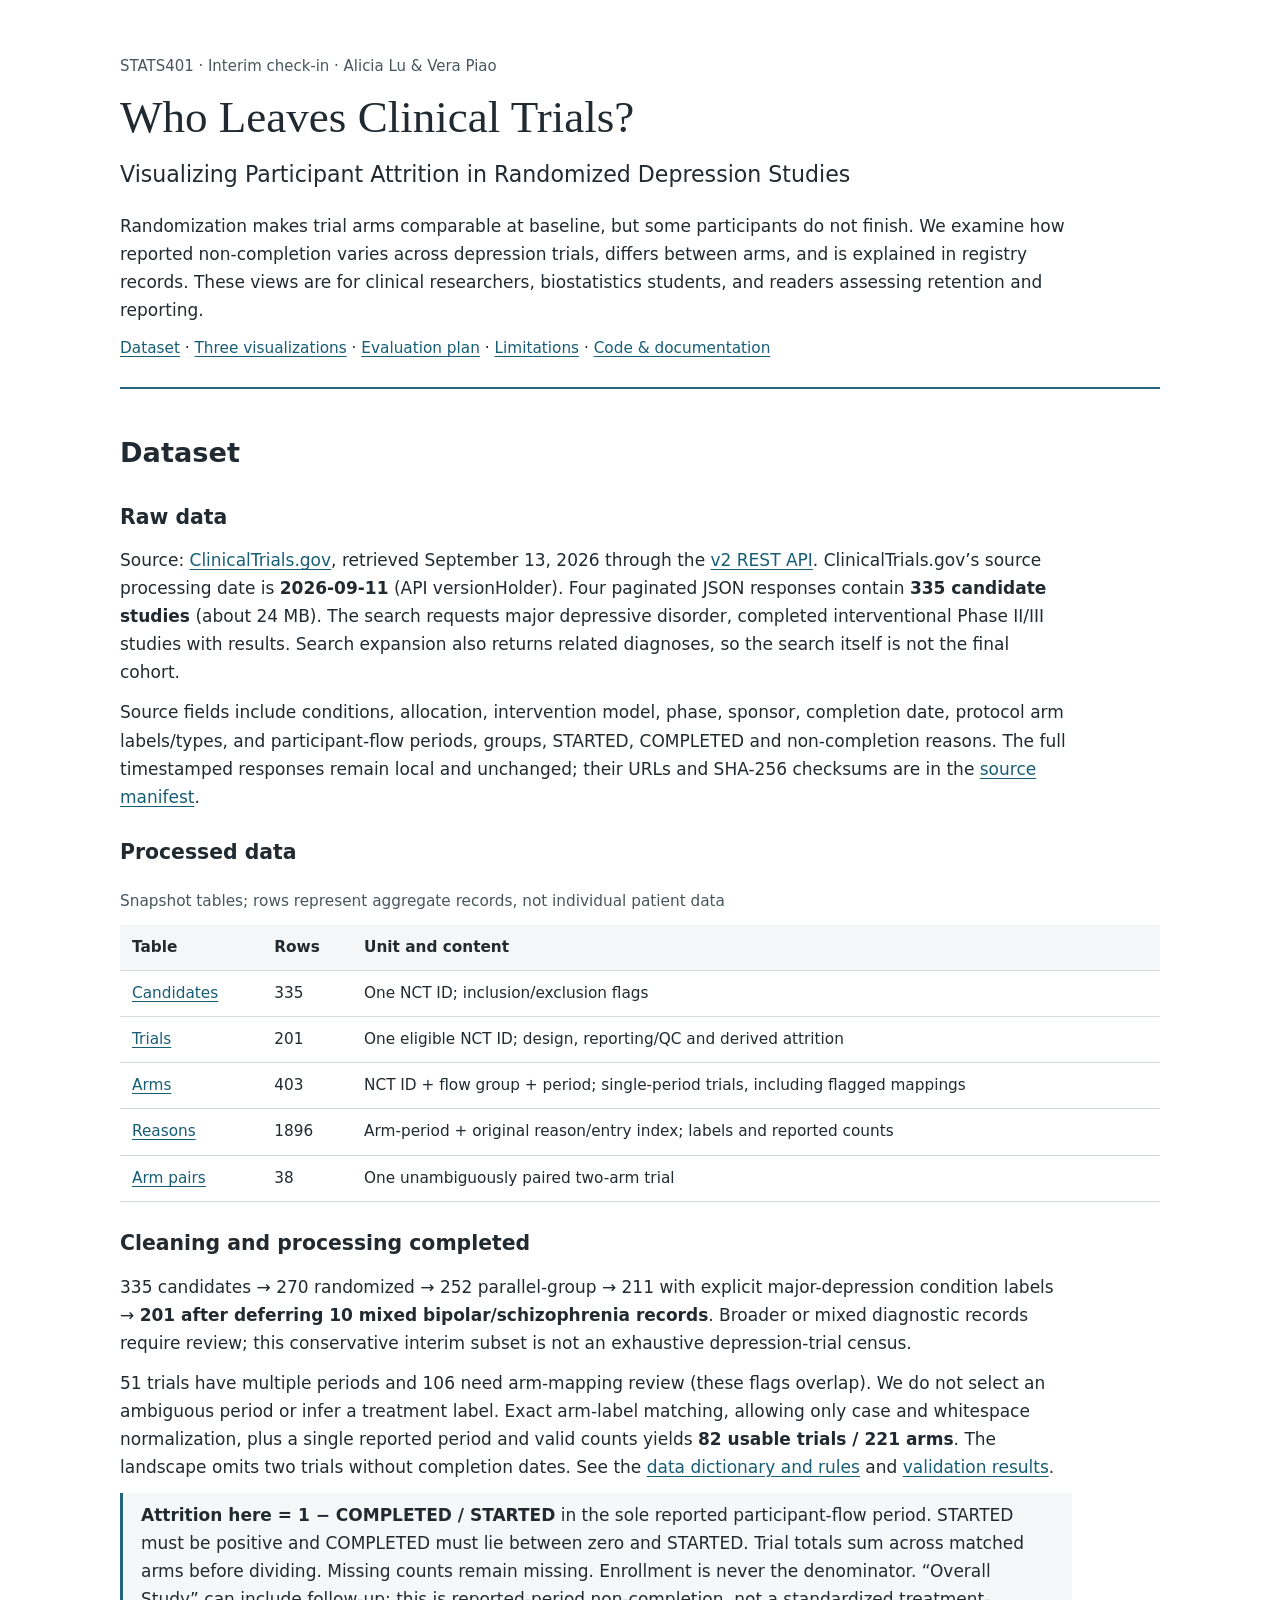
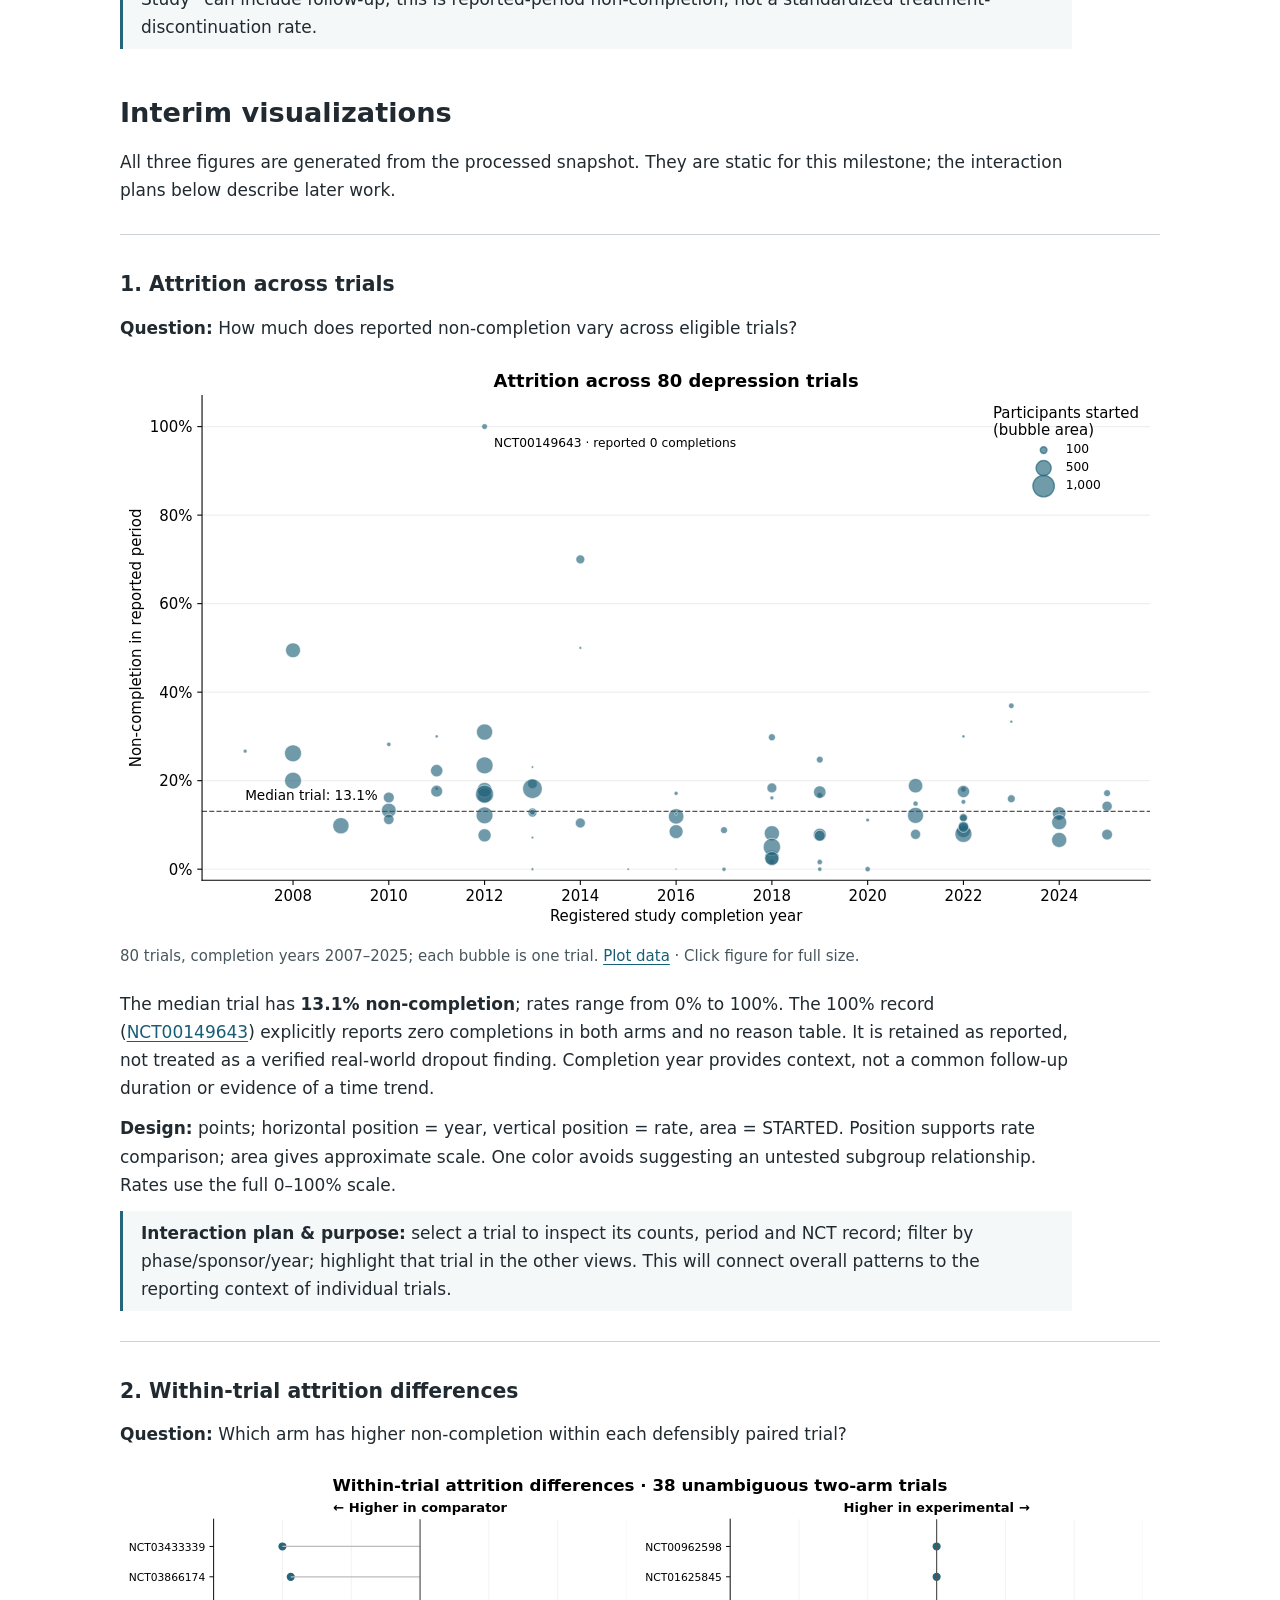
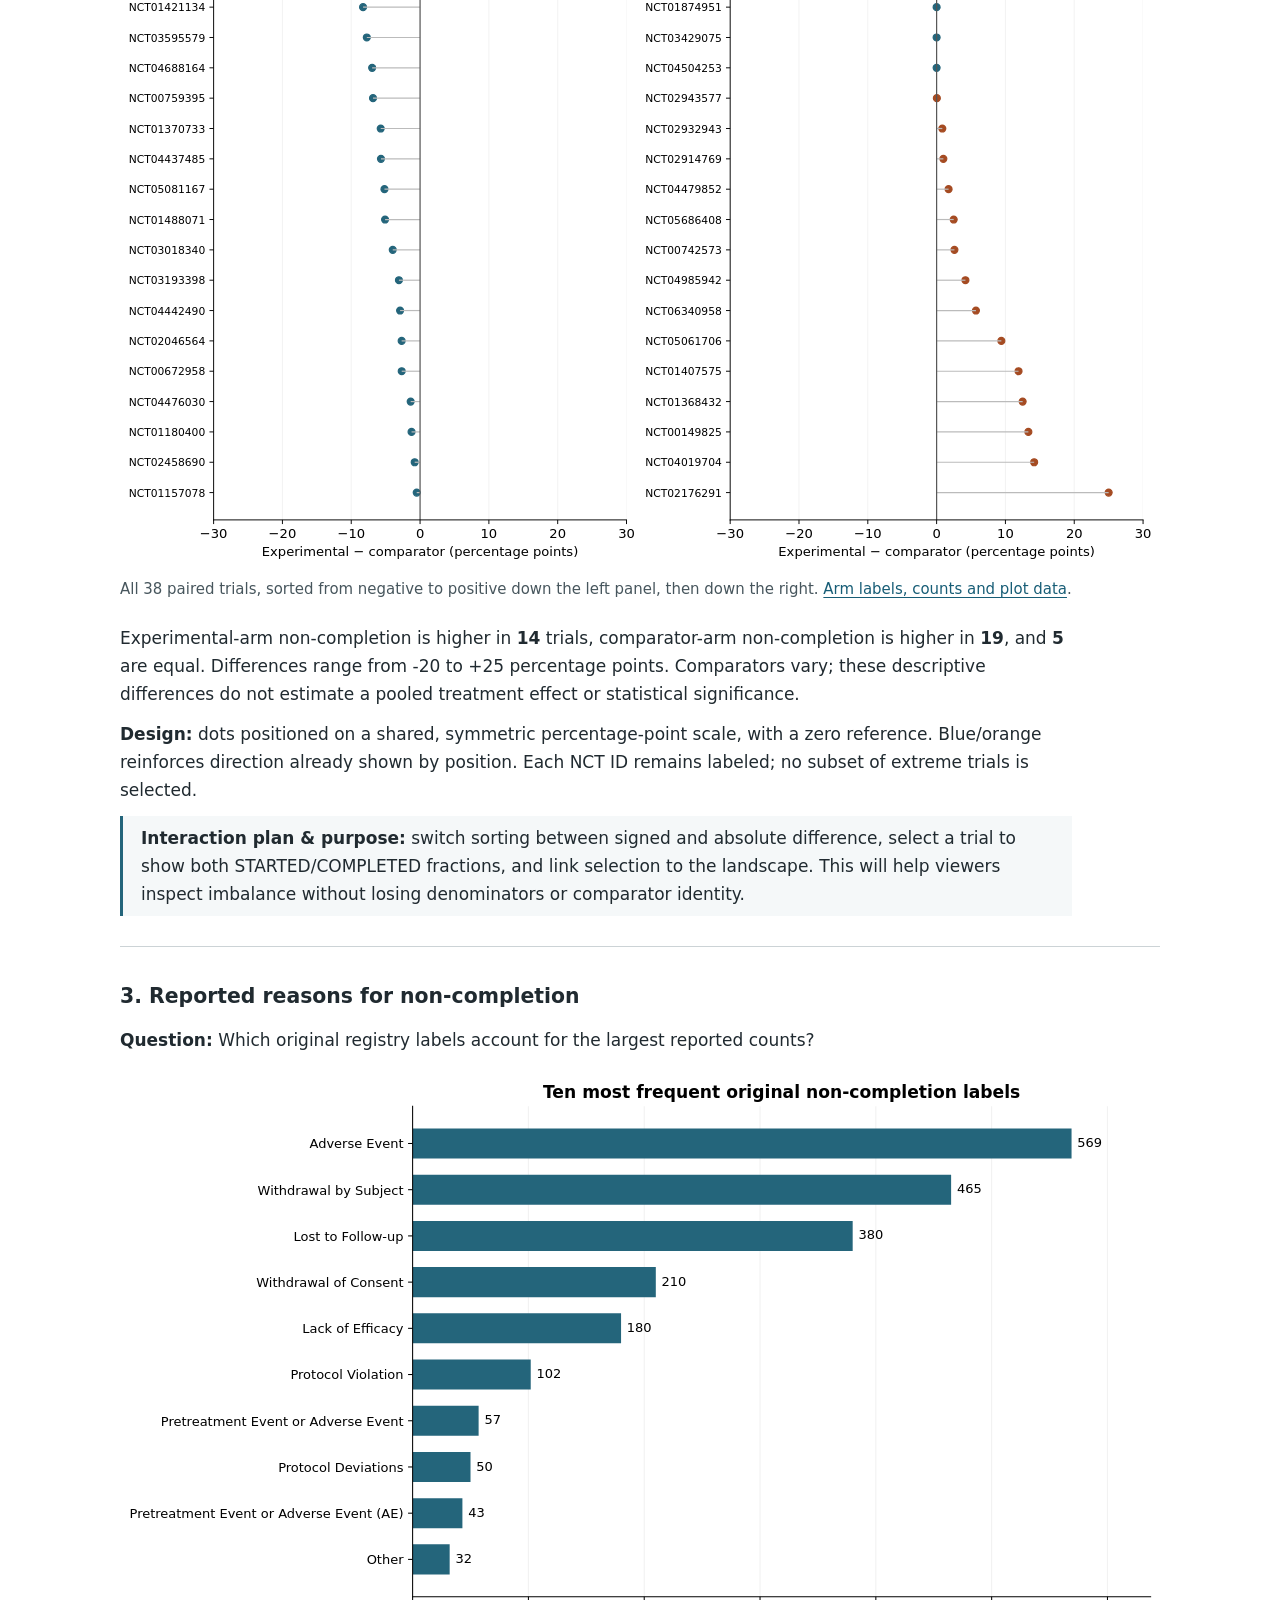
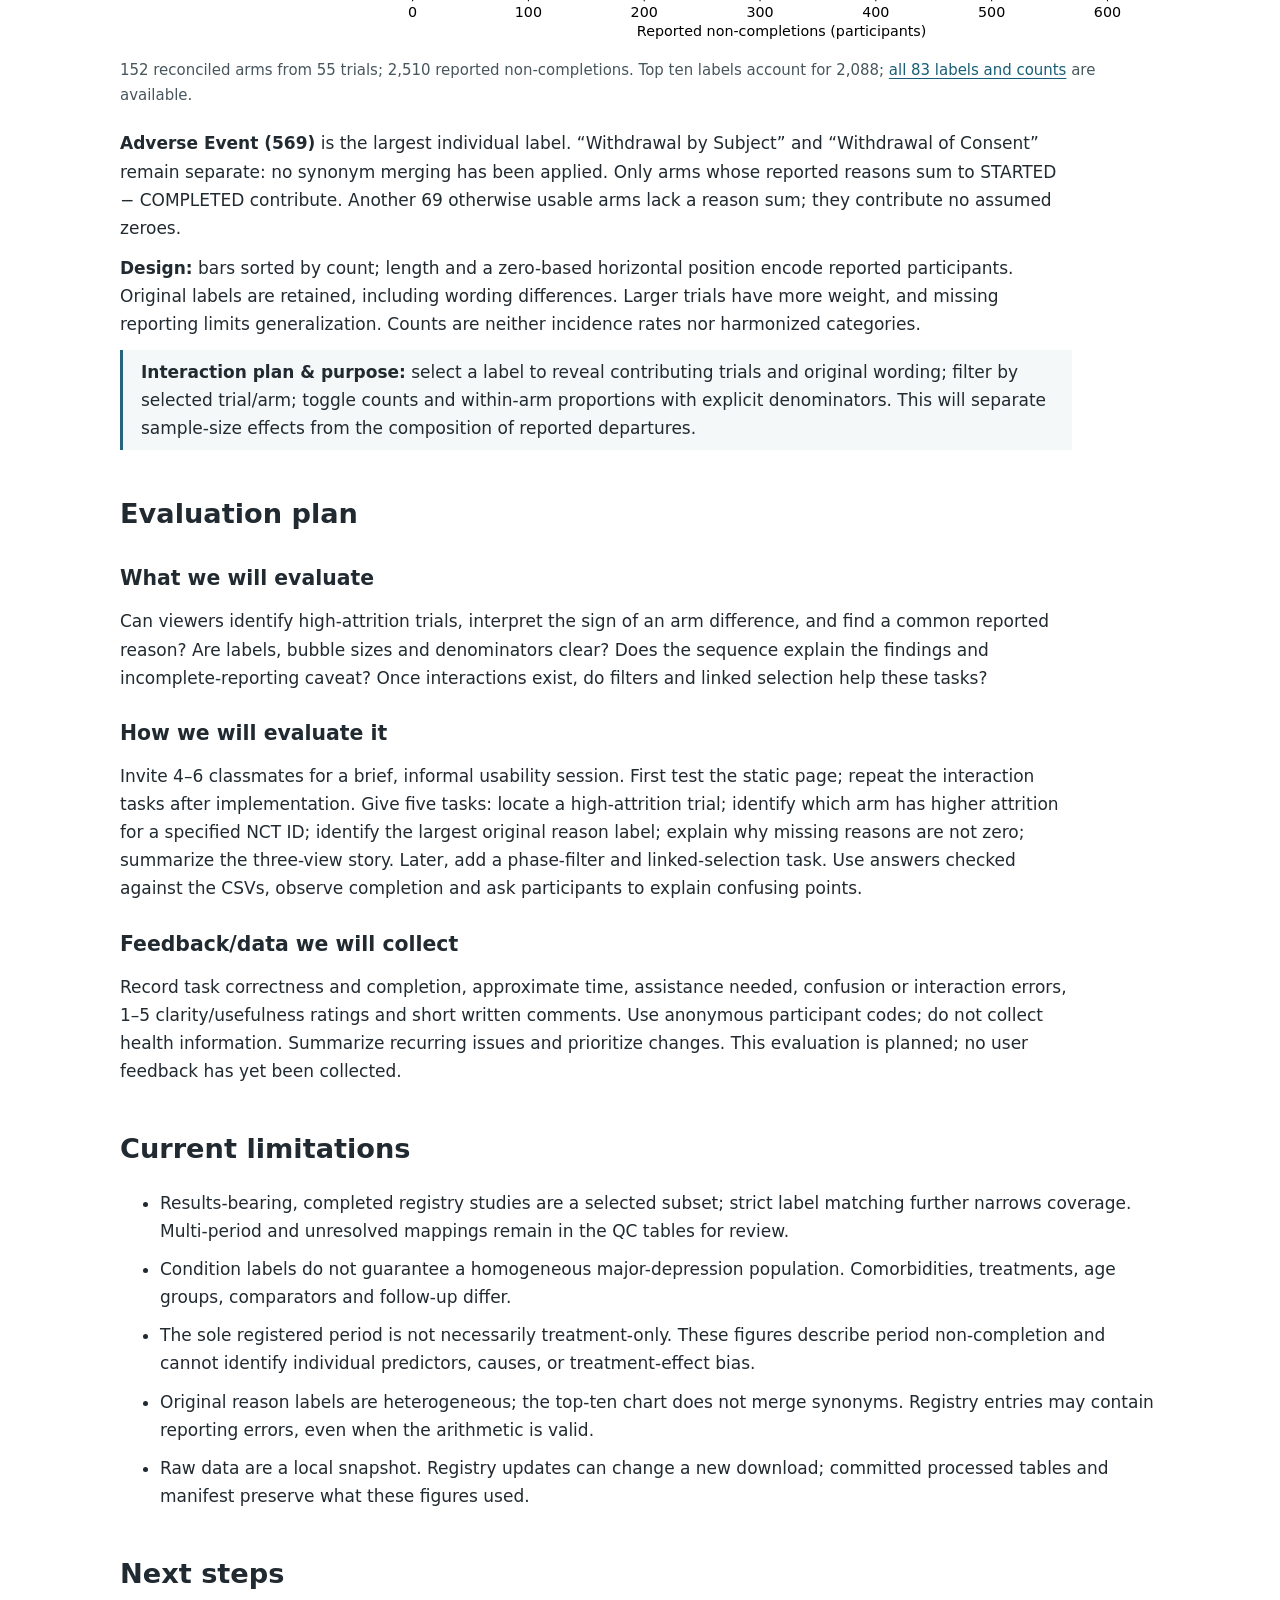
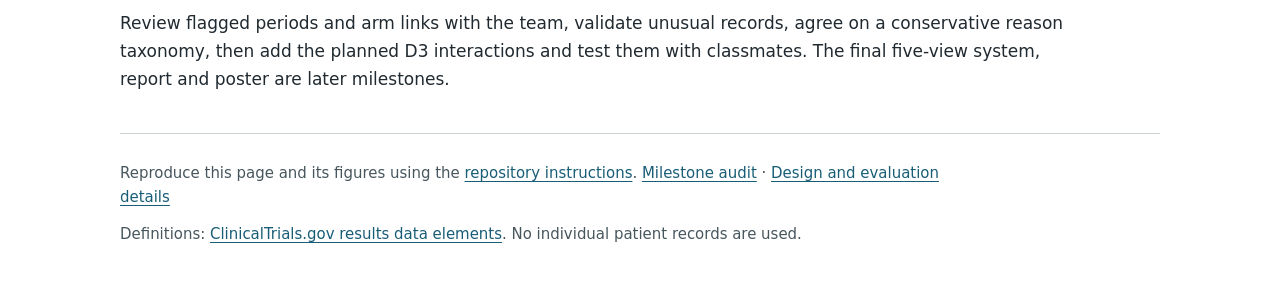
<file: index.html>
<!doctype html>
<html lang="en"><head><meta charset="utf-8"><meta name="viewport" content="width=device-width,initial-scale=1"><title>Who Leaves Clinical Trials? · STATS401 Interim Check-In</title><meta name="description" content="Three static views of participant attrition in randomized depression trials, with reproducible registry data and evaluation plans."><link rel="stylesheet" href="style.css"></head>
<body><main><header><p class="eyebrow">STATS401 · Interim check-in · Alicia Lu &amp; Vera Piao</p><h1>Who Leaves Clinical Trials?</h1><p class="subtitle">Visualizing Participant Attrition in Randomized Depression Studies</p><p>Randomization makes trial arms comparable at baseline, but some participants do not finish. We examine how reported non-completion varies across depression trials, differs between arms, and is explained in registry records. These views are for clinical researchers, biostatistics students, and readers assessing retention and reporting.</p><nav aria-label="Page sections"><a href="#dataset">Dataset</a> · <a href="#visualizations">Three visualizations</a> · <a href="#evaluation">Evaluation plan</a> · <a href="#limitations">Limitations</a> · <a href="https://github.com/AliciaLuGuyun/STATS401---Clinical-Trial-Attrition">Code &amp; documentation</a></nav></header>
<section id="dataset"><h2>Dataset</h2><h3>Raw data</h3><p>Source: <a href="https://clinicaltrials.gov/">ClinicalTrials.gov</a>, retrieved September 13, 2026 through the <a href="https://clinicaltrials.gov/data-api/api">v2 REST API</a>. ClinicalTrials.gov’s source processing date is <strong>2026-09-11</strong> (API versionHolder). Four paginated JSON responses contain <strong>335 candidate studies</strong> (about 24 MB). The search requests major depressive disorder, completed interventional Phase II/III studies with results. Search expansion also returns related diagnoses, so the search itself is not the final cohort.</p><p>Source fields include conditions, allocation, intervention model, phase, sponsor, completion date, protocol arm labels/types, and participant-flow periods, groups, STARTED, COMPLETED and non-completion reasons. The full timestamped responses remain local and unchanged; their URLs and SHA-256 checksums are in the <a href="data/processed/source_manifest.json">source manifest</a>.</p>
<h3>Processed data</h3><div class="table-wrap"><table><caption>Snapshot tables; rows represent aggregate records, not individual patient data</caption><thead><tr><th>Table</th><th>Rows</th><th>Unit and content</th></tr></thead><tbody><tr><td><a href="data/processed/candidates.csv">Candidates</a></td><td>335</td><td>One NCT ID; inclusion/exclusion flags</td></tr><tr><td><a href="data/processed/trials.csv">Trials</a></td><td>201</td><td>One eligible NCT ID; design, reporting/QC and derived attrition</td></tr><tr><td><a href="data/processed/arms.csv">Arms</a></td><td>403</td><td>NCT ID + flow group + period; single-period trials, including flagged mappings</td></tr><tr><td><a href="data/processed/reasons.csv">Reasons</a></td><td>1896</td><td>Arm-period + original reason/entry index; labels and reported counts</td></tr><tr><td><a href="data/processed/pairs.csv">Arm pairs</a></td><td>38</td><td>One unambiguously paired two-arm trial</td></tr></tbody></table></div>
<h3>Cleaning and processing completed</h3><p>335 candidates → 270 randomized → 252 parallel-group → 211 with explicit major-depression condition labels → <strong>201 after deferring 10 mixed bipolar/schizophrenia records</strong>. Broader or mixed diagnostic records require review; this conservative interim subset is not an exhaustive depression-trial census.</p><p>51 trials have multiple periods and 106 need arm-mapping review (these flags overlap). We do not select an ambiguous period or infer a treatment label. Exact arm-label matching, allowing only case and whitespace normalization, plus a single reported period and valid counts yields <strong>82 usable trials / 221 arms</strong>. The landscape omits two trials without completion dates. See the <a href="docs/DATA_DICTIONARY.md">data dictionary and rules</a> and <a href="data/processed/validation.json">validation results</a>.</p><p class="definition"><strong>Attrition here = 1 − COMPLETED / STARTED</strong> in the sole reported participant-flow period. STARTED must be positive and COMPLETED must lie between zero and STARTED. Trial totals sum across matched arms before dividing. Missing counts remain missing. Enrollment is never the denominator. “Overall Study” can include follow-up; this is reported-period non-completion, not a standardized treatment-discontinuation rate.</p></section>
<section id="visualizations"><h2>Interim visualizations</h2><p>All three figures are generated from the processed snapshot. They are static for this milestone; the interaction plans below describe later work.</p>
<article id="landscape"><h3>1. Attrition across trials</h3><p><strong>Question:</strong> How much does reported non-completion vary across eligible trials?</p><figure><a href="figures/01_attrition_landscape.svg" aria-label="Open attrition landscape at full size"><img src="figures/01_attrition_landscape.svg" alt="Scatterplot of 80 trials by completion year and non-completion percentage, with bubble area showing participants started. Median 13.1 percent; rates range from zero to 100 percent."></a><figcaption>80 trials, completion years 2007–2025; each bubble is one trial. <a href="data/processed/plot_landscape.csv">Plot data</a> · Click figure for full size.</figcaption></figure><p>The median trial has <strong>13.1% non-completion</strong>; rates range from 0% to 100%. The 100% record (<a href="https://clinicaltrials.gov/study/NCT00149643?tab=results">NCT00149643</a>) explicitly reports zero completions in both arms and no reason table. It is retained as reported, not treated as a verified real-world dropout finding. Completion year provides context, not a common follow-up duration or evidence of a time trend.</p><p><strong>Design:</strong> points; horizontal position = year, vertical position = rate, area = STARTED. Position supports rate comparison; area gives approximate scale. One color avoids suggesting an untested subgroup relationship. Rates use the full 0–100% scale.</p><p class="plan"><strong>Interaction plan &amp; purpose:</strong> select a trial to inspect its counts, period and NCT record; filter by phase/sponsor/year; highlight that trial in the other views. This will connect overall patterns to the reporting context of individual trials.</p></article>
<article id="differences"><h3>2. Within-trial attrition differences</h3><p><strong>Question:</strong> Which arm has higher non-completion within each defensibly paired trial?</p><figure><a href="figures/02_arm_differences.svg" aria-label="Open arm differences at full size"><img src="figures/02_arm_differences.svg" alt="Diverging dot plot of all 38 paired trials, sorted by experimental minus comparator attrition. Differences range from minus 20 to plus 25 percentage points."></a><figcaption>All 38 paired trials, sorted from negative to positive down the left panel, then down the right. <a href="data/processed/plot_pairs.csv">Arm labels, counts and plot data</a>.</figcaption></figure><p>Experimental-arm non-completion is higher in <strong>14</strong> trials, comparator-arm non-completion is higher in <strong>19</strong>, and <strong>5</strong> are equal. Differences range from -20 to +25 percentage points. Comparators vary; these descriptive differences do not estimate a pooled treatment effect or statistical significance.</p><p><strong>Design:</strong> dots positioned on a shared, symmetric percentage-point scale, with a zero reference. Blue/orange reinforces direction already shown by position. Each NCT ID remains labeled; no subset of extreme trials is selected.</p><p class="plan"><strong>Interaction plan &amp; purpose:</strong> switch sorting between signed and absolute difference, select a trial to show both STARTED/COMPLETED fractions, and link selection to the landscape. This will help viewers inspect imbalance without losing denominators or comparator identity.</p></article>
<article id="reasons"><h3>3. Reported reasons for non-completion</h3><p><strong>Question:</strong> Which original registry labels account for the largest reported counts?</p><figure><a href="figures/03_reported_reasons.svg" aria-label="Open reason chart at full size"><img src="figures/03_reported_reasons.svg" alt="Ranked horizontal bars showing the ten most frequent original reason labels. Adverse Event leads with 569, followed by Withdrawal by Subject with 465 and Lost to Follow-up with 380."></a><figcaption>152 reconciled arms from 55 trials; 2,510 reported non-completions. Top ten labels account for 2,088; <a href="data/processed/plot_reasons_all.csv">all 83 labels and counts</a> are available.</figcaption></figure><p><strong>Adverse Event (569)</strong> is the largest individual label. “Withdrawal by Subject” and “Withdrawal of Consent” remain separate: no synonym merging has been applied. Only arms whose reported reasons sum to STARTED − COMPLETED contribute. Another 69 otherwise usable arms lack a reason sum; they contribute no assumed zeroes.</p><p><strong>Design:</strong> bars sorted by count; length and a zero-based horizontal position encode reported participants. Original labels are retained, including wording differences. Larger trials have more weight, and missing reporting limits generalization. Counts are neither incidence rates nor harmonized categories.</p><p class="plan"><strong>Interaction plan &amp; purpose:</strong> select a label to reveal contributing trials and original wording; filter by selected trial/arm; toggle counts and within-arm proportions with explicit denominators. This will separate sample-size effects from the composition of reported departures.</p></article></section>
<section id="evaluation"><h2>Evaluation plan</h2><h3>What we will evaluate</h3><p>Can viewers identify high-attrition trials, interpret the sign of an arm difference, and find a common reported reason? Are labels, bubble sizes and denominators clear? Does the sequence explain the findings and incomplete-reporting caveat? Once interactions exist, do filters and linked selection help these tasks?</p><h3>How we will evaluate it</h3><p>Invite 4–6 classmates for a brief, informal usability session. First test the static page; repeat the interaction tasks after implementation. Give five tasks: locate a high-attrition trial; identify which arm has higher attrition for a specified NCT ID; identify the largest original reason label; explain why missing reasons are not zero; summarize the three-view story. Later, add a phase-filter and linked-selection task. Use answers checked against the CSVs, observe completion and ask participants to explain confusing points.</p><h3>Feedback/data we will collect</h3><p>Record task correctness and completion, approximate time, assistance needed, confusion or interaction errors, 1–5 clarity/usefulness ratings and short written comments. Use anonymous participant codes; do not collect health information. Summarize recurring issues and prioritize changes. This evaluation is planned; no user feedback has yet been collected.</p></section>
<section id="limitations"><h2>Current limitations</h2><ul><li>Results-bearing, completed registry studies are a selected subset; strict label matching further narrows coverage. Multi-period and unresolved mappings remain in the QC tables for review.</li><li>Condition labels do not guarantee a homogeneous major-depression population. Comorbidities, treatments, age groups, comparators and follow-up differ.</li><li>The sole registered period is not necessarily treatment-only. These figures describe period non-completion and cannot identify individual predictors, causes, or treatment-effect bias.</li><li>Original reason labels are heterogeneous; the top-ten chart does not merge synonyms. Registry entries may contain reporting errors, even when the arithmetic is valid.</li><li>Raw data are a local snapshot. Registry updates can change a new download; committed processed tables and manifest preserve what these figures used.</li></ul><h2>Next steps</h2><p>Review flagged periods and arm links with the team, validate unusual records, agree on a conservative reason taxonomy, then add the planned D3 interactions and test them with classmates. The final five-view system, report and poster are later milestones.</p></section>
<footer><p>Reproduce this page and its figures using the <a href="https://github.com/AliciaLuGuyun/STATS401---Clinical-Trial-Attrition#readme">repository instructions</a>. <a href="docs/INTERIM_AUDIT.md">Milestone audit</a> · <a href="docs/VISUALIZATION_DESIGN.md">Design and evaluation details</a></p><p>Definitions: <a href="https://clinicaltrials.gov/policy/results-definitions">ClinicalTrials.gov results data elements</a>. No individual patient records are used.</p></footer></main></body></html>
</file>
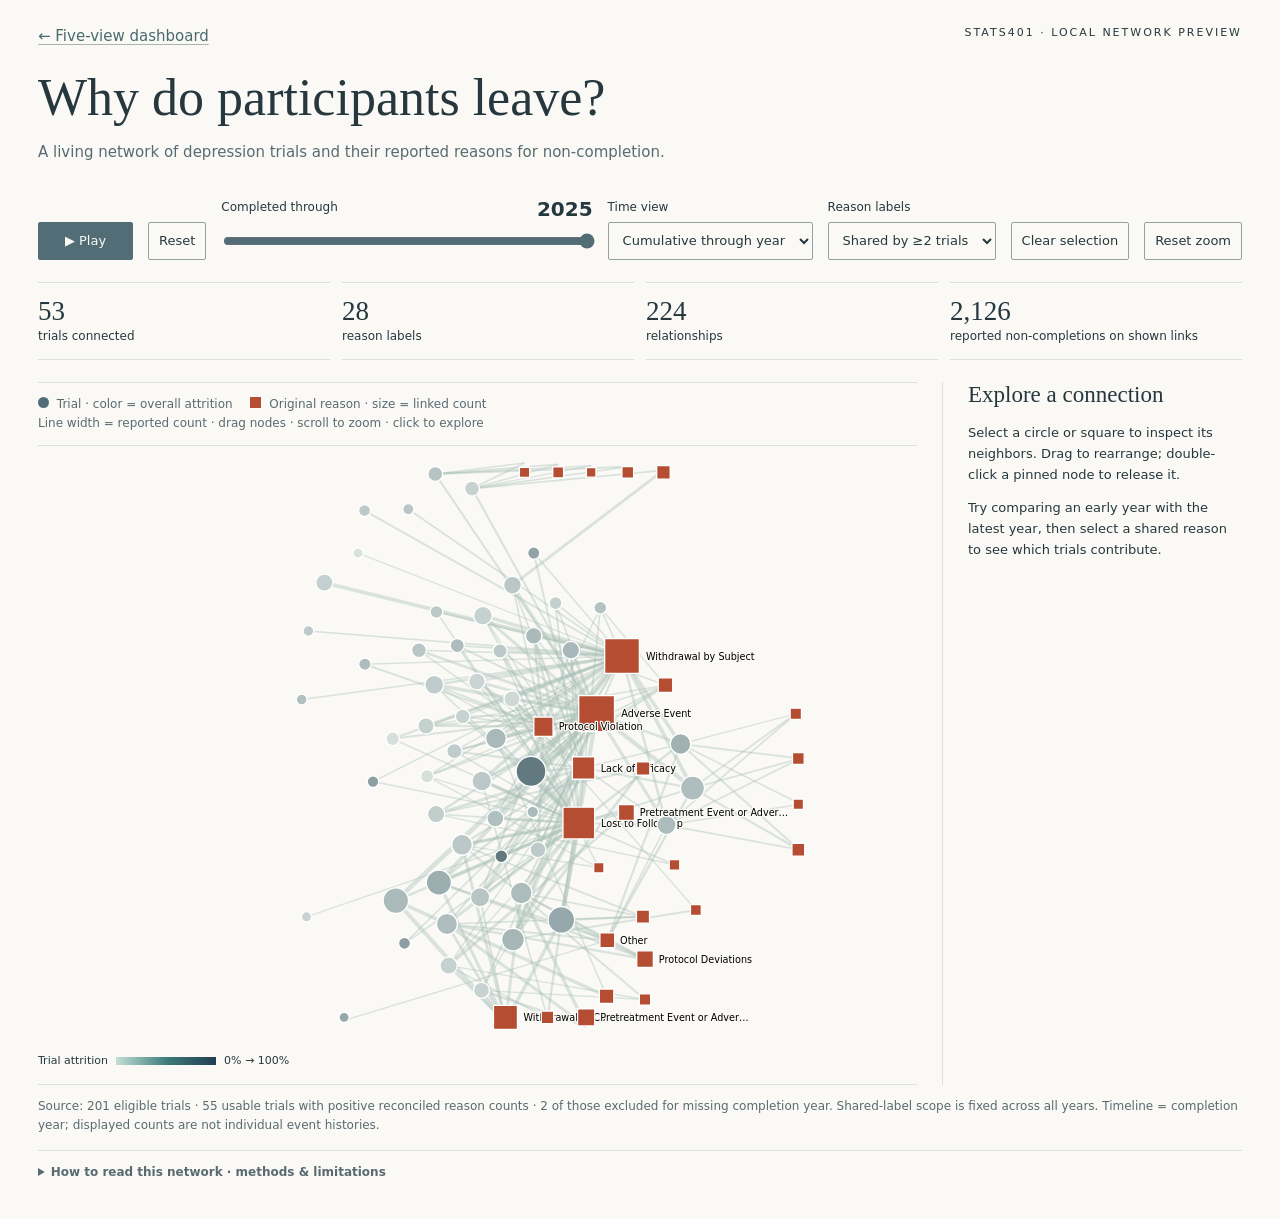
<file: dynamic-network/index.html>
<!doctype html><html lang="en"><meta charset="utf-8"><meta name="viewport" content="width=device-width,initial-scale=1"><title>Why do participants leave? · Dynamic network</title><link rel="stylesheet" href="style.css"><link rel="stylesheet" href="dashboard-theme.css"><script defer src="embed.js"></script><script defer src="../five-view/vendor/d3.v7.min.js"></script><script defer src="app.js"></script><body><header><a href="../five-view/">← Five-view dashboard</a><span>STATS401 · LOCAL NETWORK PREVIEW</span><h1>Why do participants leave?</h1><p>A living network of depression trials and their reported reasons for non-completion.</p></header><main><section class="controls"><button id="play">▶ Play</button><button id="reset">Reset</button><label class="timeline">Completed through <strong id="year-label"></strong><input id="year" type="range" step="1" aria-label="Completion year"></label><label>Time view<select id="time-mode"><option value="cumulative">Cumulative through year</option><option value="annual">Selected year only</option></select></label><label>Reason labels<select id="scope"><option value="shared">Shared by ≥2 trials</option><option value="all">All original labels</option></select></label><button id="clear">Clear selection</button><button id="fit">Reset zoom</button></section><section class="stats" aria-live="polite"><div><strong id="trials">0</strong> trials connected</div><div><strong id="reasons">0</strong> reason labels</div><div><strong id="links">0</strong> relationships</div><div><strong id="counts">0</strong> reported non-completions on shown links</div></section><div class="workspace"><section class="canvas"><div class="legend"><span class="dot"></span> Trial · color = overall attrition <span class="square"></span> Original reason · size = linked count<br>Line width = reported count · drag nodes · scroll to zoom · click to explore</div><svg id="network" viewBox="0 0 1000 690" role="img" aria-label="Dynamic bipartite network of trials and reported non-completion reasons"></svg><p id="empty" hidden>No matching relationships in this year. Move the timeline or show all labels.</p><div class="color-key">Trial attrition <i></i> 0% → 100%</div></section><aside><h2 id="detail-title">Explore a connection</h2><div id="detail"><p>Click a trial circle or a reason square to highlight its neighbors and inspect the reported counts.</p><p>The timeline adds trials by completion year. It does not reconstruct when participants left.</p></div></aside></div><p id="coverage" class="note"></p><details><summary>How to read this network · methods & limitations</summary><p>Each edge joins a trial to an exact original reason label, summing positive counts only across that trial’s reconciled arms. Only usable trials with valid arm counts and reason sums equal to non-completions contribute. Zero counts are not edges. A missing edge is not evidence of zero withdrawals. No synonym merging or inferred relationships are used.</p><p>“Shared” labels occur in at least two trials in the full dated network; this fixed membership keeps the timeline comparable. Counts and node sizes update with the displayed time window. Counts reflect study size and reporting practices, not comparative risk. Overall trial attrition colors use all usable arms, while edges can represent only the subset of reconciled arms.</p><p>Time means trial completion year, not withdrawal date or publication date. Missing years are excluded and counted below. Force-layout distances have no analytical meaning. Positions persist between years; dragging pins a node until double-clicked. The existing source datasets are unchanged.</p><p><a href="../data/processed/reasons.csv">Original reason rows</a> · <a href="../data/analysis/trial_metrics.csv">Trial metrics</a> · <a href="../docs/DATA_DICTIONARY.md">Data dictionary</a></p></details></main></body></html>
</file>
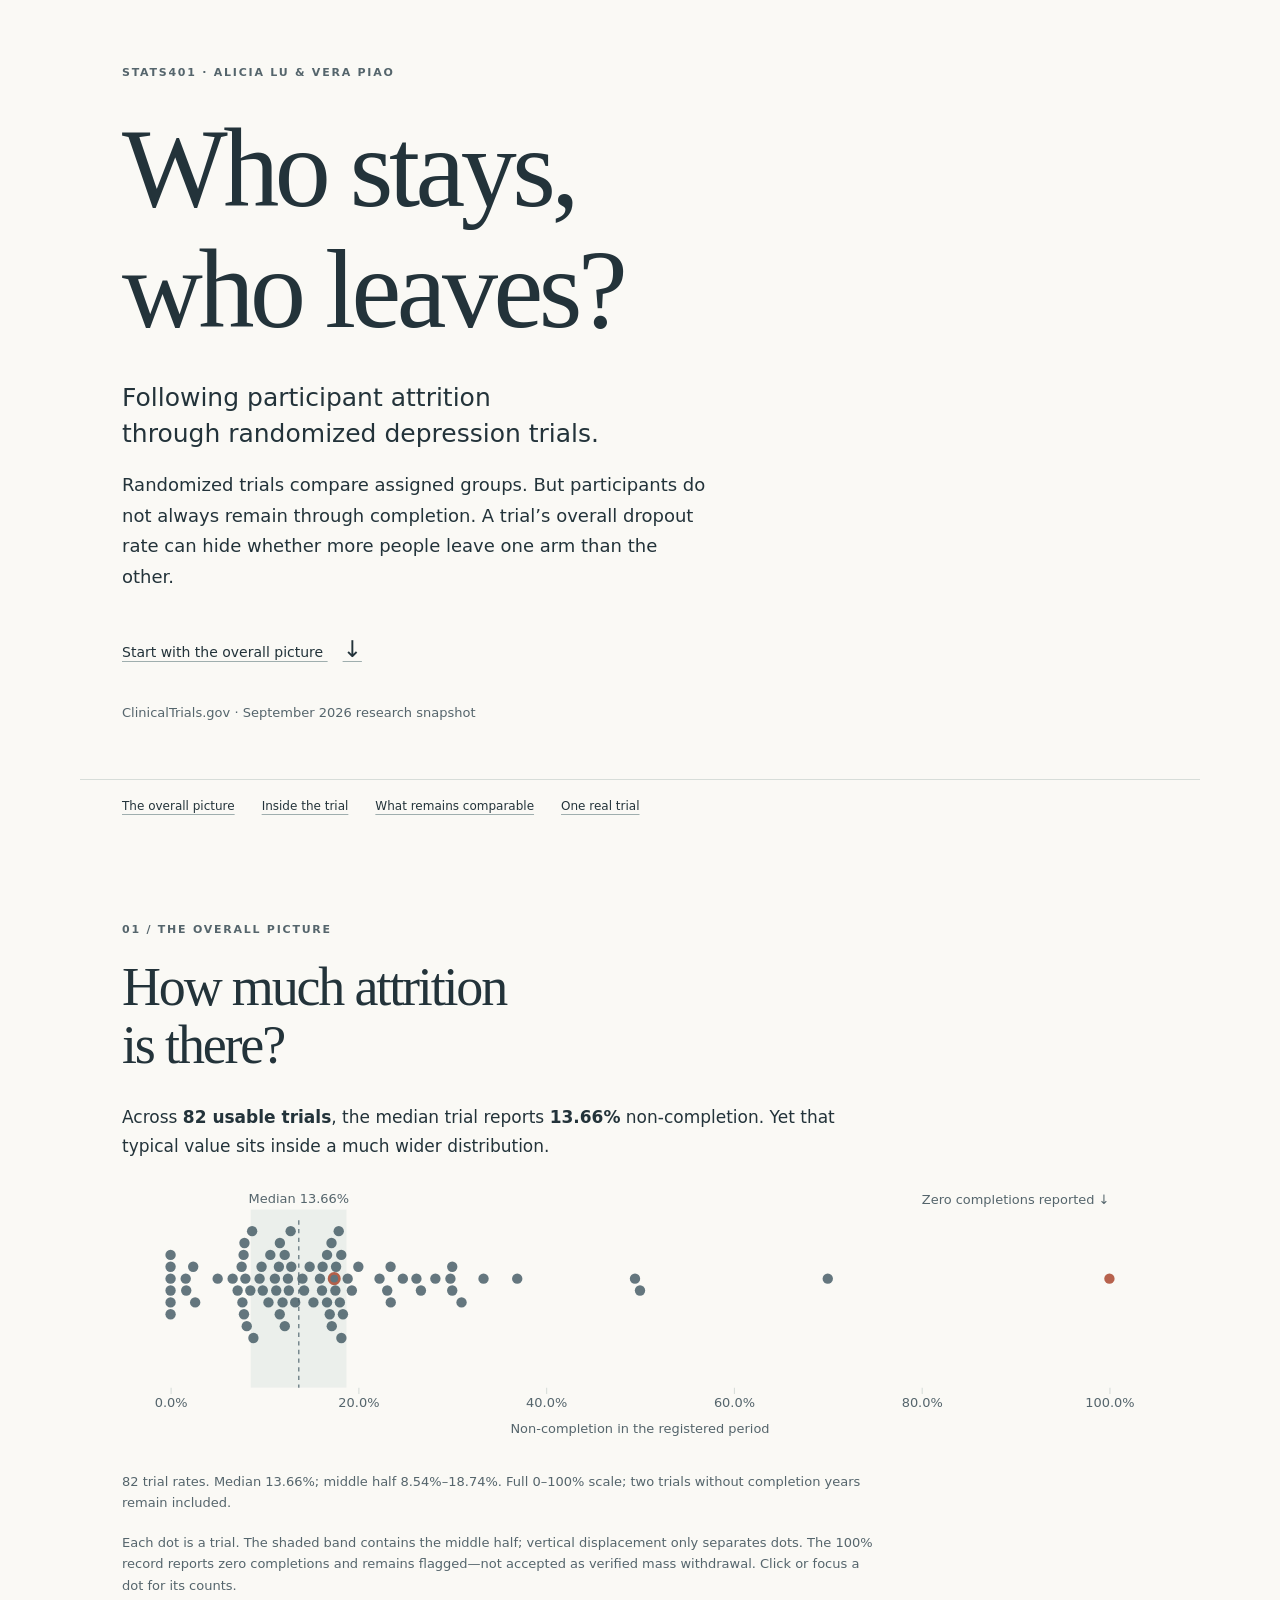
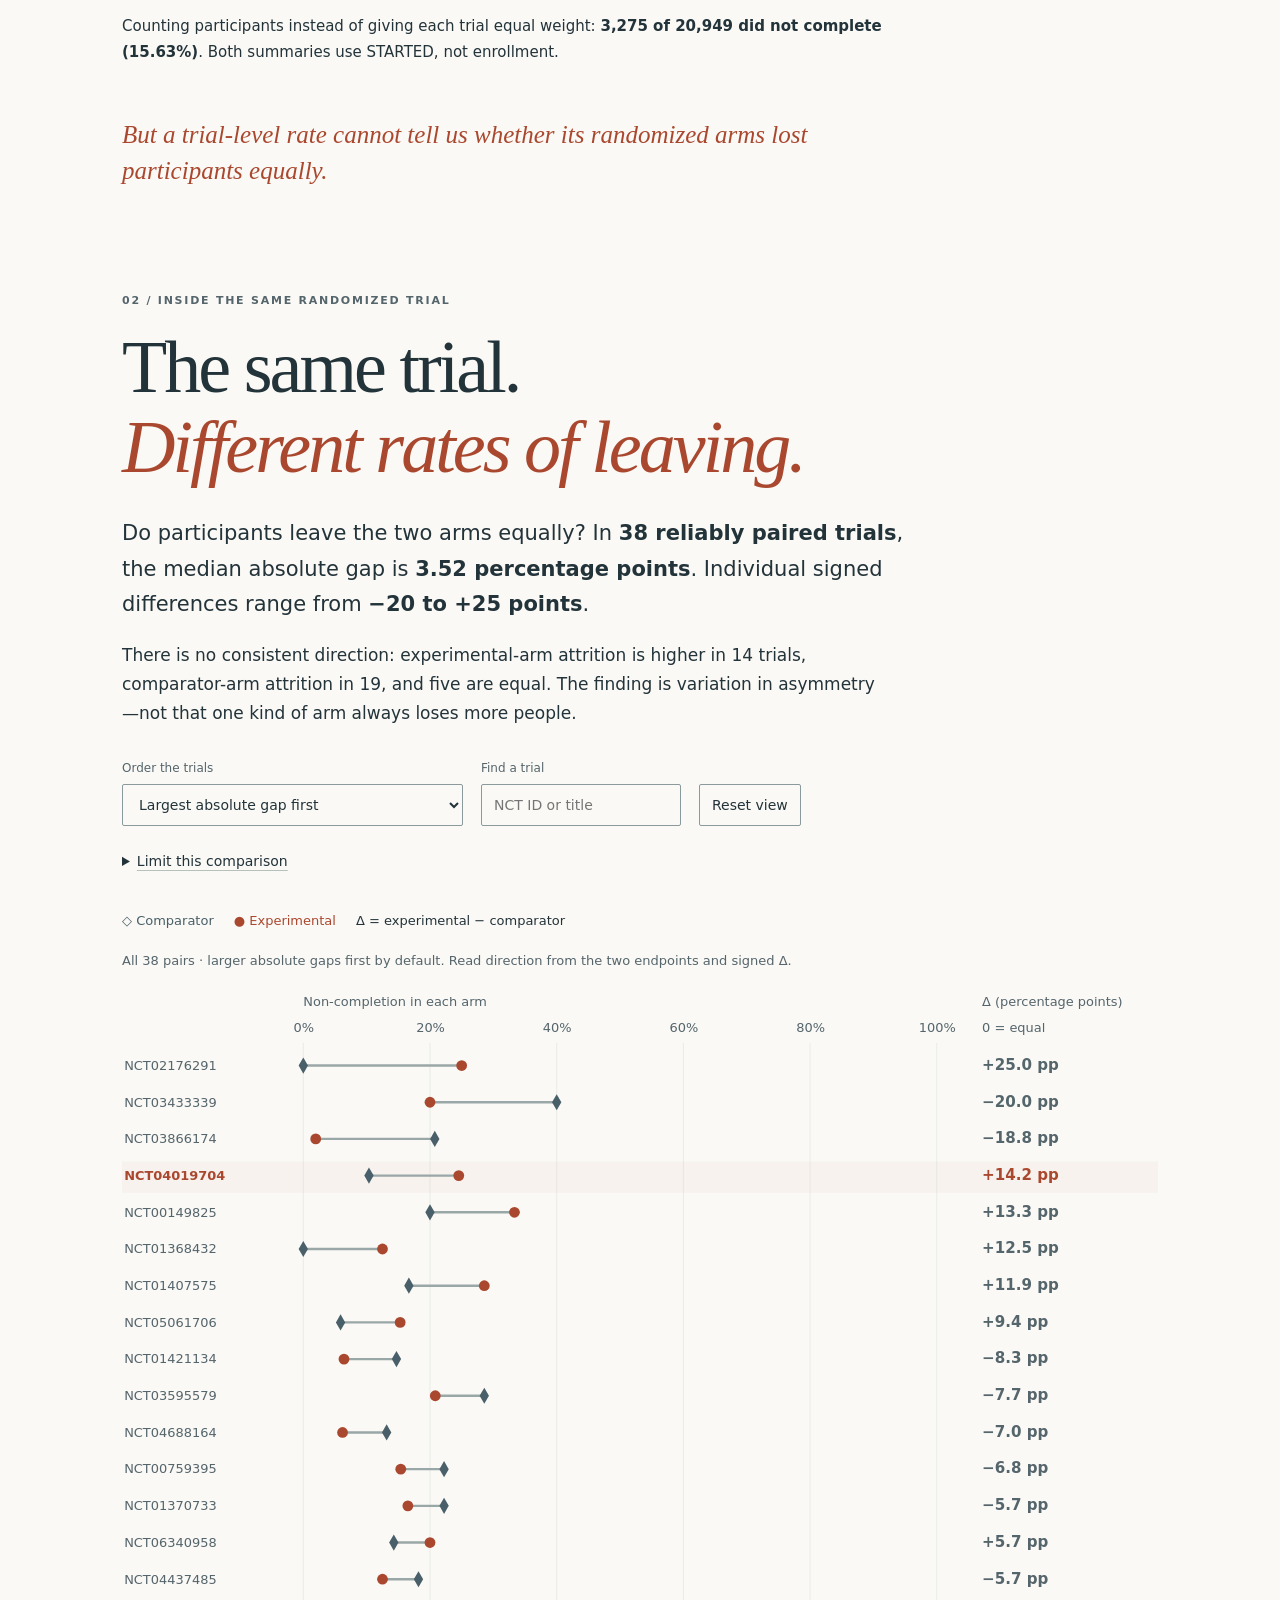
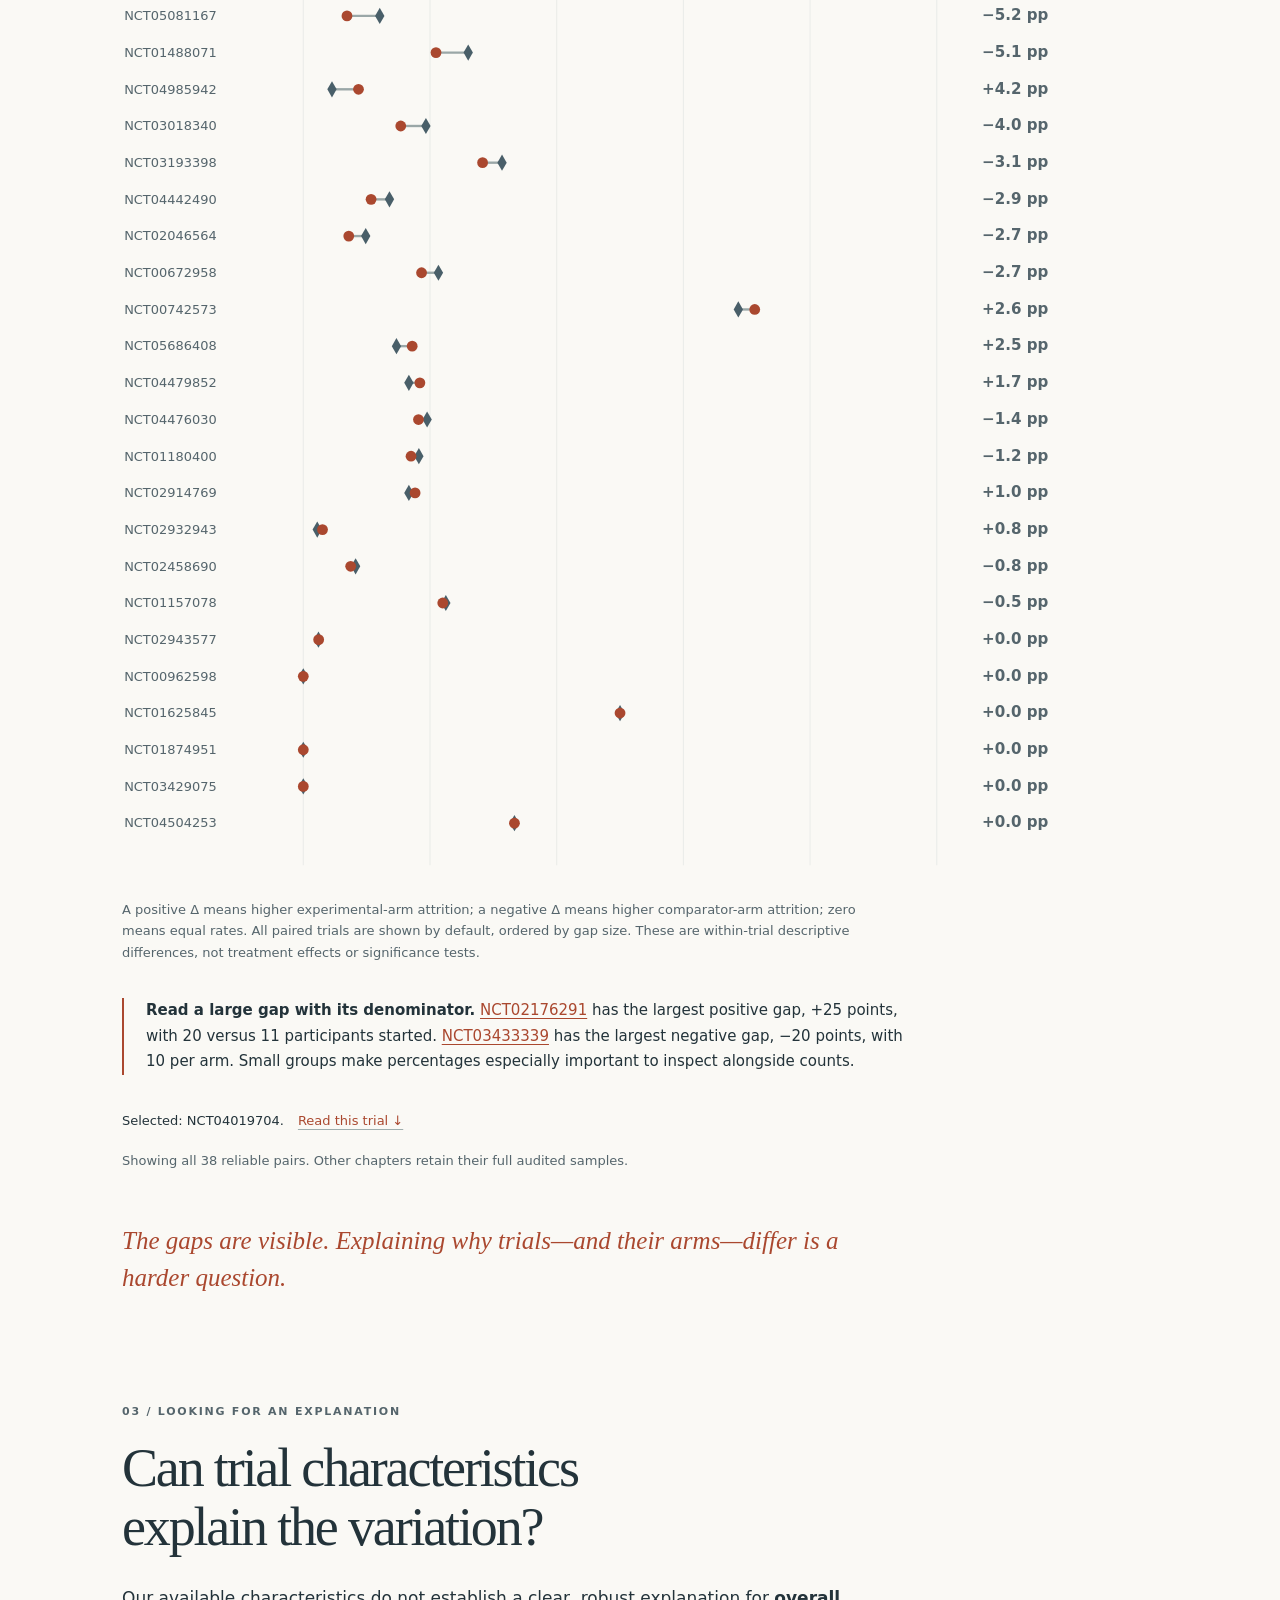
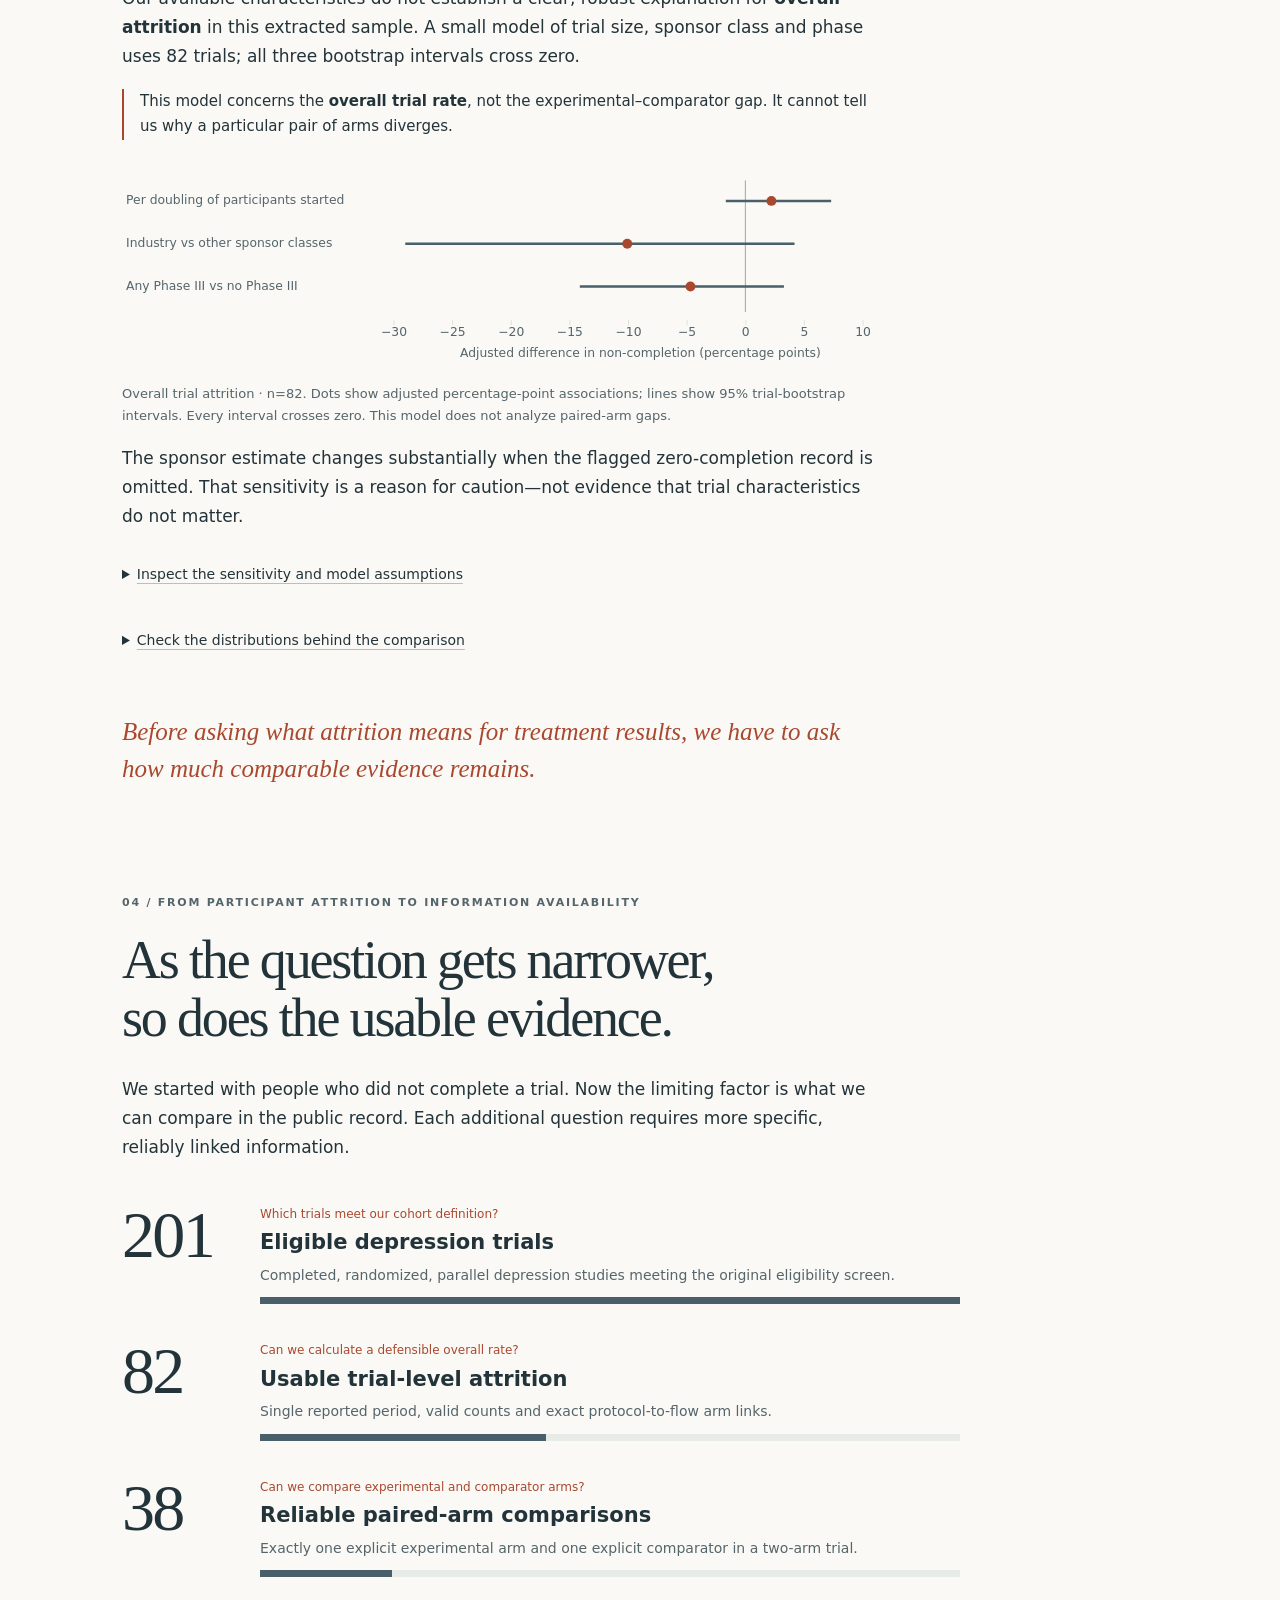
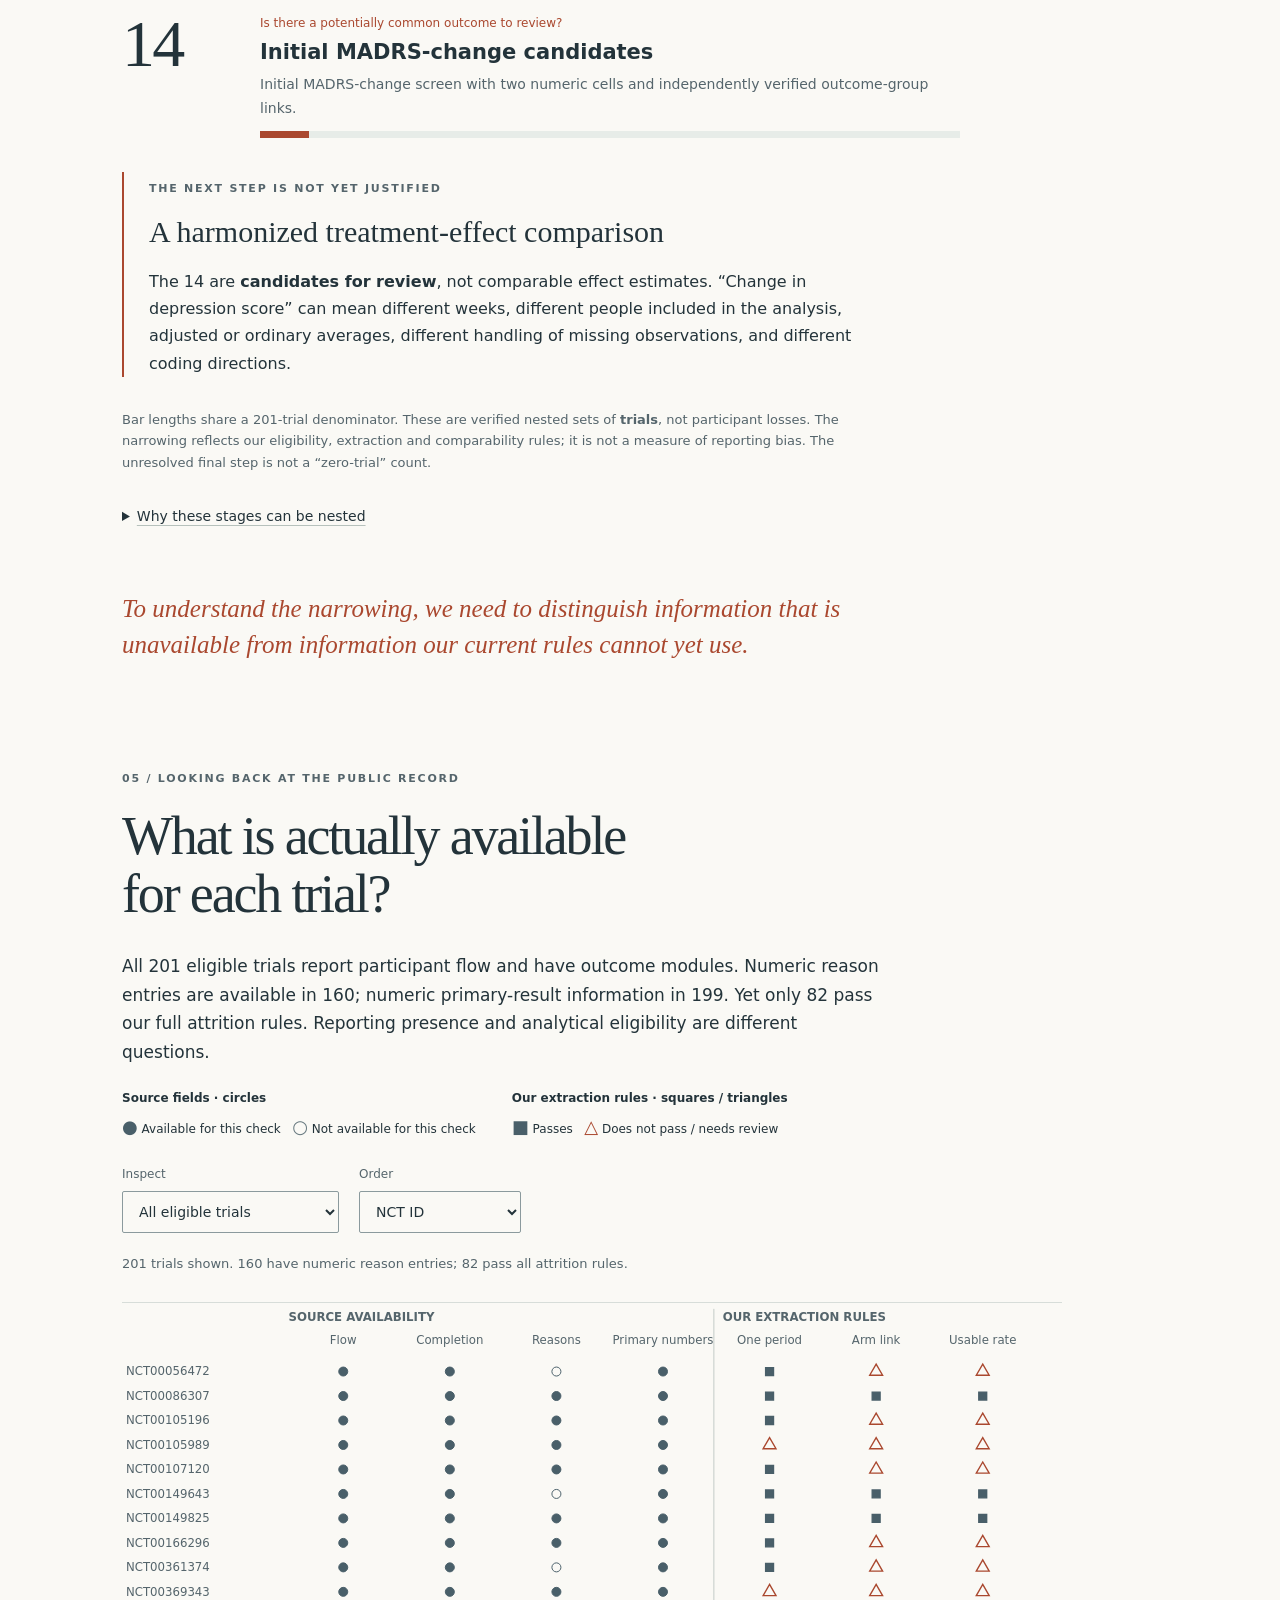
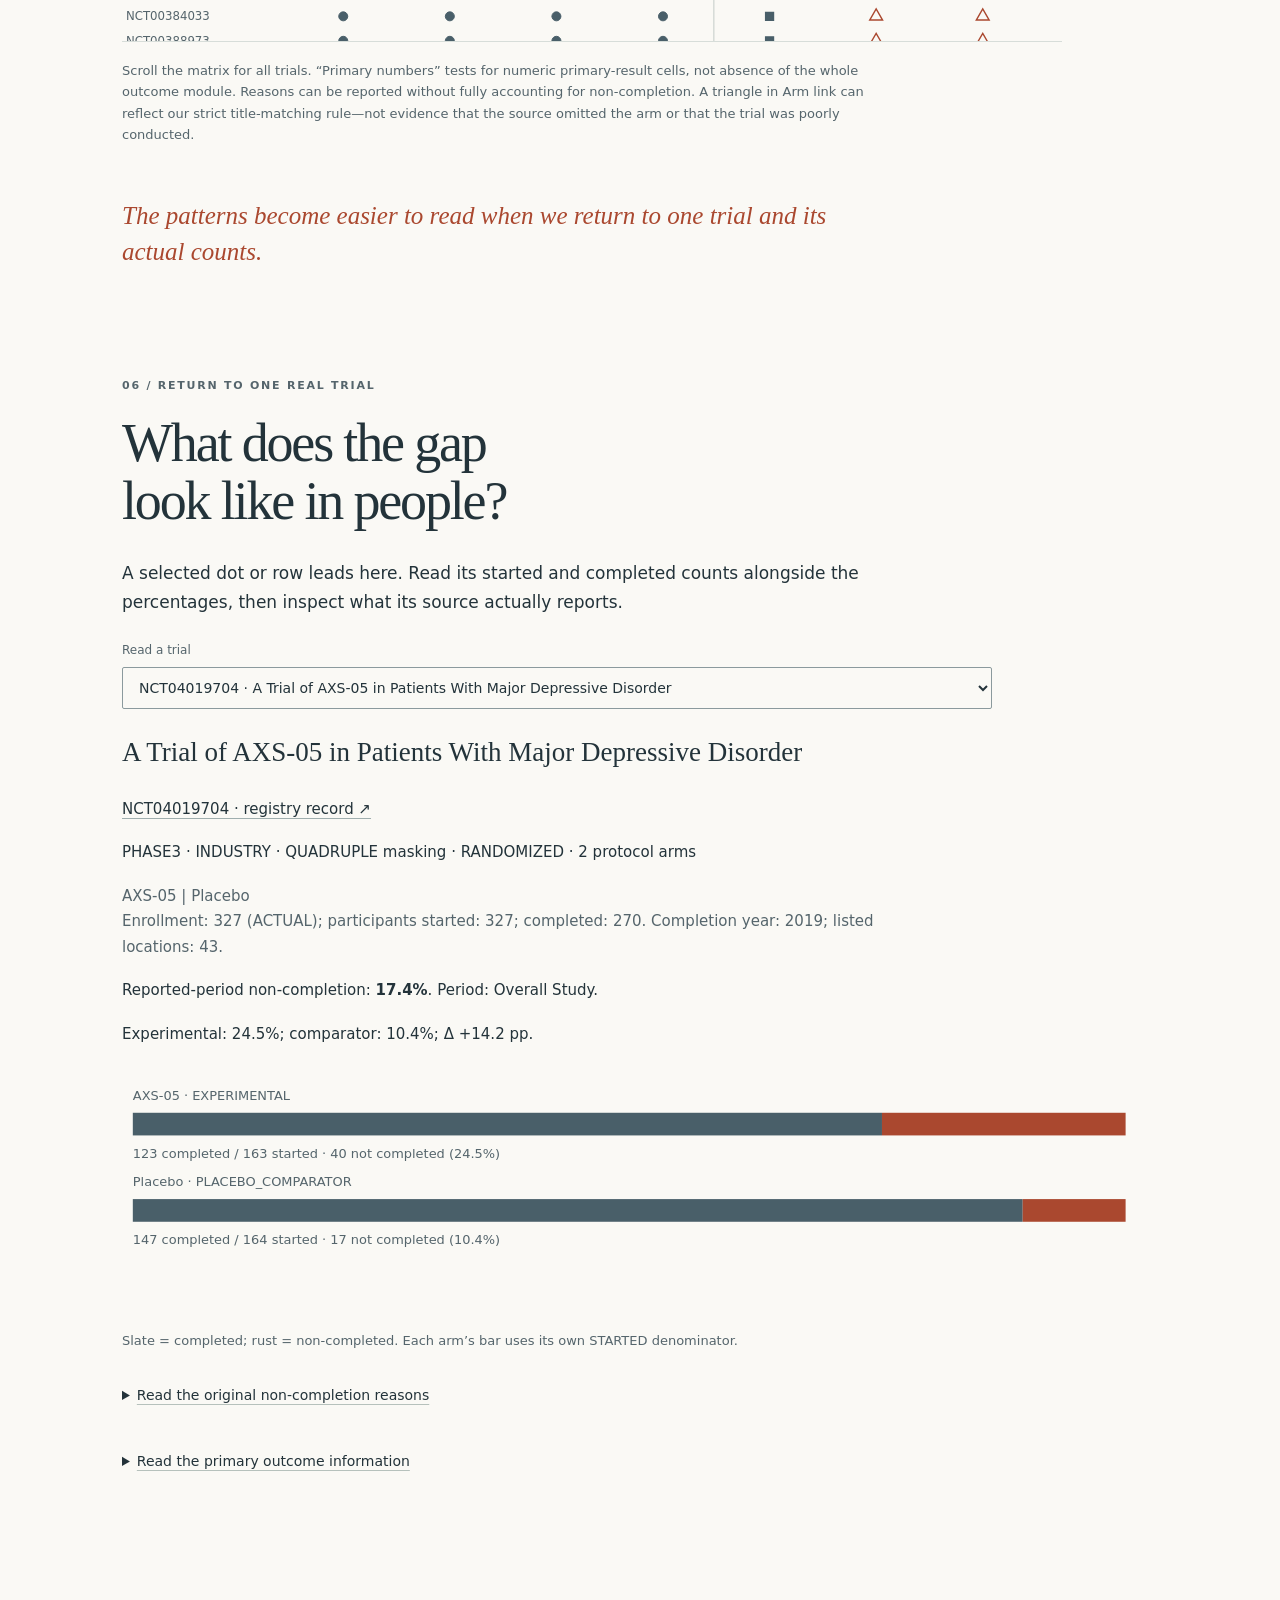
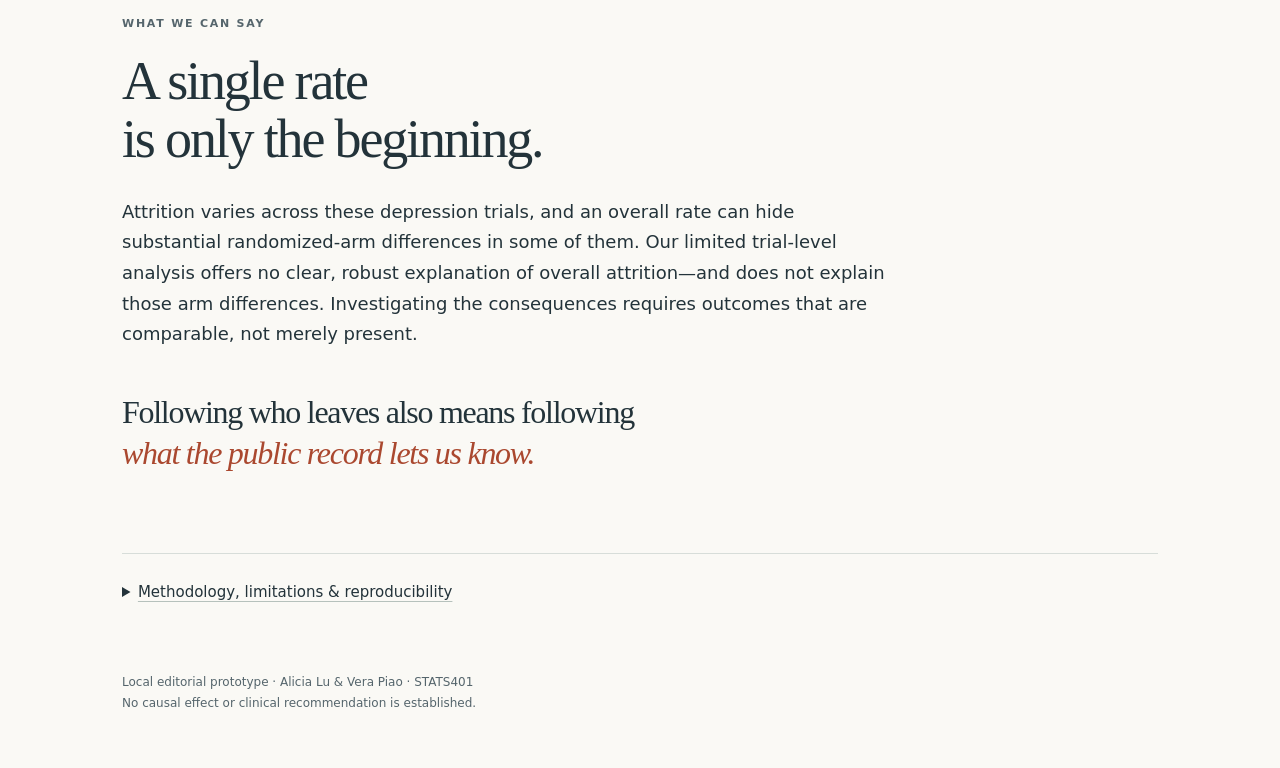
<file: editorial-2026-09-28/index.html>
<!doctype html>
<html lang="en"><head><meta charset="utf-8"><meta name="viewport" content="width=device-width, initial-scale=1"><title>Who Stays, Who Leaves? · Depression trials</title><link rel="stylesheet" href="style.css"><script defer src="vendor/d3.v7.min.js"></script><script defer src="app.js"></script></head>
<body><a class="skip" href="#landscape">Skip to the story</a>
<header class="opening"><div class="eyebrow">STATS401 · Alicia Lu & Vera Piao</div><h1>Who stays,<br>who leaves?</h1><p class="deck">Following participant attrition<br>through randomized depression trials.</p><p class="opening-copy">Randomized trials compare assigned groups. But participants do not always remain through completion. A trial’s overall dropout rate can hide whether more people leave one arm than the other.</p><a class="begin" href="#landscape">Start with the overall picture <span aria-hidden="true">↓</span></a><p id="headline" class="source" role="status">ClinicalTrials.gov · September 2026 research snapshot</p></header>
<nav aria-label="Story chapters"><a href="#landscape">The overall picture</a><a href="#pairs">Inside the trial</a><a href="#evidence">What remains comparable</a><a href="#spotlight">One real trial</a></nav>
<main>
<section id="landscape" class="act"><div class="eyebrow">01 / The overall picture</div><h2>How much attrition<br>is there?</h2><p>Across <strong>82 usable trials</strong>, the median trial reports <strong data-claim="median">13.66%</strong> non-completion. Yet that typical value sits inside a much wider distribution.</p><div id="distribution" class="chart distribution-chart"></div><p id="distribution-note" class="caption"></p><p class="caption">Each dot is a trial. The shaded band contains the middle half; vertical displacement only separates dots. The 100% record reports zero completions and remains flagged—not accepted as verified mass withdrawal. Click or focus a dot for its counts.</p><p class="denominator-note">Counting participants instead of giving each trial equal weight: <strong data-claim="pooled">3,275 of 20,949 did not complete (15.63%)</strong>. Both summaries use STARTED, not enrollment.</p><p class="transition">But a trial-level rate cannot tell us whether its randomized arms lost participants equally.</p></section>

<section id="pairs" class="act hero"><div class="eyebrow">02 / Inside the same randomized trial</div><h2>The same trial.<br><em>Different rates of leaving.</em></h2><p class="hero-lead">Do participants leave the two arms equally? In <strong>38 reliably paired trials</strong>, the median absolute gap is <strong data-claim="gap">3.52 percentage points</strong>. Individual signed differences range from <strong data-claim="range">−20 to +25 points</strong>.</p><p>There is no consistent direction: experimental-arm attrition is higher in 14 trials, comparator-arm attrition in 19, and five are equal. The finding is variation in asymmetry—not that one kind of arm always loses more people.</p>
<div class="hero-tools"><label>Order the trials<select id="pair-sort"><option value="absolute">Largest absolute gap first</option><option value="signed">Experimental higher → comparator higher</option><option value="id">NCT ID</option></select></label><label>Find a trial<input id="search" type="search" placeholder="NCT ID or title"></label><button id="reset">Reset view</button></div>
<details class="quiet-controls" id="pair-filters"><summary>Limit this comparison</summary><div class="local-controls"><label>Phase<select id="phase"><option value="">All phases</option></select></label><label>Comparator type<select id="comparator"><option value="">All comparator types</option></select></label></div><p class="caption">These filters affect only the paired comparison. The overview, evidence stages and model retain their full audited samples.</p></details>
<p class="legend"><span class="comp">◇ Comparator</span><span class="exp">● Experimental</span><span>Δ = experimental − comparator</span></p><p id="pair-note" class="caption" role="status"></p><div id="dumbbell" class="chart hero-chart"></div>
<p class="caption">A positive Δ means higher experimental-arm attrition; a negative Δ means higher comparator-arm attrition; zero means equal rates. All paired trials are shown by default, ordered by gap size. These are within-trial descriptive differences, not treatment effects or significance tests.</p>
<div class="example-note"><p><strong>Read a large gap with its denominator.</strong> <button class="text-button" data-select-trial="NCT02176291">NCT02176291</button> has the largest positive gap, +25 points, with 20 versus 11 participants started. <button class="text-button" data-select-trial="NCT03433339">NCT03433339</button> has the largest negative gap, −20 points, with 10 per arm. Small groups make percentages especially important to inspect alongside counts.</p></div>
<div class="selection-line"><span id="selection-status" role="status"></span><a id="spotlight-link" href="#spotlight">Read this trial ↓</a></div><p id="filter-status" class="caption" role="status"></p>
<p class="transition">The gaps are visible. Explaining why trials—and their arms—differ is a harder question.</p></section>

<section id="groups" class="act supporting"><div class="eyebrow">03 / Looking for an explanation</div><h2>Can trial characteristics<br>explain the variation?</h2><p>Our available characteristics do not establish a clear, robust explanation for <strong>overall attrition</strong> in this extracted sample. A small model of trial size, sponsor class and phase uses 82 trials; all three bootstrap intervals cross zero.</p><p class="scope-note">This model concerns the <strong>overall trial rate</strong>, not the experimental–comparator gap. It cannot tell us why a particular pair of arms diverges.</p>
<div id="coefficients" class="chart compact-chart"></div><p id="model-note" class="caption"></p><p>The sponsor estimate changes substantially when the flagged zero-completion record is omitted. That sensitivity is a reason for caution—not evidence that trial characteristics do not matter.</p>
<details id="model-evidence"><summary>Inspect the sensitivity and model assumptions</summary><label>Show estimates for<select id="model-version"><option value="all_usable">All 82 usable trials</option><option value="omit_zero_completions">81 trials: omit the flagged record</option></select></label><p class="caption">Equal-trial OLS: overall attrition in percentage points, with log₂(STARTED), industry versus other sponsor classes, and any Phase III versus no Phase III. Intervals are 95% percentile intervals from 2,000 trial-bootstrap resamples, seed 401. No variable selection or predictive evaluation. Sparse categories, unmeasured differences and extraction selection limit interpretation.</p></details>
<details id="context-evidence"><summary>Check the distributions behind the comparison</summary><label>Context<select id="group-by"><option value="phase">Phase</option><option value="sponsor_class">Sponsor class</option></select></label><p id="group-note" class="caption"></p><div id="subgroups" class="chart"></div><p class="caption">Labels show usable / eligible trials. Median ticks appear only for n ≥ 5; all individual records remain visible. Industry trials pass extraction in 52/155 cases, versus 28/43 for OTHER: the extracted sample is selective.</p></details>
<p class="transition">Before asking what attrition means for treatment results, we have to ask how much comparable evidence remains.</p></section>

<section id="evidence" class="act evidence"><div class="eyebrow">04 / From participant attrition to information availability</div><h2>As the question gets narrower,<br>so does the usable evidence.</h2><p>We started with people who did not complete a trial. Now the limiting factor is what we can compare in the public record. Each additional question requires more specific, reliably linked information.</p><ol id="eligibility-stages" class="eligibility-stages" aria-label="Verified nested analytical cohorts"></ol>
<div class="evidence-stop"><span class="eyebrow">The next step is not yet justified</span><h3>A harmonized treatment-effect comparison</h3><p>The 14 are <strong>candidates for review</strong>, not comparable effect estimates. “Change in depression score” can mean different weeks, different people included in the analysis, adjusted or ordinary averages, different handling of missing observations, and different coding directions.</p></div>
<p class="caption">Bar lengths share a 201-trial denominator. These are verified nested sets of <strong>trials</strong>, not participant losses. The narrowing reflects our eligibility, extraction and comparability rules; it is not a measure of reporting bias. The unresolved final step is not a “zero-trial” count.</p>
<details id="funnel-proof"><summary>Why these stages can be nested</summary><p id="lineage-note"></p><p>All 38 paired trials have numeric primary-result information. The obstacle is not simply missing results: results can exist without answering the same question. <a href="eligibility.json">NCT membership and source checksums</a> · <a href="../data/analysis/outcome_review_candidates.csv">14-candidate review queue</a>.</p></details>
<p class="transition">To understand the narrowing, we need to distinguish information that is unavailable from information our current rules cannot yet use.</p></section>

<section id="reporting" class="act supporting"><div class="eyebrow">05 / Looking back at the public record</div><h2>What is actually available<br>for each trial?</h2><p>All 201 eligible trials report participant flow and have outcome modules. Numeric reason entries are available in 160; numeric primary-result information in 199. Yet only 82 pass our full attrition rules. Reporting presence and analytical eligibility are different questions.</p>
<div class="matrix-key"><p><strong>Source fields · circles</strong><br><span class="source-yes">●</span> Available for this check &nbsp; <span class="source-no">○</span> Not available for this check</p><p><strong>Our extraction rules · squares / triangles</strong><br><span class="rule-yes">■</span> Passes &nbsp; <span class="rule-review">△</span> Does not pass / needs review</p></div>
<div class="local-controls"><label>Inspect<select id="report-status"><option value="all">All eligible trials</option><option value="usable">Usable attrition</option><option value="review">Needs extraction review</option></select></label><label>Order<select id="report-sort"><option value="id">NCT ID</option><option value="year">Completion year</option></select></label></div><p id="report-note" class="caption"></p><div id="matrix" class="chart matrix-chart"></div><p class="caption">Scroll the matrix for all trials. “Primary numbers” tests for numeric primary-result cells, not absence of the whole outcome module. Reasons can be reported without fully accounting for non-completion. A triangle in Arm link can reflect our strict title-matching rule—not evidence that the source omitted the arm or that the trial was poorly conducted.</p><p class="transition">The patterns become easier to read when we return to one trial and its actual counts.</p></section>

<section id="spotlight" class="act spotlight"><div class="eyebrow">06 / Return to one real trial</div><h2>What does the gap<br>look like in people?</h2><p>A selected dot or row leads here. Read its started and completed counts alongside the percentages, then inspect what its source actually reports.</p><label class="trial-picker">Read a trial<select id="trial-select"></select></label><div id="trial-detail" aria-live="polite"></div><div id="flow" class="chart"></div><p class="caption">Slate = completed; rust = non-completed. Each arm’s bar uses its own STARTED denominator.</p>
<details id="reason-details"><summary>Read the original non-completion reasons</summary><label>Display<select id="reason-mode"><option value="count">Reported counts</option><option value="share">Share of non-completions, reconciled arms only</option></select></label><div id="reason-detail"></div></details><details id="outcome-details"><summary>Read the primary outcome information</summary><div id="outcome-detail"></div></details></section>

<section id="conclusion" class="closing"><div class="eyebrow">What we can say</div><h2>A single rate<br>is only the beginning.</h2><p>Attrition varies across these depression trials, and an overall rate can hide substantial randomized-arm differences in some of them. Our limited trial-level analysis offers no clear, robust explanation of overall attrition—and does not explain those arm differences. Investigating the consequences requires outcomes that are comparable, not merely present.</p><p class="last-line">Following who leaves also means following<br><em>what the public record lets us know.</em></p></section>

<details id="methods" class="methods"><summary>Methodology, limitations & reproducibility</summary><div class="method-copy"><h3>Source and scope</h3><p>ClinicalTrials.gov v2 API, retrieved September 13, 2026; source processing September 11. Four immutable local JSON pages, 335 candidate studies, 201 eligible studies. Completed interventional studies with Phase II/III present, randomized parallel design, structured results and explicit major-depression labels; mixed bipolar/schizophrenia labels deferred. This is a selected registry cohort, not a census. <a href="../docs/EXTENDED_DATA_DICTIONARY.md">Field-level definitions</a>.</p>
<h3>Rates, periods and mappings</h3><p>Attrition = 1 − COMPLETED/STARTED, with positive STARTED and valid participant counts; aggregate arm counts before dividing. STARTED is not automatically number randomized. Enrollment differs from STARTED in 11 usable trials and is never substituted. The sole reported period can include follow-up. 51 trials have multiple periods; 106 need protocol/flow arm-mapping review; these categories overlap. No ambiguous period is selected. Exact label matches allow only case/whitespace normalization and must form a bijection.</p><p>Paired contrasts require exactly two groups, one explicitly EXPERIMENTAL and one explicit placebo, active, sham or no-intervention comparator. Registry types—not row order—define roles. NCT00149643 reports zero completions and is retained as a flagged anomaly, with a separate sensitivity analysis. Counts can be arithmetically valid without a resolved interpretation.</p>
<h3>Missingness and selection</h3><p>Missing values remain missing. Reasons are not synonym-merged; shares require the complete arm reason sum to reconcile with non-completions. 152 usable arms across 55 trials have reconciled reasons, while 69 otherwise usable arms lack a reason sum. Exact calendar span exists for only 39 usable trials and measures recruitment/study time, not participant follow-up. Sponsor extraction imbalance (52/155 INDUSTRY; 28/43 OTHER) limits generalization.</p>
<h3>Model and outcome limits</h3><p>The three-covariate, equal-trial regression estimates associations with overall trial attrition, not differential attrition, causes or predictions. All bootstrap coefficient intervals cross zero; the sponsor estimate is sensitive to the flagged record. HC3 standard errors and diagnostics are exported. We inspected 330 primary outcomes and 1,888 cells. The 14 MADRS-change candidates require adjudication of timepoint, analysis population, adjustment, missing-data handling and direction before an effect analysis. No effect-of-attrition or reporting-bias claim has been established.</p>
<h3>Reproduce and inspect</h3><p>From the repository root: run <code>.venv/bin/python scripts/deepen.py</code>, <code>.venv/bin/python scripts/validate_deep.py</code> and <code>.venv/bin/python scripts/validate_story.py</code>; serve with <code>python3 -m http.server 8000</code>, then open <code>/final/</code>. Original raw snapshot is required for exact rebuilding. No analytical definition changed in this editorial pass.</p><p><a href="../data/analysis/trial_metrics.csv">Trial metrics</a> · <a href="../data/analysis/differential_attrition.csv">Paired differences</a> · <a href="../data/analysis/variable_coverage.csv">Missingness</a> · <a href="../data/analysis/model_coefficients.csv">Model estimates</a> · <a href="../FINAL_PROJECT_PROGRESS.md">Full audit</a> · <a href="../research-2026-09-27/">Preserved research edition</a> · <a href="../index.html">Interim edition</a></p>
<h3>Evaluation still to do</h3><p>Ask 4–6 classmates to summarize the story after one scroll, interpret a signed gap, identify its denominator, explain why 14 is not an effect-analysis sample, and distinguish a missing source field from an extraction rule needing review. Record correctness, approximate time, assistance, clarity ratings and comments. No human usability evaluation has yet been conducted.</p></div></details>
</main><footer>Local editorial prototype · Alicia Lu & Vera Piao · STATS401<br>No causal effect or clinical recommendation is established.</footer><div id="tooltip" role="tooltip" hidden></div><noscript><p>This edition needs JavaScript. The <a href="../index.html">interim page</a> contains static figures.</p></noscript></body></html>
</file>
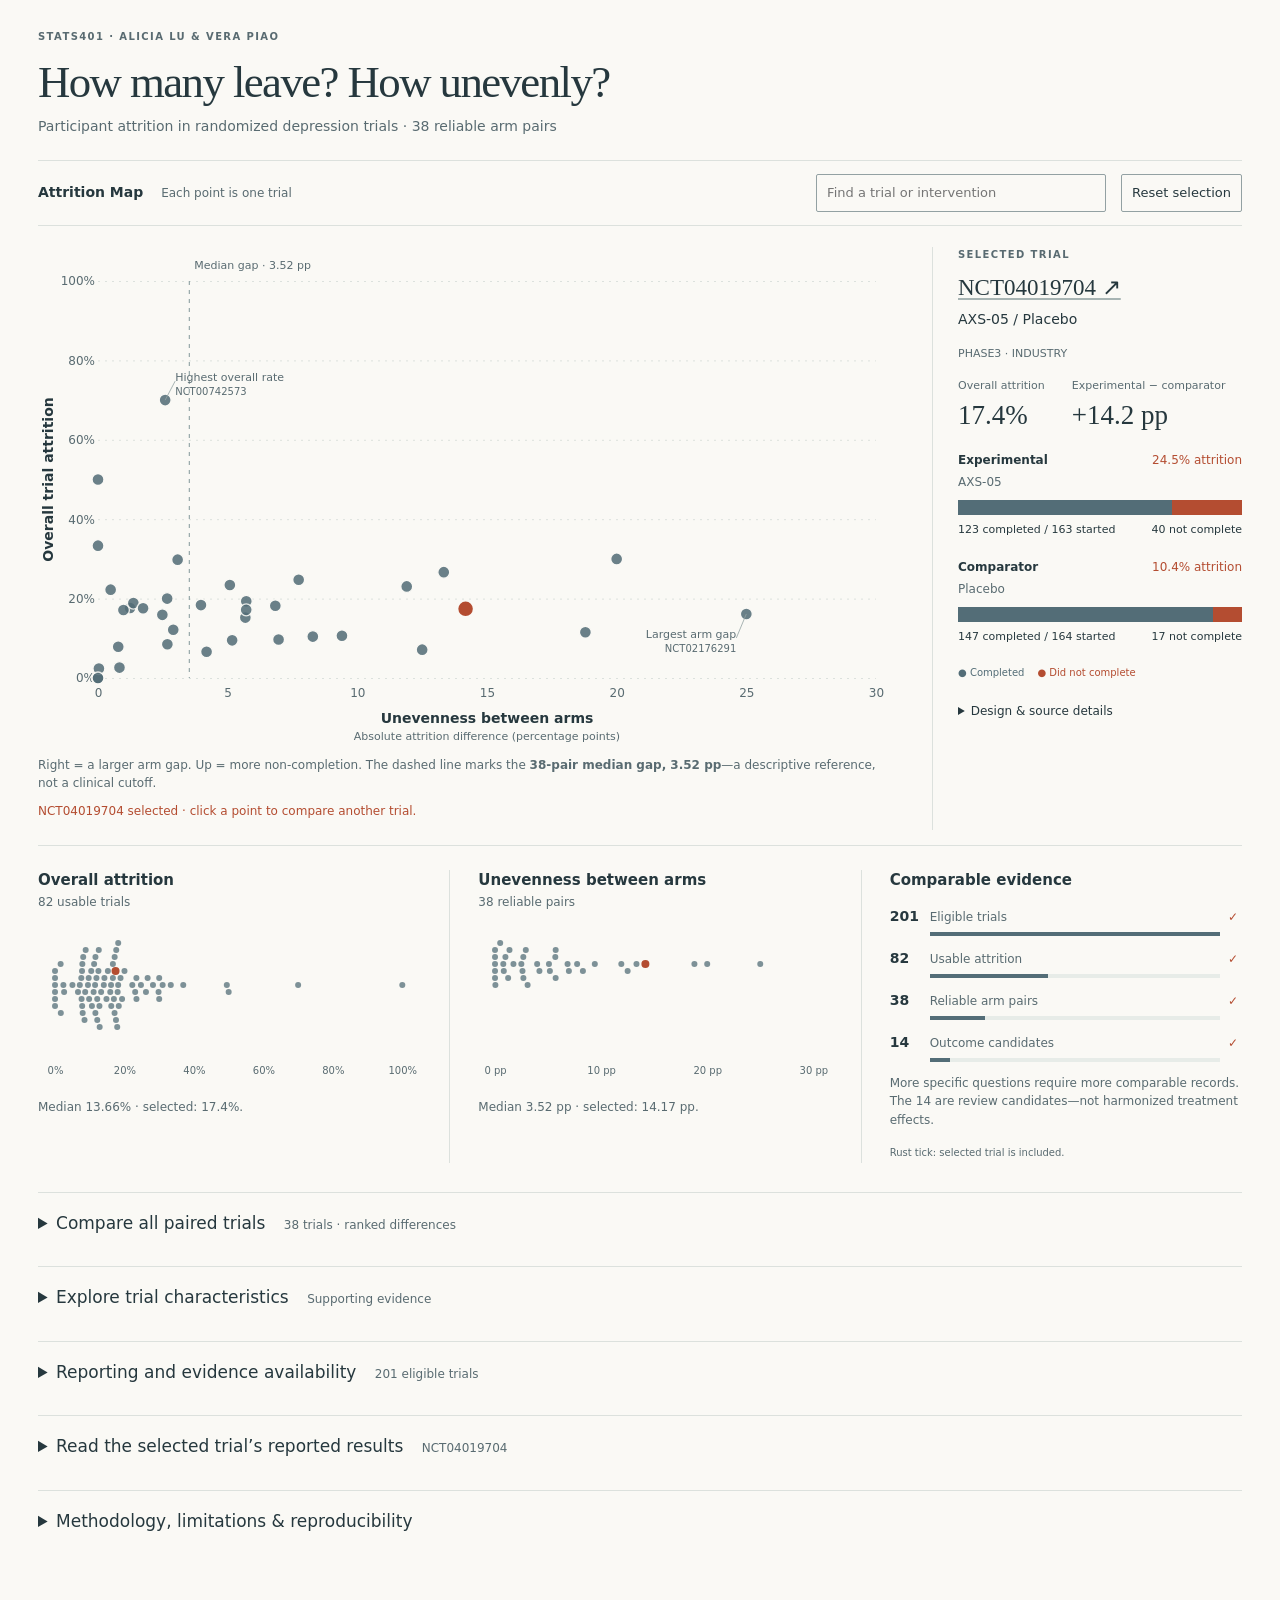
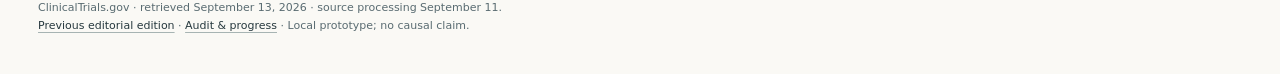
<file: final/index.html>
<!doctype html><html lang="en"><head><meta charset="utf-8"><meta name="viewport" content="width=device-width, initial-scale=1"><title>Attrition, from two angles · STATS401</title><link rel="stylesheet" href="style.css"><script defer src="vendor/d3.v7.min.js"></script><script defer src="app.js"></script></head><body>
<a class="skip" href="#attrition-map">Skip to Attrition Map</a>
<header><div class="eyebrow">STATS401 · Alicia Lu & Vera Piao</div><h1>How many leave?<br class="phone-only"> How unevenly?</h1><p id="headline" class="subtitle">Participant attrition in randomized depression trials · 38 reliable arm pairs</p></header>
<main>
<div class="overview-tools"><span class="view-label">Attrition Map <span>Each point is one trial</span></span><div class="search-wrap"><label class="sr-only" for="search">Search all 201 trials by NCT ID, title or intervention</label><input id="search" type="search" role="combobox" aria-autocomplete="list" aria-expanded="false" aria-controls="search-results" autocomplete="off" placeholder="Find a trial or intervention"><ul id="search-results" role="listbox" hidden></ul></div><button id="reset">Reset selection</button></div>
<div class="main-analysis">
<section class="map-area" aria-label="Attrition Map"><div id="attrition-map" class="chart map-chart"></div><p class="caption">Right = a larger arm gap. Up = more non-completion. The dashed line marks the <strong>38-pair median gap, 3.52 pp</strong>—a descriptive reference, not a clinical cutoff.</p><p id="selection-status" class="selection-status" role="status"></p></section>
<aside id="selected-panel" aria-label="Selected Trial"><div class="eyebrow">Selected trial</div><div id="trial-detail" aria-live="polite"></div><div id="participant-bars"></div><div class="bar-key"><span class="key-completed">● Completed</span><span class="key-left">● Did not complete</span></div><details id="trial-metadata"><summary>Design & source details</summary><div id="trial-metadata-content"></div></details></aside>
</div>
<div class="supporting-views">
<section class="support" aria-labelledby="overall-title"><h2 id="overall-title">Overall attrition <span>82 usable trials</span></h2><div id="distribution" class="chart mini-chart"></div><p id="distribution-note" class="caption"></p></section>
<section class="support" aria-labelledby="gap-title"><h2 id="gap-title">Unevenness between arms <span>38 reliable pairs</span></h2><div id="gap-distribution" class="chart mini-chart"></div><p id="gap-note" class="caption"></p></section>
<section class="support evidence-support" aria-labelledby="evidence-title"><h2 id="evidence-title">Comparable evidence</h2><ol id="eligibility-stages"></ol><p class="caption">More specific questions require more comparable records. The 14 are review candidates—not harmonized treatment effects.</p><span class="evidence-key">Rust tick: selected trial is included.</span></section>
</div>
<div class="secondary-views">
<details id="compare-details"><summary>Compare all paired trials <span>38 trials · ranked differences</span></summary><div class="local-controls"><label>Order<select id="pair-sort"><option value="absolute">Largest absolute gap first</option><option value="signed">Signed difference, high to low</option><option value="id">NCT ID</option></select></label></div><p class="caption">◇ Comparator · ● Experimental. Positive Δ means higher experimental-arm attrition; zero means equal. Select a row to update the map and panel.</p><p id="pair-note" class="caption"></p><div id="dumbbell" class="chart detail-chart"></div></details>
<details id="characteristics-details"><summary>Explore trial characteristics <span>Supporting evidence</span></summary><p class="caption">Three covariates across 82 trials; all bootstrap intervals cross zero. This model concerns overall attrition, not paired-arm asymmetry.</p><label>Model sensitivity<select id="model-version"><option value="all_usable">All 82 usable trials</option><option value="omit_zero_completions">81: omit flagged zero-completion record</option></select></label><div id="coefficients" class="chart detail-chart"></div><p id="model-note" class="caption"></p><p class="caption">The sponsor estimate changes substantially without the flagged record. This does not establish that characteristics do not matter.</p><details id="context-evidence"><summary>Inspect subgroup distributions</summary><label>Group by<select id="group-by"><option value="phase">Phase</option><option value="sponsor_class">Sponsor class</option></select></label><p id="group-note" class="caption"></p><div id="subgroups" class="chart detail-chart"></div></details></details>
<details id="reporting-details"><summary>Reporting and evidence availability <span>201 eligible trials</span></summary><div class="matrix-key"><span>● Source available &nbsp; ○ Not available for this check</span><span>■ Rule passes &nbsp; <b>△ Extraction review</b></span></div><p class="caption">All 201 have flow and outcome modules. A numeric field can be unavailable; a reported arm can also fail our strict mapping rule. Those are different limitations.</p><div class="local-controls"><label>Show<select id="report-status"><option value="all">All eligible trials</option><option value="usable">Usable attrition</option><option value="review">Needs extraction review</option></select></label><label>Order<select id="report-sort"><option value="id">NCT ID</option><option value="year">Completion year</option></select></label></div><p id="report-note" class="caption"></p><div id="matrix" class="chart matrix-chart"></div><details id="funnel-proof"><summary>Verify the 201 → 82 → 38 → 14 nesting</summary><p id="lineage-note"></p><p>These are nested trial sets under our analytical rules, not counts of unreported records. No defensible harmonized effect analysis has been established; this status is not a zero-trial stage. <a href="eligibility.json">NCT membership and checksums</a>.</p></details></details>
<details id="record-details"><summary>Read the selected trial’s reported results <span id="record-id"></span></summary><details id="reason-details"><summary>Original non-completion reasons</summary><label>Display<select id="reason-mode"><option value="count">Reported counts</option><option value="share">Share of non-completions, reconciled arms only</option></select></label><div id="reason-detail"></div></details><details id="outcome-details"><summary>Primary outcome information—not harmonized</summary><div id="outcome-detail"></div></details></details>
<details id="methods" class="methods"><summary>Methodology, limitations & reproducibility</summary><div class="method-copy"><h3>Source and scope</h3><p>ClinicalTrials.gov v2 API, retrieved September 13, 2026; source processing September 11. Four immutable local JSON pages, 335 candidate studies, 201 eligible studies. Completed interventional studies with Phase II/III present, randomized parallel design, structured results and explicit major-depression labels; mixed bipolar/schizophrenia labels deferred. This is a selected registry cohort, not a census. <a href="../docs/EXTENDED_DATA_DICTIONARY.md">Field-level definitions</a>.</p>
<h3>Rates, periods and mappings</h3><p>Attrition = 1 − COMPLETED/STARTED, with positive STARTED and valid participant counts; aggregate arm counts before dividing. STARTED is not automatically number randomized. Enrollment differs from STARTED in 11 usable trials and is never substituted. The sole reported period can include follow-up. 51 trials have multiple periods; 106 need protocol/flow arm-mapping review; these categories overlap. No ambiguous period is selected. Exact label matches allow only case/whitespace normalization and must form a bijection.</p><p>Paired contrasts require exactly two groups, one explicitly EXPERIMENTAL and one explicit placebo, active, sham or no-intervention comparator. Registry types—not row order—define roles. NCT00149643 reports zero completions and is retained as a flagged anomaly, with a separate sensitivity analysis. Counts can be arithmetically valid without a resolved interpretation.</p>
<h3>Missingness and selection</h3><p>Missing values remain missing. Reasons are not synonym-merged; shares require the complete arm reason sum to reconcile with non-completions. 152 usable arms across 55 trials have reconciled reasons, while 69 otherwise usable arms lack a reason sum. Exact calendar span exists for only 39 usable trials and measures recruitment/study time, not participant follow-up. Sponsor extraction imbalance (52/155 INDUSTRY; 28/43 OTHER) limits generalization.</p>
<h3>Model and outcome limits</h3><p>The three-covariate, equal-trial regression estimates associations with overall trial attrition, not differential attrition, causes or predictions. All bootstrap coefficient intervals cross zero; the sponsor estimate is sensitive to the flagged record. HC3 standard errors and diagnostics are exported. We inspected 330 primary outcomes and 1,888 cells. The 14 MADRS-change candidates require adjudication of timepoint, analysis population, adjustment, missing-data handling and direction before an effect analysis. No effect-of-attrition or reporting-bias claim has been established.</p>
<h3>Reproduce and inspect</h3><p>From the repository root: run <code>.venv/bin/python scripts/deepen.py</code>, <code>.venv/bin/python scripts/validate_deep.py</code> and <code>.venv/bin/python scripts/validate_story.py</code>; serve with <code>python3 -m http.server 8000</code>, then open <code>/final/</code>. Original raw snapshot is required for exact rebuilding. No analytical definition changed in this editorial pass.</p><p><a href="../data/analysis/trial_metrics.csv">Trial metrics</a> · <a href="../data/analysis/differential_attrition.csv">Paired differences</a> · <a href="../data/analysis/variable_coverage.csv">Missingness</a> · <a href="../data/analysis/model_coefficients.csv">Model estimates</a> · <a href="../FINAL_PROJECT_PROGRESS.md">Full audit</a> · <a href="../research-2026-09-27/">Preserved research edition</a> · <a href="../index.html">Interim edition</a></p>
<h3>Evaluation still to do</h3><p>Ask 4–6 classmates to summarize the story after one scroll, interpret a signed gap, identify its denominator, explain why 14 is not an effect-analysis sample, and distinguish a missing source field from an extraction rule needing review. Record correctness, approximate time, assistance, clarity ratings and comments. No human usability evaluation has yet been conducted.</p></div></details>

</div></main><footer>ClinicalTrials.gov · retrieved September 13, 2026 · source processing September 11.<br><a href="../editorial-2026-09-28/">Previous editorial edition</a> · <a href="../FINAL_PROJECT_PROGRESS.md">Audit & progress</a> · Local prototype; no causal claim.</footer><div id="tooltip" role="tooltip" hidden></div><noscript><p>This view needs JavaScript. <a href="../index.html">Open the static interim page</a>.</p></noscript></body></html>
</file>
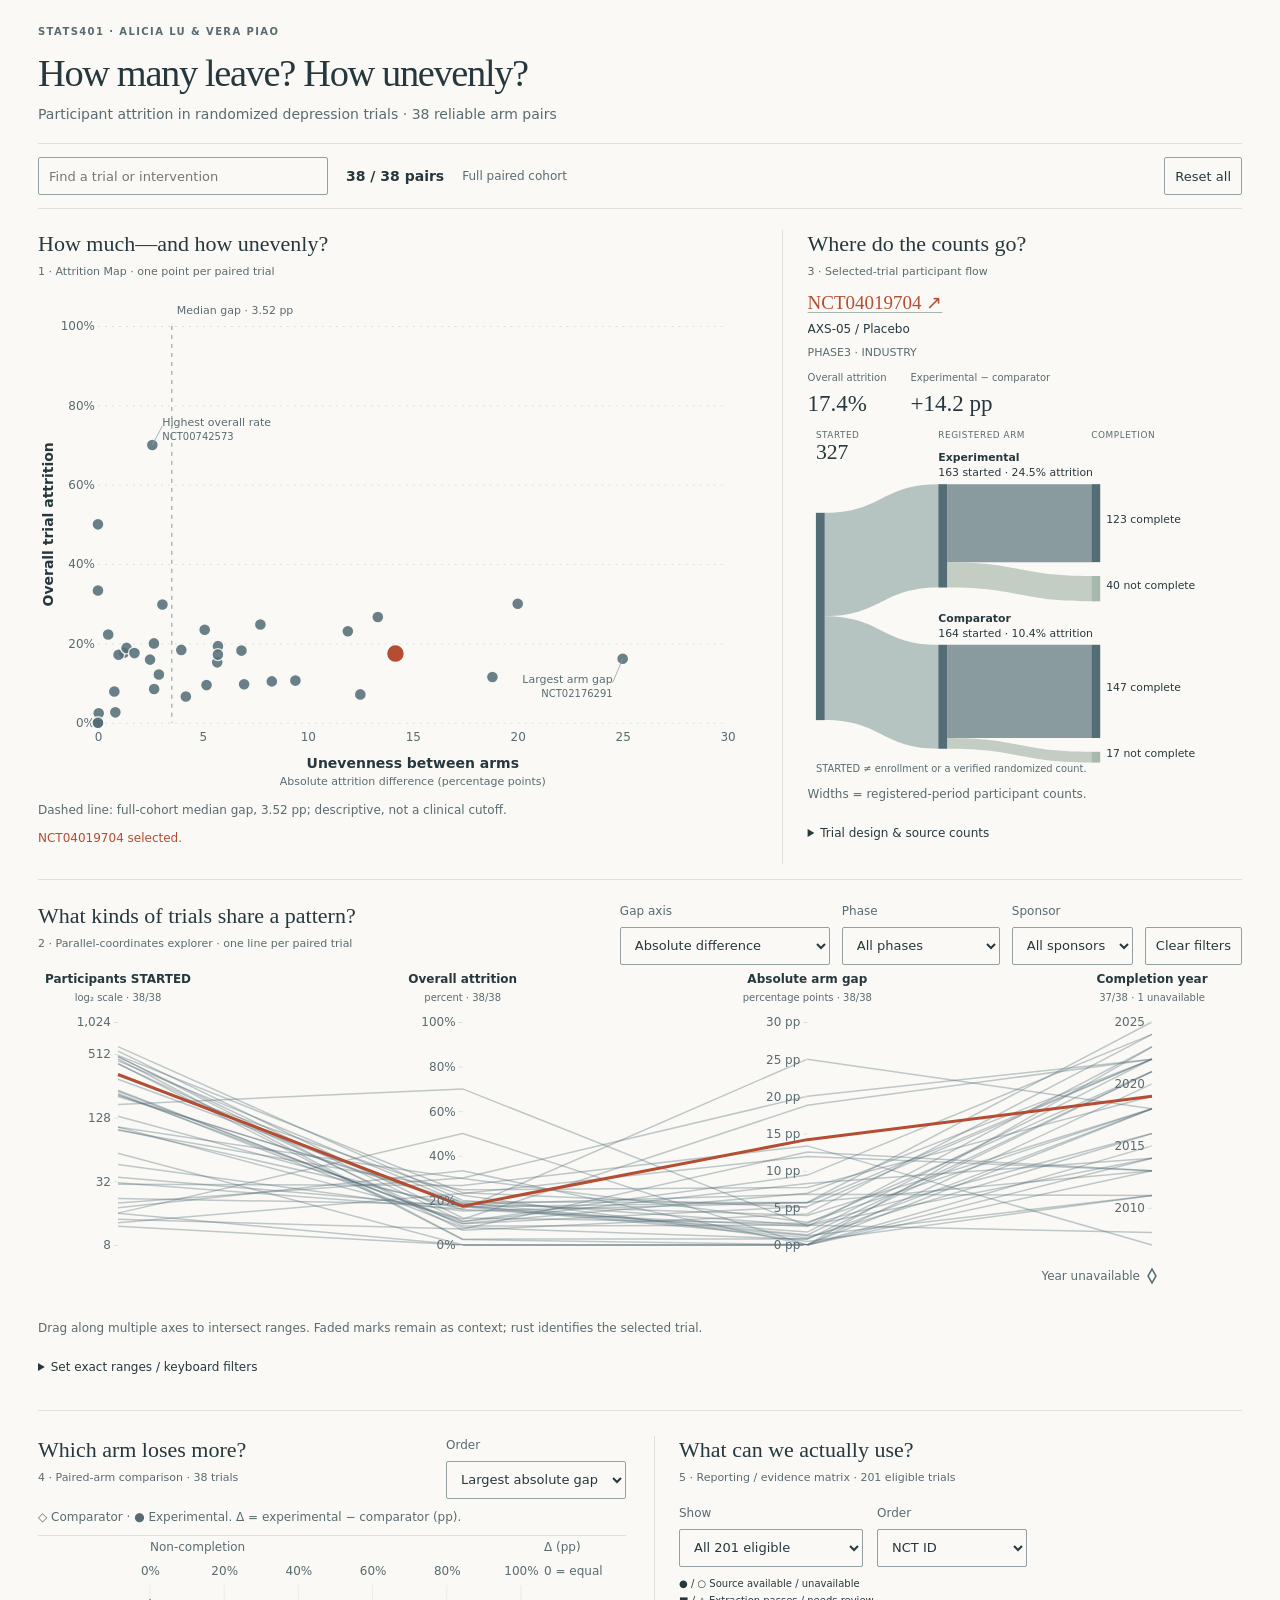
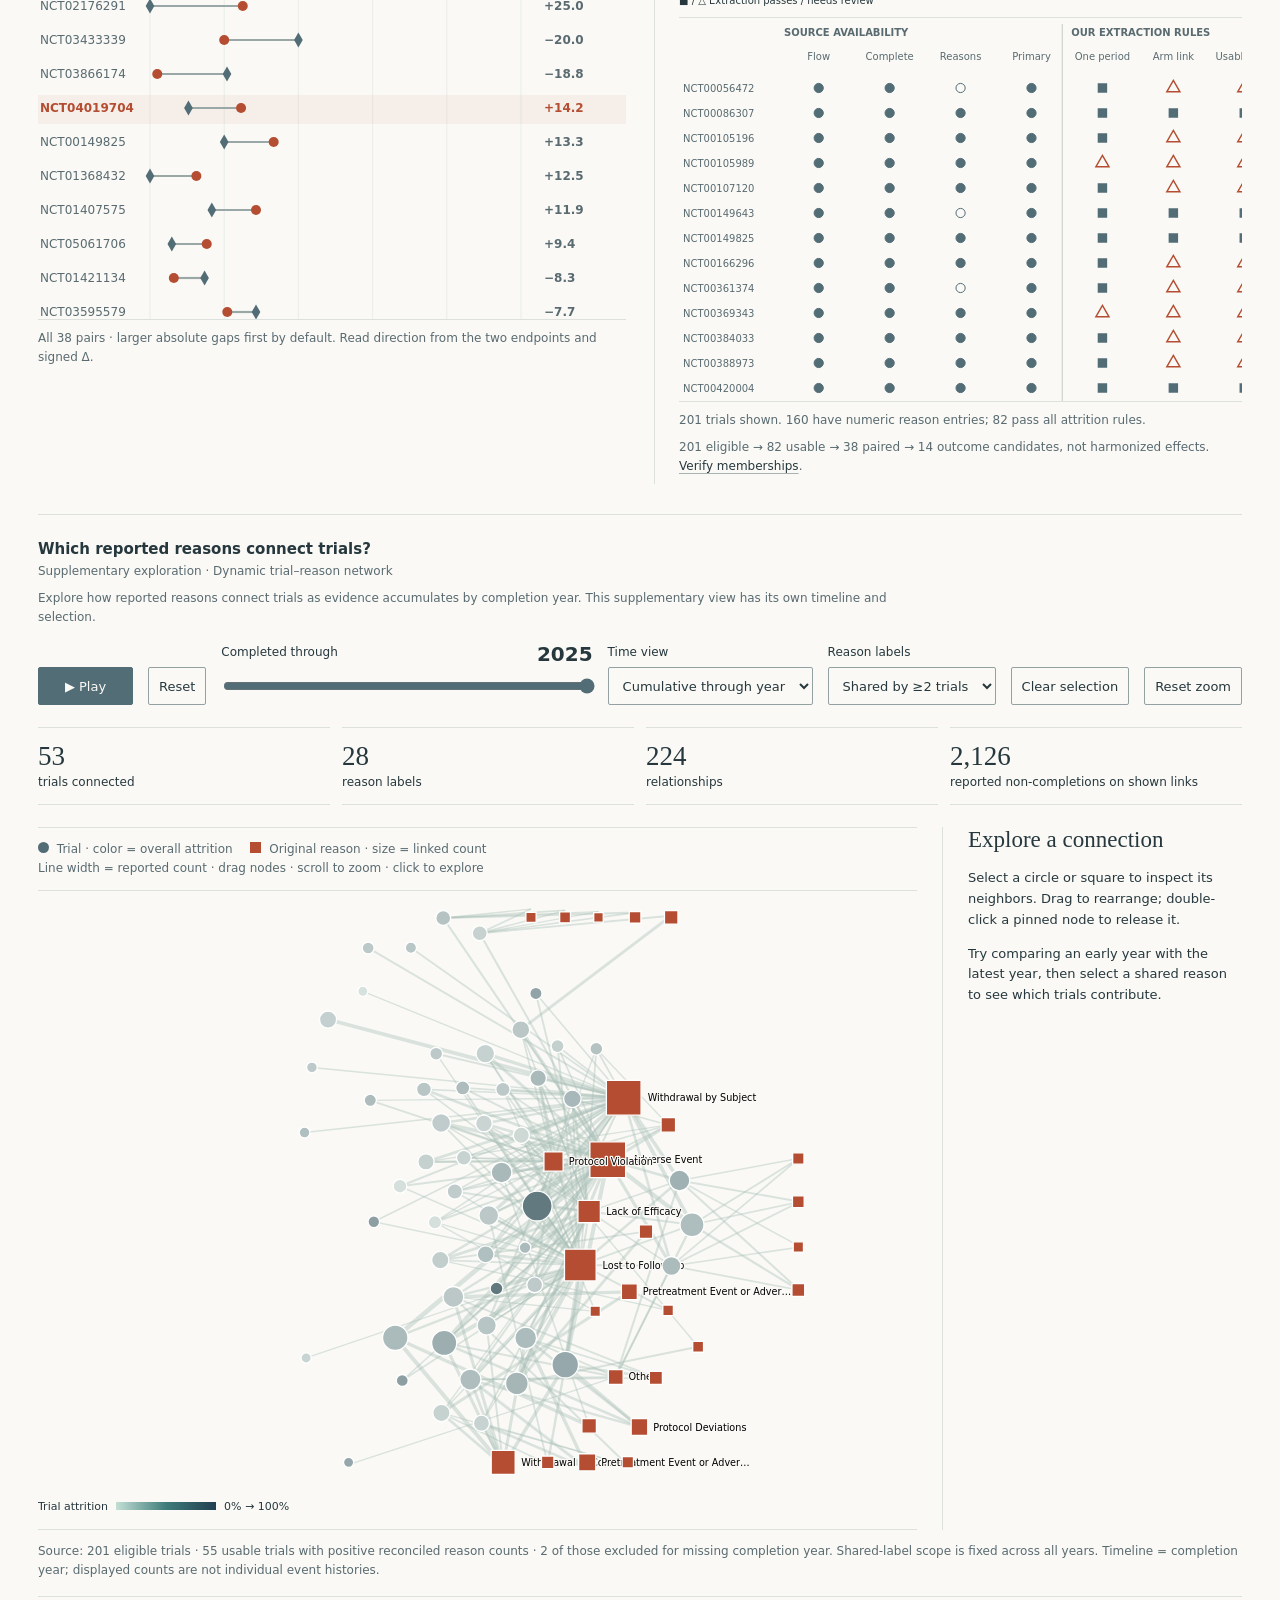
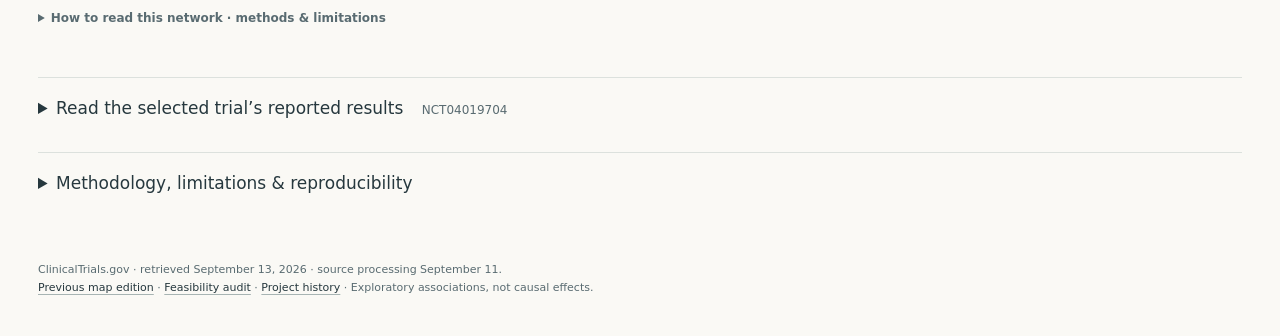
<file: five-view/index.html>
<!doctype html><html lang="en"><head><meta charset="utf-8"><meta name="viewport" content="width=device-width, initial-scale=1"><title>How many leave? How unevenly? · STATS401</title><link rel="stylesheet" href="style.css"><script defer src="vendor/d3.v7.min.js"></script><script defer src="dashboard-data.js"></script><script defer src="app.js"></script></head><body>
<a class="skip" href="#explorer-title">Skip to trial explorer</a>
<header><div class="eyebrow">STATS401 · Alicia Lu & Vera Piao</div><h1>How many leave? How unevenly?</h1><p class="subtitle" id="headline">Participant attrition in randomized depression trials · 38 reliable arm pairs</p></header><main>
<div class="overview-tools"><div class="search-wrap"><label class="sr-only" for="search">Find a trial by NCT, title or intervention</label><input id="search" type="search" role="combobox" aria-autocomplete="list" aria-expanded="false" aria-controls="search-results" autocomplete="off" placeholder="Find a trial or intervention"><ul id="search-results" role="listbox" hidden></ul></div><strong id="subset-status" role="status" aria-live="polite">38 / 38 pairs</strong><span id="filter-status" class="small"></span><button id="reset" type="button">Reset all</button></div>
<div class="main-analysis">
<section class="map-area primary-view" data-view="map"><h2>How much—and how unevenly? <span>1 · Attrition Map · one point per paired trial</span></h2><div id="attrition-map" class="chart map-chart"></div><p class="caption">Dashed line: full-cohort median gap, 3.52 pp; descriptive, not a clinical cutoff.</p><p id="selection-status" class="selection-status" role="status"></p></section>
<section id="selected-panel" class="primary-view" data-view="sankey"><h2>Where do the counts go? <span>3 · Selected-trial participant flow</span></h2><div id="trial-detail" aria-live="polite"></div><div id="sankey" class="chart"></div><p id="flow-status" class="caption"></p><details id="trial-metadata"><summary>Trial design & source counts</summary><div id="trial-metadata-content"></div></details></section>
</div>
<section class="explorer primary-view" data-view="parallel" aria-labelledby="explorer-title"><div class="section-heading"><h2 id="explorer-title" tabindex="-1">What kinds of trials share a pattern? <span>2 · Parallel-coordinates explorer · one line per paired trial</span></h2><div class="local-controls"><label>Gap axis<select id="gap-mode" title="Changing the gap definition clears only its range filter."><option value="absolute">Absolute difference</option><option value="signed">Experimental − comparator</option></select></label><label>Phase<select id="phase-filter"><option value="all">All phases</option></select></label><label>Sponsor<select id="sponsor-filter"><option value="all">All sponsors</option></select></label><button id="clear-filters" type="button">Clear filters</button></div></div><div id="parallel" class="chart" tabindex="0" aria-label="Parallel coordinates; scroll horizontally on narrow screens. Keyboard range controls follow."></div><p class="caption">Drag along multiple axes to intersect ranges. Faded marks remain as context; rust identifies the selected trial. <span class="scroll-hint">Swipe horizontally for all axes, or use exact ranges below.</span></p><details id="range-details"><summary>Set exact ranges / keyboard filters</summary><form id="range-form"><div id="range-inputs"></div><button type="submit">Apply ranges</button><span id="range-error" role="alert"></span></form></details></section>
<div class="lower-analysis">
<section class="primary-view" data-view="dumbbell"><div class="section-heading"><h2>Which arm loses more? <span>4 · Paired-arm comparison · 38 trials</span></h2><label>Order<select id="pair-sort"><option value="absolute">Largest absolute gap</option><option value="signed">Signed difference</option><option value="id">NCT ID</option></select></label></div><p class="caption">◇ Comparator · ● Experimental. Δ = experimental − comparator (pp).</p><div id="dumbbell" class="chart bounded" tabindex="0" aria-label="Scrollable paired comparisons"></div><p id="pair-note" class="caption"></p></section>
<section class="primary-view" data-view="matrix"><div class="section-heading"><h2>What can we actually use? <span>5 · Reporting / evidence matrix · 201 eligible trials</span></h2></div><div class="local-controls"><label>Show<select id="report-status"><option value="all">All 201 eligible</option><option value="subset">Current paired subset</option><option value="usable">82 usable rates</option><option value="review">119 needing review</option></select></label><label>Order<select id="report-sort"><option value="id">NCT ID</option><option value="year">Completion year</option></select></label></div><div class="matrix-key">● / ○ Source available / unavailable<br>■ / △ Extraction passes / needs review</div><div id="matrix" class="chart bounded" tabindex="0" aria-label="Scrollable reporting matrix"></div><p id="report-note" class="caption"></p><p class="caption">201 eligible → 82 usable → 38 paired → 14 outcome candidates, not harmonized effects. <a href="eligibility.json">Verify memberships</a>.</p></section>
</div>
<section id="dynamic-network-section" aria-labelledby="dynamic-network-title" style="margin-top:30px;padding-top:24px;border-top:1px solid var(--line)"><h2 id="dynamic-network-title">Which reported reasons connect trials? <span>Supplementary exploration · Dynamic trial–reason network</span></h2><p class="caption">Explore how reported reasons connect trials as evidence accumulates by completion year. This supplementary view has its own timeline and selection.</p><iframe id="dynamic-network-frame" title="Dynamic trial–reason network with completion-year playback" src="../dynamic-network/?embed=1" loading="lazy" style="display:block;width:100%;height:1120px;border:0;background:transparent"></iframe></section><script defer src="network-embed.js"></script>
<div class="secondary-views"><details id="record-details"><summary>Read the selected trial’s reported results <span id="record-id"></span></summary><details id="reason-details"><summary>Original non-completion reasons</summary><label>Display<select id="reason-mode"><option value="count">Reported counts</option><option value="share">Share of non-completions, reconciled arms only</option></select></label><div id="reason-detail"></div></details><details id="outcome-details"><summary>Primary outcome information—not harmonized</summary><div id="outcome-detail"></div></details></details>
<details id="methods" class="methods"><summary>Methodology, limitations & reproducibility</summary><div class="method-copy"><h3>Source and scope</h3><p>ClinicalTrials.gov v2 API, retrieved September 13, 2026; source processing September 11. Four immutable local JSON pages, 335 candidate studies, 201 eligible studies. Completed interventional studies with Phase II/III present, randomized parallel design, structured results and explicit major-depression labels; mixed bipolar/schizophrenia labels deferred. This is a selected registry cohort, not a census. <a href="../docs/EXTENDED_DATA_DICTIONARY.md">Field-level definitions</a>.</p>
<h3>How the coordinated views work</h3><p>The explorer contains exactly the 38 reliable paired trials. Axes show STARTED on a log₂ scale, overall attrition in percent, absolute or signed arm difference in percentage points, and completion year. One year is unavailable: its line stops before that axis and a separate missing marker remains selectable. Any active year range excludes that record. Phase and sponsor are categorical filters, not numerical axes. Multiple ranges and category filters intersect; endpoints are inclusive. Changing the gap definition clears only that axis’s range.</p><p>Trial selection and filtered membership are separate. An outside-subset selection remains visible with a warning; the Sankey always shows that one trial, never pooled participants. Search can return any of the 201 records; nonpaired records have no invented gap or flow. If a selected trial is excluded by the matrix’s local display filter, selection restores “All 201 eligible” to reveal it. Clearing filters preserves selection; Reset all also restores the default trial, axis mode, sorts, matrix display and reason units.</p><p>Sankey widths share one participants-per-pixel scale within the selected trial; that scale is recalculated when the trial changes. Do not compare ribbon widths between separate selections as absolute sample sizes. Each arm partitions STARTED into COMPLETED and not completed, without withdrawal-reason branches. Zero counts have zero-width ribbons and explicit terminal labels. STARTED is not relabeled randomized. The layout represents aggregate accounting, not individual longitudinal paths.</p><h3>Rates, periods and mappings</h3><p>Attrition = 1 − COMPLETED/STARTED, with positive STARTED and valid participant counts; aggregate arm counts before dividing. STARTED is not automatically number randomized. Enrollment differs from STARTED in 11 usable trials and is never substituted. The sole reported period can include follow-up. 51 trials have multiple periods; 106 need protocol/flow arm-mapping review; these categories overlap. No ambiguous period is selected. Exact label matches allow only case/whitespace normalization and must form a bijection.</p><p>Paired contrasts require exactly two groups, one explicitly EXPERIMENTAL and one explicit placebo, active, sham or no-intervention comparator. Registry types—not row order—define roles. NCT00149643 reports zero completions and is retained as a flagged anomaly, with a separate sensitivity analysis. Counts can be arithmetically valid without a resolved interpretation.</p>
<h3>Missingness and selection</h3><p>Missing values remain missing. Reasons are not synonym-merged; shares require the complete arm reason sum to reconcile with non-completions. 152 usable arms across 55 trials have reconciled reasons, while 69 otherwise usable arms lack a reason sum. Exact calendar span exists for only 39 usable trials and measures recruitment/study time, not participant follow-up. Sponsor extraction imbalance (52/155 INDUSTRY; 28/43 OTHER) limits generalization.</p>
<h3>Model and outcome limits</h3><p>The three-covariate, equal-trial regression estimates associations with overall trial attrition, not differential attrition, causes or predictions. All bootstrap coefficient intervals cross zero; the sponsor estimate is sensitive to the flagged record. HC3 standard errors and diagnostics are exported. We inspected 330 primary outcomes and 1,888 cells. The 14 MADRS-change candidates require adjudication of timepoint, analysis population, adjustment, missing-data handling and direction before an effect analysis. No effect-of-attrition or reporting-bias claim has been established.</p>
<h3>Reproduce and inspect</h3><p>From the repository root: run <code>.venv/bin/python scripts/deepen.py</code>, <code>.venv/bin/python scripts/validate_deep.py</code> and <code>.venv/bin/python scripts/validate_story.py</code>; serve with <code>python3 -m http.server 8000</code>, copy <code>final/data.json</code> and <code>final/eligibility.json</code> into <code>five-view/</code>, then open <code>/five-view/</code>. Original raw snapshot is required for exact rebuilding. No analytical definition changed in this dashboard pass.</p><p><a href="../data/analysis/trial_metrics.csv">Trial metrics</a> · <a href="../data/analysis/differential_attrition.csv">Paired differences</a> · <a href="../data/analysis/variable_coverage.csv">Missingness</a> · <a href="../data/analysis/model_coefficients.csv">Model estimates</a> · <a href="../FINAL_PROJECT_PROGRESS.md">Full audit</a> · <a href="../research-2026-09-27/">Preserved research edition</a> · <a href="../index.html">Interim edition</a></p>
<h3>Evaluation still to do</h3><p>Ask 4–6 classmates to summarize the story after one scroll, interpret a signed gap, identify its denominator, explain why 14 is not an effect-analysis sample, and distinguish a missing source field from an extraction rule needing review. Record correctness, approximate time, assistance, clarity ratings and comments. No human usability evaluation has yet been conducted.</p></div></details></div></main><footer>ClinicalTrials.gov · retrieved September 13, 2026 · source processing September 11.<br><a href="../final/">Previous map edition</a> · <a href="../COMPLEX_VIS_FEASIBILITY_AUDIT.md">Feasibility audit</a> · <a href="../FINAL_PROJECT_PROGRESS.md">Project history</a> · Exploratory associations, not causal effects.</footer><div id="tooltip" role="tooltip" hidden></div><noscript><p>This view needs JavaScript. <a href="../index.html">Open the static interim page</a>.</p></noscript></body></html>
</file>
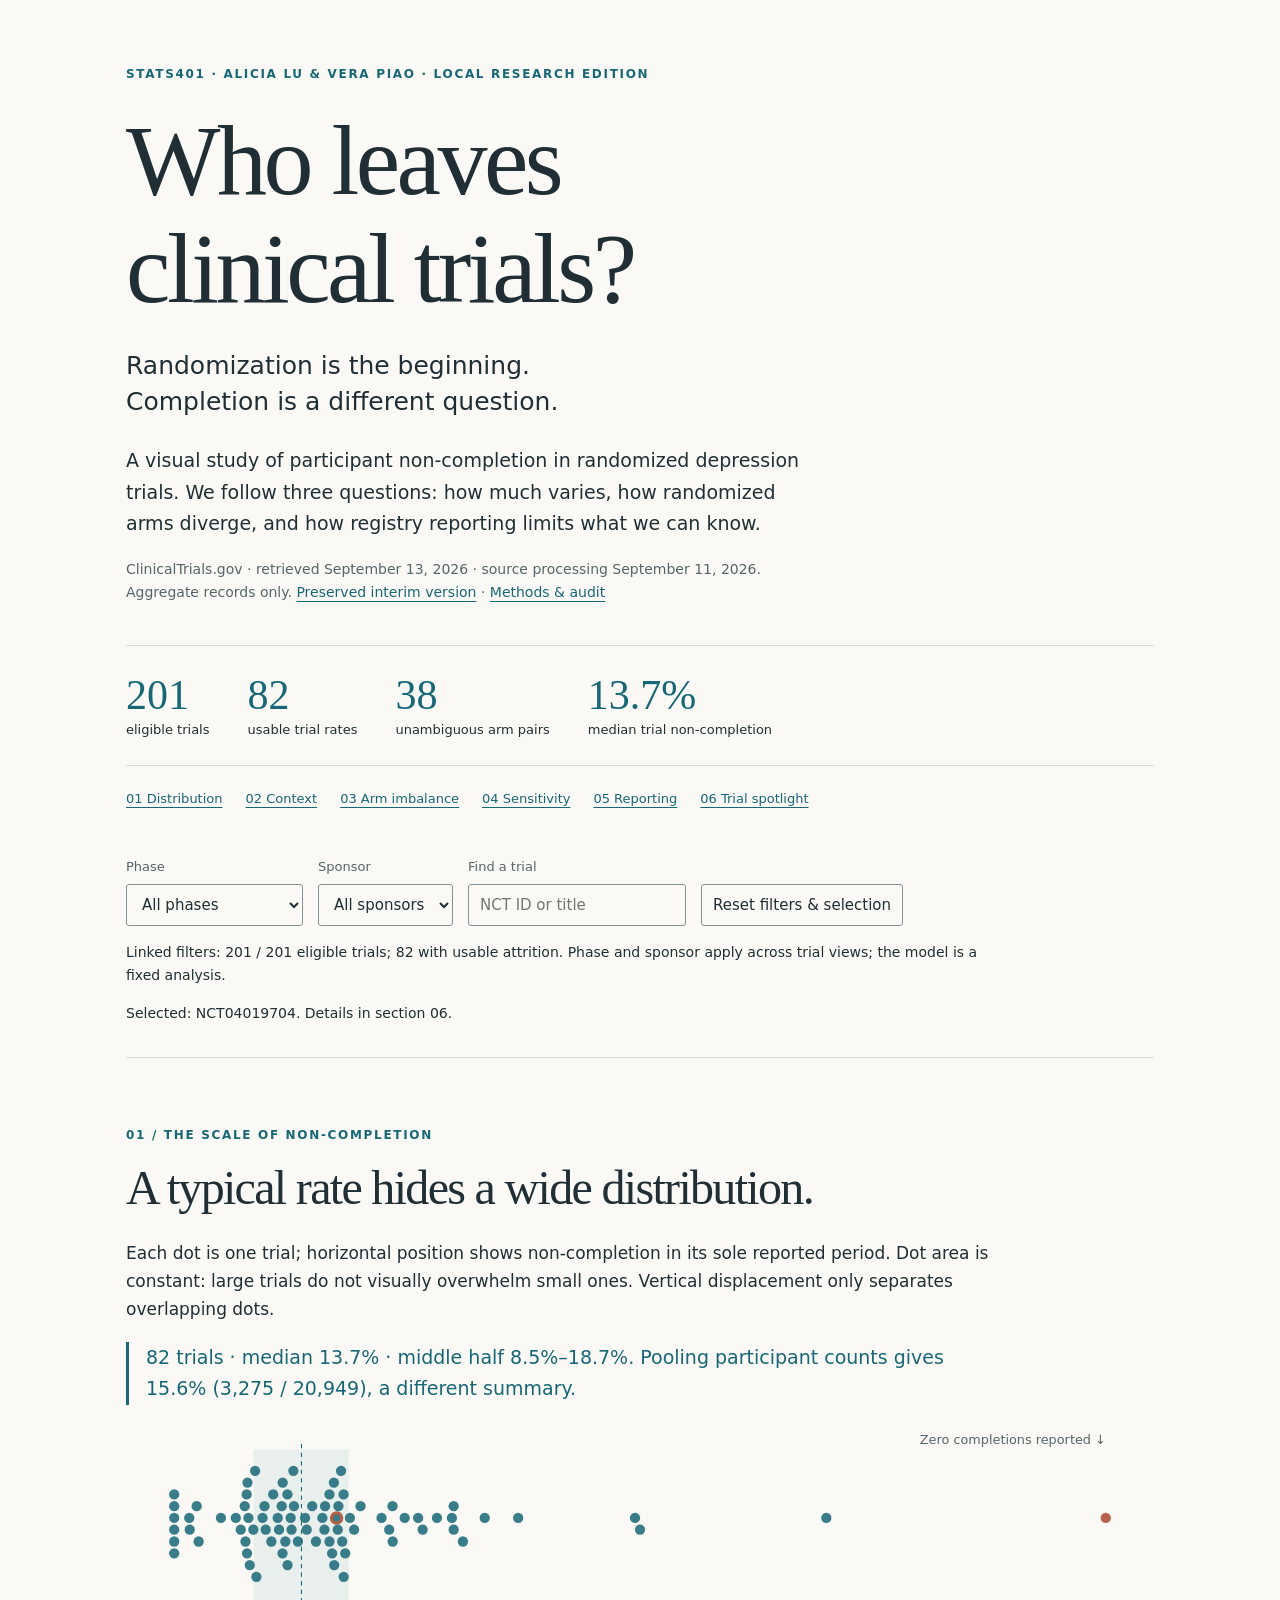
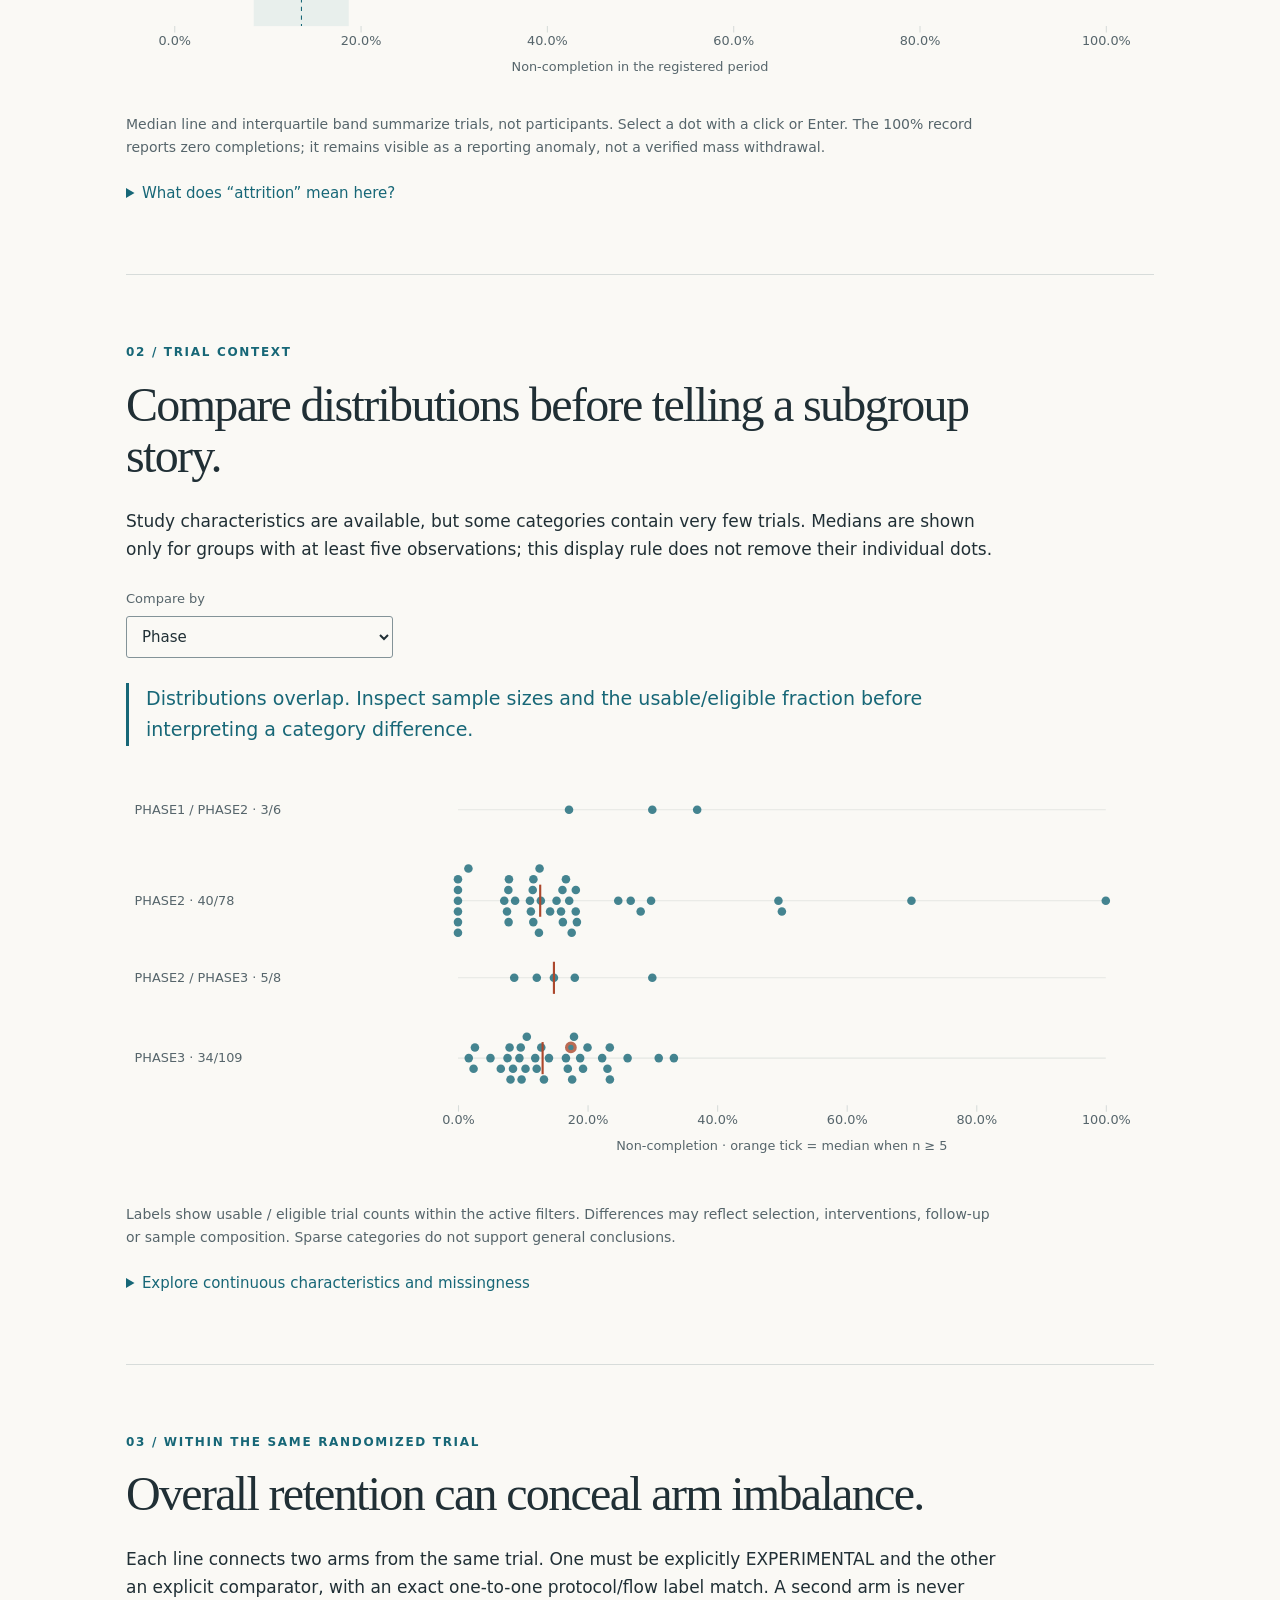
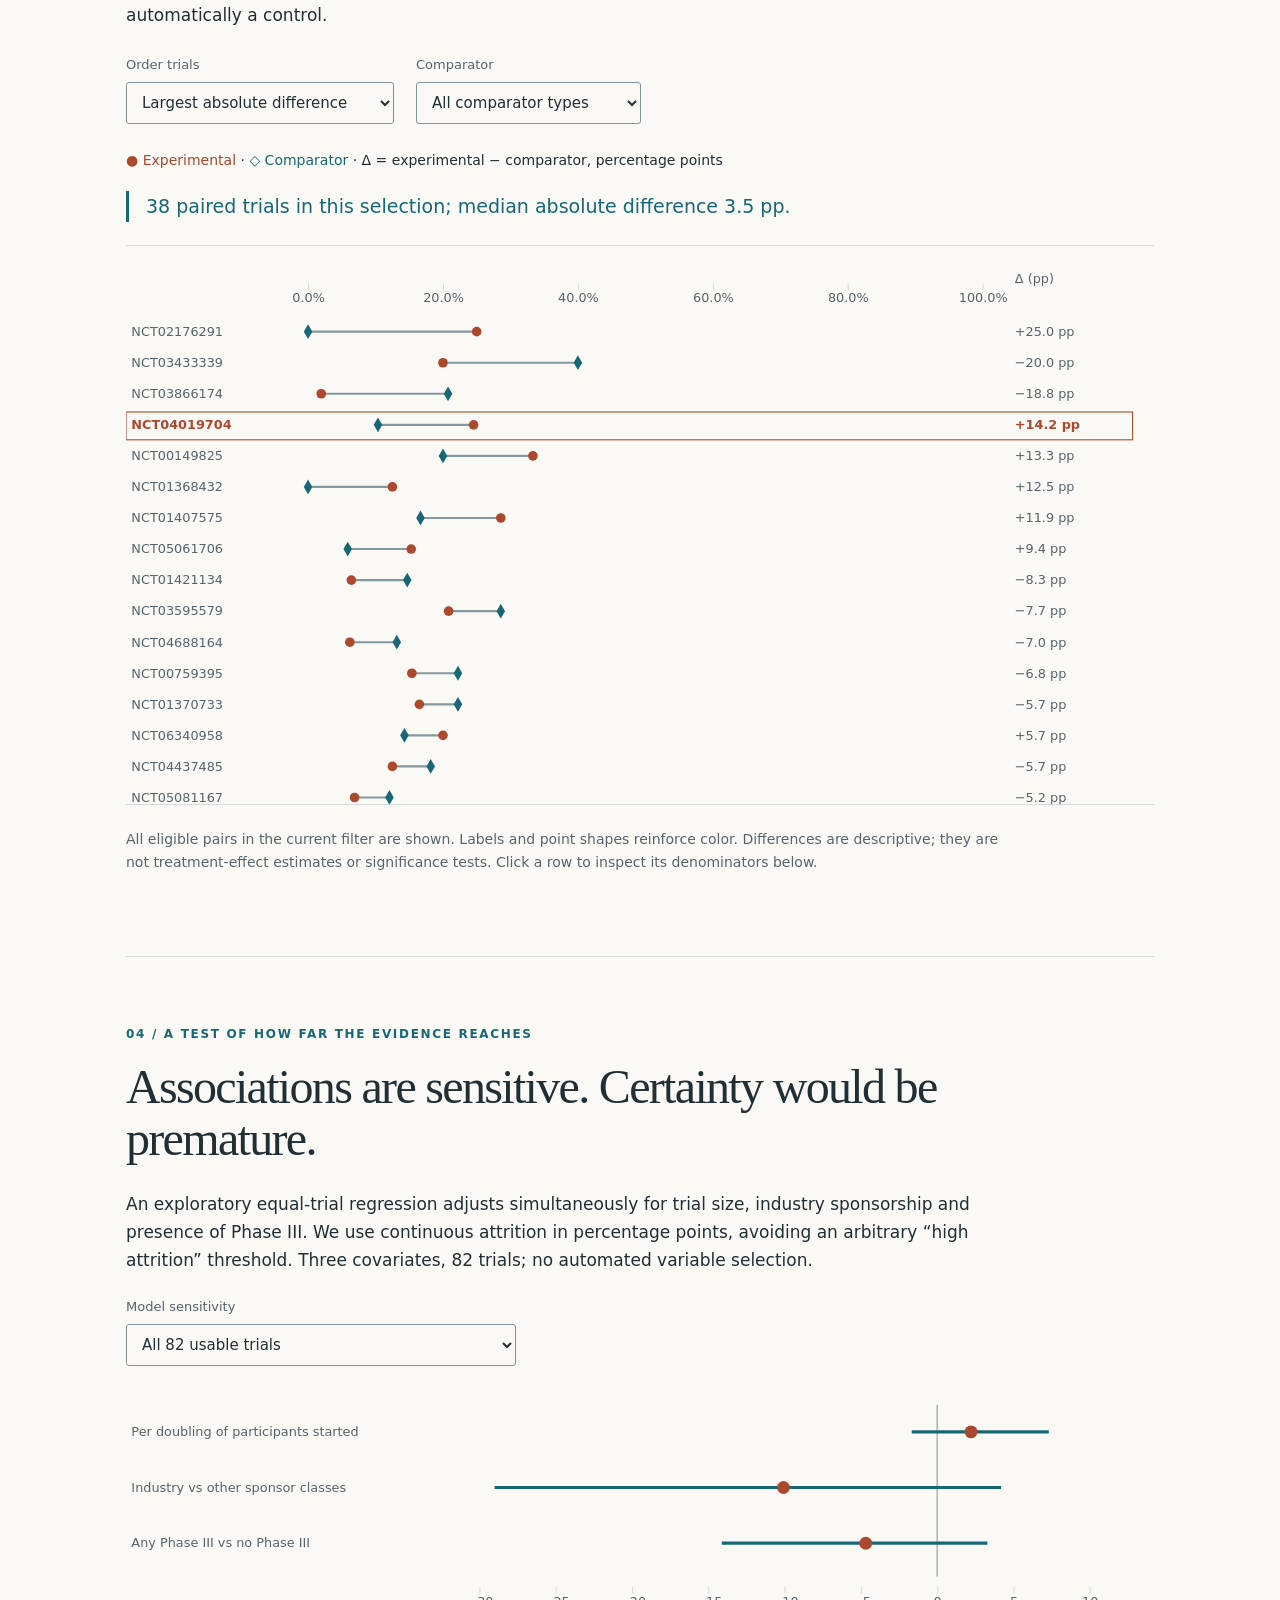
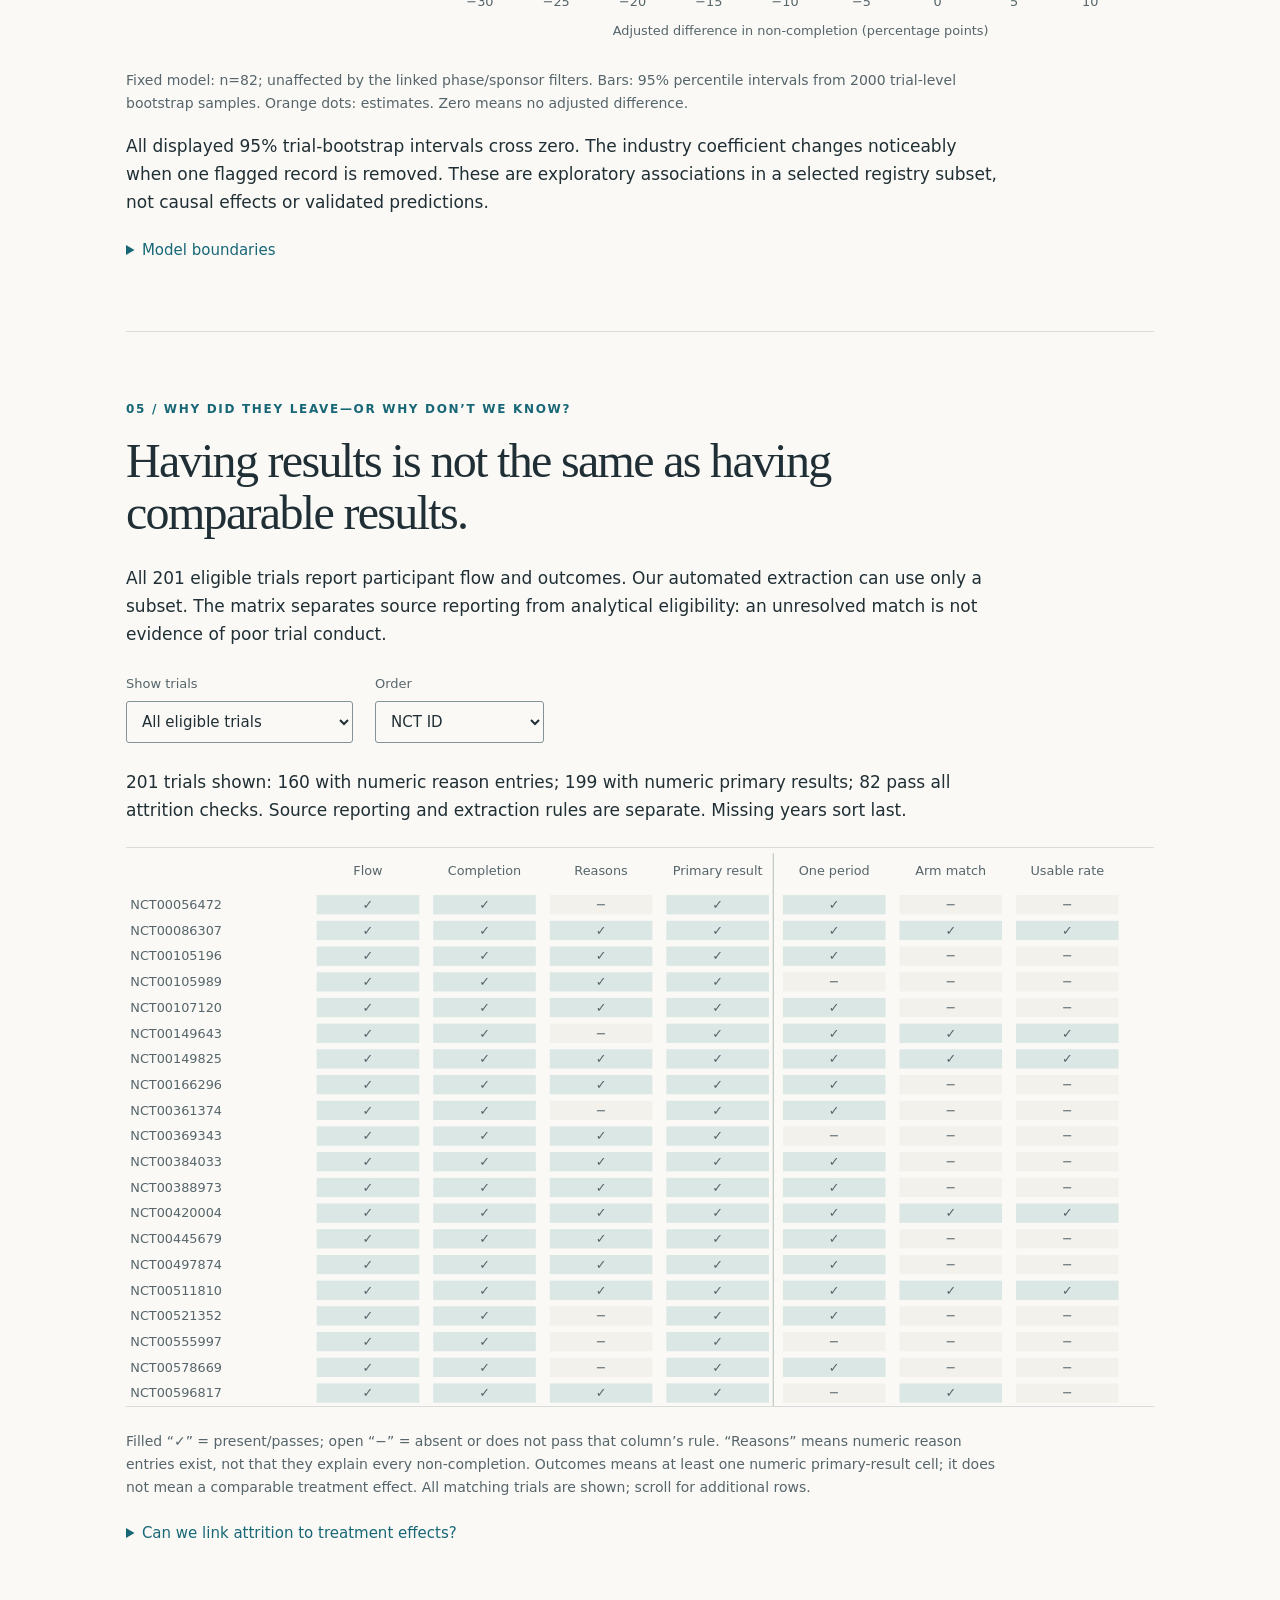
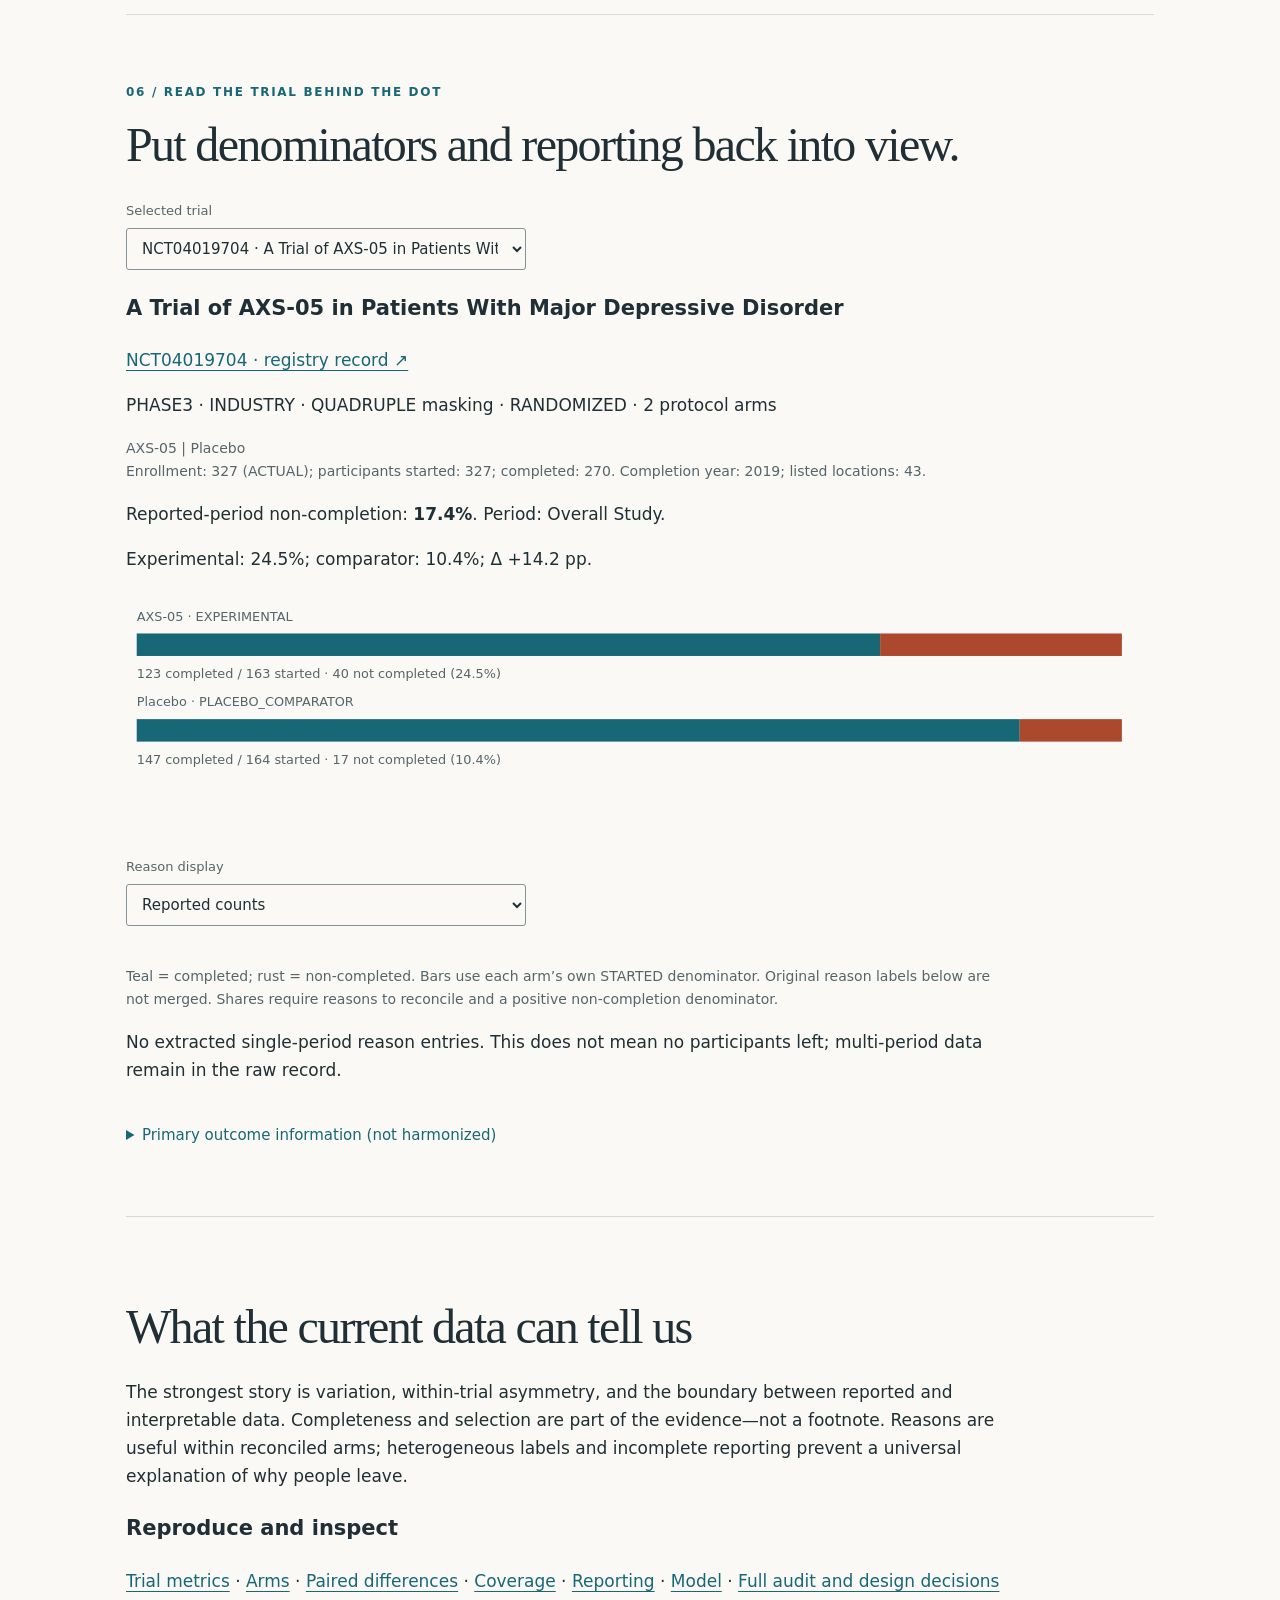
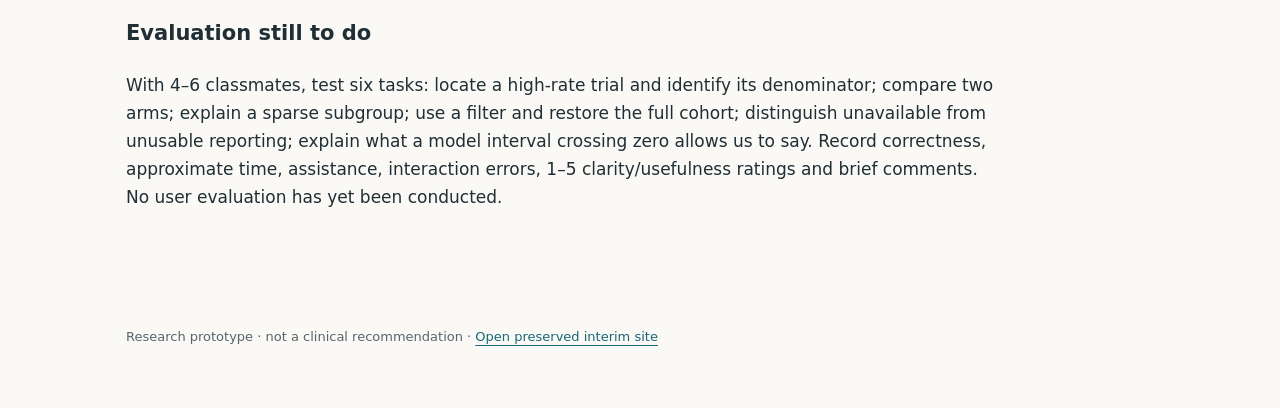
<file: research-2026-09-27/index.html>
<!doctype html><html lang="en"><head><meta charset="utf-8"><meta name="viewport" content="width=device-width, initial-scale=1"><title>Who Leaves Clinical Trials? · Research edition</title><link rel="stylesheet" href="style.css"><script defer src="vendor/d3.v7.min.js"></script><script defer src="app.js"></script></head><body>
<a class="skip" href="#landscape">Skip to visualizations</a><header><div class="eyebrow">STATS401 · Alicia Lu & Vera Piao · local research edition</div><h1>Who leaves<br>clinical trials?</h1><p class="deck">Randomization is the beginning.<br>Completion is a different question.</p><p class="intro">A visual study of participant non-completion in randomized depression trials. We follow three questions: how much varies, how randomized arms diverge, and how registry reporting limits what we can know.</p><p class="source">ClinicalTrials.gov · retrieved September 13, 2026 · source processing September 11, 2026.<br>Aggregate records only. <a href="../index.html">Preserved interim version</a> · <a href="../FINAL_PROJECT_PROGRESS.md">Methods & audit</a></p><div id="headline" class="headline" aria-live="polite">Loading the verified snapshot…</div></header>
<nav aria-label="Essay sections"><a href="#landscape">01 Distribution</a><a href="#groups">02 Context</a><a href="#pairs">03 Arm imbalance</a><a href="#model">04 Sensitivity</a><a href="#reporting">05 Reporting</a><a href="#spotlight">06 Trial spotlight</a></nav>
<main><aside class="controls" aria-label="Linked filters"><label>Phase<select id="phase"><option value="">All phases</option></select></label><label>Sponsor<select id="sponsor"><option value="">All sponsors</option></select></label><label>Find a trial<input id="search" type="search" placeholder="NCT ID or title"></label><button id="reset">Reset filters & selection</button><p id="filter-status" role="status"></p><p id="selection-status" role="status">Select any trial to connect the views.</p></aside>
<section id="landscape"><div class="eyebrow">01 / The scale of non-completion</div><h2>A typical rate hides a wide distribution.</h2><p>Each dot is one trial; horizontal position shows non-completion in its sole reported period. Dot area is constant: large trials do not visually overwhelm small ones. Vertical displacement only separates overlapping dots.</p><p id="distribution-note" class="finding"></p><p class="chart-hint">Charts retain readable labels on small screens. Swipe horizontally inside a chart to see its full width.</p><div id="distribution" class="chart"></div><p class="caption">Median line and interquartile band summarize trials, not participants. Select a dot with a click or Enter. The 100% record reports zero completions; it remains visible as a reporting anomaly, not a verified mass withdrawal.</p><details><summary>What does “attrition” mean here?</summary><p>1 − COMPLETED / STARTED, with STARTED &gt; 0 and 0 ≤ COMPLETED ≤ STARTED. Trial totals sum arm counts first. The sole flow period can include follow-up. Enrollment is a different quantity; STARTED is not automatically the number randomized. Missing values never become zero.</p></details></section>
<section id="groups"><div class="eyebrow">02 / Trial context</div><h2>Compare distributions before telling a subgroup story.</h2><p>Study characteristics are available, but some categories contain very few trials. Medians are shown only for groups with at least five observations; this display rule does not remove their individual dots.</p><div class="local-controls"><label>Compare by<select id="group-by"><option value="phase">Phase</option><option value="sponsor_class">Sponsor class</option><option value="masking">Masking</option><option value="intervention_types">Registered intervention types</option></select></label></div><p id="group-note" class="finding"></p><div id="subgroups" class="chart"></div><p class="caption">Labels show usable / eligible trial counts within the active filters. Differences may reflect selection, interventions, follow-up or sample composition. Sparse categories do not support general conclusions.</p><details><summary>Explore continuous characteristics and missingness</summary><label>Horizontal variable<select id="relationship-x"><option value="completion_year">Completion year</option><option value="enrollment">Enrollment</option><option value="started">Participants started</option><option value="site_count">Registered location count</option><option value="calendar_span_days">Calendar study span (days)</option></select></label><p id="relationship-note"></p><div id="relationship" class="chart"></div><p class="caption">Calendar span uses exact start/completion dates only; it includes recruitment and is not participant follow-up duration. Location count is the number of listed registry locations, not verified active sites. No trend or causal model is fitted here.</p></details></section>
<section id="pairs"><div class="eyebrow">03 / Within the same randomized trial</div><h2>Overall retention can conceal arm imbalance.</h2><p>Each line connects two arms from the same trial. One must be explicitly EXPERIMENTAL and the other an explicit comparator, with an exact one-to-one protocol/flow label match. A second arm is never automatically a control.</p><div class="local-controls"><label>Order trials<select id="pair-sort"><option value="absolute">Largest absolute difference</option><option value="signed">Signed difference, high to low</option><option value="id">NCT ID</option></select></label><label>Comparator<select id="comparator"><option value="">All comparator types</option></select></label></div><p class="legend"><span class="exp">● Experimental</span> · <span class="comp">◇ Comparator</span> · Δ = experimental − comparator, percentage points</p><p id="pair-note" class="finding"></p><div id="dumbbell" class="chart scroll-chart"></div><p class="caption">All eligible pairs in the current filter are shown. Labels and point shapes reinforce color. Differences are descriptive; they are not treatment-effect estimates or significance tests. Click a row to inspect its denominators below.</p></section>
<section id="model"><div class="eyebrow">04 / A test of how far the evidence reaches</div><h2>Associations are sensitive. Certainty would be premature.</h2><p>An exploratory equal-trial regression adjusts simultaneously for trial size, industry sponsorship and presence of Phase III. We use continuous attrition in percentage points, avoiding an arbitrary “high attrition” threshold. Three covariates, 82 trials; no automated variable selection.</p><label>Model sensitivity<select id="model-version"><option value="all_usable">All 82 usable trials</option><option value="omit_zero_completions">81 trials: omit flagged zero-completion record</option></select></label><div id="coefficients" class="chart"></div><p id="model-note" class="caption"></p><p>All displayed 95% trial-bootstrap intervals cross zero. The industry coefficient changes noticeably when one flagged record is removed. These are exploratory associations in a selected registry subset, not causal effects or validated predictions.</p><details><summary>Model boundaries</summary><p>OLS with equal trial weights; log₂(STARTED), industry versus all other sponsor classes, and any Phase III versus no Phase III. Bootstrap resamples whole trials (2,000 draws, seed 401); HC3 standard errors and diagnostics are downloadable. Rates are bounded; linear fits can leave 0–100%, so this model is for association sensitivity, not rate prediction. Sparse intervention categories and inconsistent calendar duration are not entered. Intervals do not account for registry selection, unmeasured confounding or publication/reporting bias.</p></details></section>
<section id="reporting"><div class="eyebrow">05 / Why did they leave—or why don’t we know?</div><h2>Having results is not the same as having comparable results.</h2><p>All 201 eligible trials report participant flow and outcomes. Our automated extraction can use only a subset. The matrix separates source reporting from analytical eligibility: an unresolved match is not evidence of poor trial conduct.</p><div class="local-controls"><label>Show trials<select id="report-status"><option value="all">All eligible trials</option><option value="usable">Usable attrition</option><option value="review">Needs extraction review</option></select></label><label>Order<select id="report-sort"><option value="id">NCT ID</option><option value="year">Completion year</option></select></label></div><p id="report-note"></p><div id="matrix" class="chart scroll-chart"></div><p class="caption">Filled “✓” = present/passes; open “−” = absent or does not pass that column’s rule. “Reasons” means numeric reason entries exist, not that they explain every non-completion. Outcomes means at least one numeric primary-result cell; it does not mean a comparable treatment effect. All matching trials are shown; scroll for additional rows.</p><details><summary>Can we link attrition to treatment effects?</summary><p id="outcome-note"></p><p>MADRS change, remission and response are different estimands. Even change scores vary by week, direction, adjusted versus unadjusted mean, analysis population and missing-data handling. Outcome groups use their own IDs and must be mapped separately. No pooled effect, significance classification or attrition–efficacy scatterplot is justified yet. <a href="../data/analysis/outcome_review_candidates.csv">Download the restricted review queue</a>.</p></details></section>
<section id="spotlight"><div class="eyebrow">06 / Read the trial behind the dot</div><h2>Put denominators and reporting back into view.</h2><label>Selected trial<select id="trial-select"></select></label><div id="trial-detail" aria-live="polite"></div><div id="flow" class="chart"></div><div class="local-controls"><label>Reason display<select id="reason-mode"><option value="count">Reported counts</option><option value="share">Share of non-completions, reconciled arms only</option></select></label></div><div id="reason-detail"></div><details><summary>Primary outcome information (not harmonized)</summary><div id="outcome-detail"></div></details></section>
<section id="methods"><h2>What the current data can tell us</h2><p>The strongest story is variation, within-trial asymmetry, and the boundary between reported and interpretable data. Completeness and selection are part of the evidence—not a footnote. Reasons are useful within reconciled arms; heterogeneous labels and incomplete reporting prevent a universal explanation of why people leave.</p><h3>Reproduce and inspect</h3><p><a href="../data/analysis/trial_metrics.csv">Trial metrics</a> · <a href="../data/analysis/arm_metrics.csv">Arms</a> · <a href="../data/analysis/differential_attrition.csv">Paired differences</a> · <a href="../data/analysis/variable_coverage.csv">Coverage</a> · <a href="../data/analysis/reporting_completeness.csv">Reporting</a> · <a href="../data/analysis/model_coefficients.csv">Model</a> · <a href="../FINAL_PROJECT_PROGRESS.md">Full audit and design decisions</a></p><h3>Evaluation still to do</h3><p>With 4–6 classmates, test six tasks: locate a high-rate trial and identify its denominator; compare two arms; explain a sparse subgroup; use a filter and restore the full cohort; distinguish unavailable from unusable reporting; explain what a model interval crossing zero allows us to say. Record correctness, approximate time, assistance, interaction errors, 1–5 clarity/usefulness ratings and brief comments. No user evaluation has yet been conducted.</p></section></main><footer>Research prototype · not a clinical recommendation · <a href="../index.html">Open preserved interim site</a></footer><div id="tooltip" role="tooltip" hidden></div><noscript><p>This coordinated edition needs JavaScript. The <a href="../index.html">interim page</a> contains three static figures.</p></noscript></body></html>
</file>
<file: style.css>
:root{color-scheme:light;font-family:system-ui,-apple-system,BlinkMacSystemFont,"Segoe UI",sans-serif;color:#202a30;background:#fff;font-size:17px;line-height:1.65}*{box-sizing:border-box}body{margin:0}main{max-width:1100px;margin:auto;padding:42px 30px}header{border-bottom:2px solid #24657b;padding-bottom:25px}h1{font-family:Georgia,serif;font-weight:normal;font-size:2.65rem;line-height:1.18;margin:10px 0}h2{font-size:1.6rem;margin:42px 0 12px}h3{font-size:1.2rem;margin:25px 0 10px}p{margin:12px 0;max-width:88ch}.eyebrow,figcaption,footer{font-size:.88rem;color:#47565d}.subtitle{font-size:1.3rem;margin:12px 0 20px}a{color:#175d76;text-underline-offset:3px}a:focus-visible{outline:3px solid #a54b22;outline-offset:3px}nav{font-size:.9rem}.definition,.plan{border-left:3px solid #24657b;padding:8px 18px;background:#f5f8f9}article{border-top:1px solid #ccd3d6;margin-top:30px;padding-top:8px}figure{margin:22px 0}img{display:block;width:100%;height:auto}figcaption{margin-top:10px}table{width:100%;border-collapse:collapse;text-align:left;font-size:.9rem}th,td{padding:10px 12px;border-bottom:1px solid #d4dadd;vertical-align:top}th{background:#f4f6f7}caption{text-align:left;padding:10px 0;color:#47565d}.table-wrap{overflow-x:auto}li{margin:10px 0}footer{border-top:1px solid #ccd3d6;margin-top:40px;padding-top:15px}@media(max-width:600px){main{padding:24px 16px}h1{font-size:2rem}:root{font-size:16px}figure{overflow-x:auto}figure img{min-width:720px}figcaption{min-width:0}}@media print{main{max-width:none;padding:0}article{break-inside:avoid}nav{display:none}}
</file>
<file: dynamic-network/style.css>
*{box-sizing:border-box}body{margin:0;background:#f4f5f1;color:#253c40;font:15px/1.55 system-ui,sans-serif}header,main{max-width:1530px;margin:auto;padding:24px 38px}header{padding-bottom:10px}header>a{color:#486b6d}header>span{float:right;font-size:11px;letter-spacing:2px}h1{font:52px/1.15 Georgia,serif;margin:20px 0 12px}header p{color:#617479;margin:0}button,select{font:inherit;border:1px solid #cbd5d1;border-radius:7px;background:white;padding:9px 12px;color:#253c40;cursor:pointer}button:hover{background:#e8eeea}#play{background:#285d60;color:white;min-width:95px}.controls{display:flex;gap:14px;align-items:end;flex-wrap:wrap}.controls label{font-size:12px;display:flex;flex-direction:column;gap:5px}.timeline{flex:1;min-width:220px;position:relative}.timeline strong{position:absolute;right:0;font-size:20px;top:-5px}input{accent-color:#285d60;width:100%;height:34px}.stats{display:grid;grid-template-columns:repeat(4,1fr);gap:12px;margin:22px 0}.stats div{background:#e6ece6;padding:12px 16px;border-radius:9px;font-size:12px}.stats strong{display:block;font:30px Georgia,serif}.workspace{display:grid;grid-template-columns:minmax(0,1fr) 300px;gap:18px}.canvas,aside{border:1px solid #d8dfd8;border-radius:14px;background:#fff;position:relative;overflow:hidden}.legend{padding:15px 20px;font-size:12px;color:#617479;border-bottom:1px solid #eef1ed}.dot,.square{display:inline-block;width:11px;height:11px;background:#438788;margin-right:4px}.dot{border-radius:100%}.square{background:#bf7749;margin-left:14px}svg{width:100%;display:block;touch-action:none}aside{padding:20px;max-height:850px;overflow:auto}h2{font:24px Georgia,serif;margin:0 0 15px;overflow-wrap:anywhere}aside p{font-size:13px}aside a{color:#286467}aside button{display:block;width:100%;text-align:left;margin:6px 0;font-size:12px}.node{cursor:pointer}.node text{font-size:11px;paint-order:stroke;stroke:white;stroke-width:3px;stroke-linejoin:round;pointer-events:none}.node:focus{outline:none}.node:focus .shape{stroke:#142d30;stroke-width:4}.edge{stroke:#a9bdb7;stroke-opacity:.4}.dim{opacity:.08}.active .shape{stroke:#233c40;stroke-width:3}.color-key{font-size:11px;padding:0 20px 14px;display:flex;align-items:center;gap:8px}.color-key i{display:inline-block;width:100px;height:8px;background:linear-gradient(90deg,#c3dfd5,#3f7c7b,#213e50)}#empty{position:absolute;top:45%;left:15%;max-width:70%;background:white;padding:15px}.note,details{font-size:12px;color:#5e7174}details{background:#eaf0e9;padding:16px;border-radius:9px;margin-top:15px}summary{cursor:pointer;font-weight:600}#year-label{font-variant-numeric:tabular-nums}@media(max-width:900px){header,main{padding:20px}.workspace{grid-template-columns:1fr}.stats{grid-template-columns:repeat(2,1fr)}header>span{float:none;display:block;margin-top:14px}h1{font-size:38px}aside{max-height:400px}}
</file>
<file: dynamic-network/dashboard-theme.css>
/* Match the five-view paper, slate, rust and restrained typography. */
body{background:#faf9f5;color:#26383e;font:15px/1.6 system-ui,-apple-system,BlinkMacSystemFont,"Segoe UI",sans-serif}header,main{max-width:1460px}header p,.note,details,.legend{color:#596b71}a,aside a{color:#26383e;text-underline-offset:3px;text-decoration-color:#a7b4b3}button,select{font:13px system-ui;background:transparent;border:1px solid #93a1a3;border-radius:2px;color:#26383e;min-height:38px;padding:9px 10px}button:hover{background:#e7eeeb}#play{background:#536d77;border-color:#536d77;color:#faf9f5}input{accent-color:#536d77}.stats div{border-radius:0;background:transparent;border-block:1px solid #dce1dd;padding:12px 0}.stats strong{font:27px/1.2 Georgia,serif}.canvas,aside{background:transparent;border:0;border-radius:0}.canvas{border-block:1px solid #dce1dd}aside{border-left:1px solid #dce1dd;border-radius:0;padding:0 0 0 25px}aside h2{font:23px/1.15 Georgia,serif}.legend{border-color:#dce1dd;padding:12px 0}.square{background:#b44d31}.dot{background:#536d77}details{background:transparent;border-top:1px solid #dce1dd;border-radius:0;padding:12px 0}.node text{stroke:#faf9f5}.color-key{padding-left:0}body.embedded header{display:none}body.embedded main{padding:8px 0 0;max-width:none}body.embedded{overflow:hidden}.controls{gap:15px}.workspace{gap:25px}@media(max-width:900px){aside{border-left:0;border-top:1px solid #dce1dd;padding:18px 0 0}body.embedded main{padding-inline:0}}
</file>
<file: editorial-2026-09-28/style.css>
:root{--paper:#faf9f5;--ink:#23333a;--muted:#55656c;--teal:#495f69;--rust:#aa482f;--line:#d7ddd9;--wash:#e7eeeb}*{box-sizing:border-box}html{scroll-behavior:smooth;scroll-padding-top:24px}body{margin:0;background:var(--paper);color:var(--ink);font:17px/1.7 system-ui,-apple-system,BlinkMacSystemFont,"Segoe UI",sans-serif}header,main,nav,footer{max-width:1120px;margin:auto;padding-inline:42px}h1,h2,.last-line{font-family:Georgia,"Times New Roman",serif;letter-spacing:-.04em;line-height:1.08;font-weight:400}h1{font-size:clamp(65px,9vw,112px);margin:25px 0 30px}h2{font-size:clamp(36px,4.5vw,54px);margin:18px 0 28px}h3{font-size:21px;line-height:1.35;font-weight:600}em{font-weight:400;color:var(--rust)}p{max-width:760px;margin:18px 0}.opening{padding-top:64px;padding-bottom:38px}.eyebrow{font-size:11px;text-transform:uppercase;letter-spacing:.16em;font-weight:700;color:var(--muted)}.deck{font-size:25px;line-height:1.45}.opening-copy{max-width:590px;font-size:18px}.begin{display:inline-block;margin-top:20px;font-size:14px}.begin span{margin-left:15px;font-size:23px}.source,.caption{font-size:13px;color:var(--muted);line-height:1.65}.source{margin-top:32px}a{color:var(--ink);text-underline-offset:4px;text-decoration-color:#9faeae}a:hover{color:var(--rust);text-decoration-color:var(--rust)}nav{display:flex;flex-wrap:wrap;gap:14px 27px;font-size:12px;padding-top:16px;padding-bottom:20px;border-top:1px solid var(--line)}.act{padding:85px 0 10px}.hero{padding-top:80px}.hero h2{font-size:clamp(42px,6.2vw,74px);max-width:1000px}.hero-lead{font-size:21px;max-width:800px}.hero strong{font-weight:650}.hero-tools{display:flex;flex-wrap:wrap;align-items:end;gap:18px;margin:30px 0 14px}.quiet-controls{font-size:13px;margin-top:10px}.transition{font:italic 25px/1.45 Georgia,serif;max-width:750px;margin:52px 0 0;padding:0 0 12px;color:var(--rust)}.denominator-note{font-size:15px;max-width:800px}.scope-note{font-size:15px;padding-left:16px;border-left:2px solid var(--rust)}.supporting{max-width:940px}.chart{margin:28px 0 16px;overflow-x:auto}.chart svg{display:block;width:100%;height:auto;min-width:760px}.chart text{font-family:system-ui,sans-serif;font-size:12px;fill:var(--muted)}.chart .domain{display:none}.chart .tick line{stroke:var(--line)}.distribution-chart svg{min-width:640px}.hero-chart{margin-top:14px}.hero-chart svg{min-width:940px}.compact-chart{max-width:790px;margin-top:28px}.compact-chart svg{min-width:730px}.legend{display:flex;flex-wrap:wrap;gap:20px;font-size:13px;margin:26px 0 5px}.exp{color:var(--rust)}.comp{color:var(--teal)}label{display:inline-flex;flex-direction:column;font-size:12px;gap:6px;color:var(--muted)}input,select,button{font:14px system-ui;background:transparent;border:1px solid #8b9a9d;border-radius:2px;color:var(--ink);padding:10px 12px;min-height:42px;max-width:100%}select{max-width:390px}button{cursor:pointer}button:hover{background:var(--wash)}.local-controls{display:flex;gap:20px;flex-wrap:wrap;margin:20px 0}.example-note{border-left:2px solid var(--rust);padding-left:22px;margin:35px 0;max-width:800px;font-size:15px}.text-button{border:0;padding:0;min-height:0;text-decoration:underline;text-underline-offset:3px;font:inherit;color:var(--rust);display:inline}.selection-line{display:flex;flex-wrap:wrap;gap:14px;font-size:13px;align-items:baseline}.selection-line a{color:var(--rust)}details{margin:22px 0;max-width:100%}summary{cursor:pointer;font-size:14px;color:var(--ink);padding:10px 0;text-decoration:underline;text-decoration-color:#b6c1bc;text-underline-offset:4px}details[open]>summary{margin-bottom:15px}details p{font-size:14px}.trial-mark{cursor:pointer}.trial-mark:focus{outline:none;stroke:var(--rust);stroke-width:3}.selected{stroke:var(--rust)!important;stroke-width:2.5!important}g.selected,g.trial-mark:focus{stroke:none!important}g.selected>text,g.trial-mark:focus>text{font-weight:700;fill:var(--rust)}g.selected>.row-background{fill:#aa482f0a;stroke:none}svg .trial-mark{transition:opacity .18s,stroke-width .18s}.eligibility-stages{list-style:none;padding:0;margin:40px 0 22px;max-width:900px}.eligibility-step{display:grid;grid-template-columns:110px 1fr;column-gap:28px;margin-bottom:34px;position:relative}.stage-number{font:66px/1 Georgia,serif;letter-spacing:-.04em;color:var(--ink)}.stage-label{font-size:21px;font-weight:550;line-height:1.3;margin:0}.stage-rule{font-size:14px;color:var(--muted);margin:7px 0 10px;max-width:690px}.stage-track{height:7px;background:#e7ece8;max-width:700px}.stage-bar{height:100%;background:var(--teal)}.eligibility-step:last-child .stage-bar{background:var(--rust)}.stage-question{font-size:12px;color:var(--rust);margin:2px 0 5px}.evidence-stop{border-left:2px solid var(--rust);padding-left:25px;margin:32px 0}.evidence-stop h3{font:30px/1.25 Georgia,serif;margin:12px 0}.evidence-stop p{font-size:16px;max-width:720px}.matrix-key{display:flex;gap:36px;flex-wrap:wrap;margin:20px 0}.matrix-key p{font-size:12px;line-height:1.9;margin:0}.matrix-key span{font-size:18px}.rule-review{color:var(--rust)}.source-yes,.rule-yes{color:var(--teal)}.source-no{color:#687a80}.matrix-chart{max-height:340px;overflow:auto;border-top:1px solid var(--line);border-bottom:1px solid var(--line)}.matrix-chart svg{min-width:930px}.trial-picker{width:100%;max-width:870px}#trial-select{width:100%;max-width:100%;text-overflow:ellipsis}#trial-detail h3{font:27px/1.25 Georgia,serif;max-width:850px}#trial-detail p{font-size:15px}.small{font-size:13px;color:var(--muted)}.warning{color:var(--rust)}table{border-collapse:collapse;width:100%;font-size:13px;margin-top:20px}th,td{text-align:left;padding:9px;border-bottom:1px solid var(--line);vertical-align:top}th{font-weight:600}#reason-detail,#outcome-detail{overflow-x:auto}#tooltip{position:fixed;z-index:10;background:var(--ink);color:white;padding:14px 16px;max-width:min(340px,90vw);pointer-events:none;font-size:13px;line-height:1.5;white-space:pre-line;overflow-wrap:anywhere;box-shadow:0 5px 18px #0002}.closing{padding:100px 0 35px}.closing>p{max-width:770px;font-size:18px}.closing .last-line{font-size:32px;line-height:1.3;margin-top:42px}.methods{border-top:1px solid var(--line);padding-top:16px;margin-top:25px}.methods>summary{font-size:15px}.method-copy{max-width:820px}.method-copy h3{font-size:17px;margin-top:28px}.method-copy p{font-size:14px}code{font-size:12px;overflow-wrap:anywhere}footer{padding-top:35px;padding-bottom:55px;font-size:12px;color:var(--muted)}:focus-visible{outline:3px solid var(--rust);outline-offset:4px}.skip{position:absolute;top:-100px}.skip:focus{top:0;background:white;padding:12px}.chart-hint{display:none}@media(max-width:760px){header,main,nav,footer{padding-inline:22px}.opening{padding-top:35px}.act{padding-top:58px}h1{font-size:74px}h2{font-size:38px}.hero h2{font-size:47px}.hero-lead{font-size:19px}.deck{font-size:22px}.transition{font-size:23px;margin-top:36px}.hero-tools{gap:12px}.hero-tools label{flex:1 1 220px}.hero-tools button{align-self:end}.chart-hint{display:block}.eligibility-step{grid-template-columns:75px 1fr;gap:17px}.stage-number{font-size:51px}.stage-label{font-size:18px}.stage-rule{font-size:13px}.stage-question{font-size:11px}.closing{padding-top:60px}.closing .last-line{font-size:28px}.matrix-key{gap:13px}#trial-select{font-size:13px}.caption{font-size:12px}}@media(prefers-reduced-motion:reduce){html{scroll-behavior:auto}svg .trial-mark{transition:none}}

.compact-chart text{font-size:15px}#subgroups text{font-size:14px}@media(max-width:600px){.hero-chart svg{min-width:360px}.hero-chart .tick text{font-size:10px}}
</file>
<file: final/style.css>
:root{--paper:#faf9f5;--ink:#26383e;--muted:#596b71;--slate:#536d77;--rust:#b44d31;--line:#dce1dd;--soft:#e7eeeb}*{box-sizing:border-box}html{scroll-behavior:smooth}body{margin:0;background:var(--paper);color:var(--ink);font:15px/1.6 system-ui,-apple-system,BlinkMacSystemFont,"Segoe UI",sans-serif}header,main,footer{max-width:1460px;margin:auto;padding-inline:38px}header{padding-top:29px;padding-bottom:22px}.eyebrow{font-size:10px;font-weight:650;letter-spacing:.14em;text-transform:uppercase;color:var(--muted)}h1{font:400 clamp(34px,3.5vw,52px)/1.12 Georgia,"Times New Roman",serif;letter-spacing:-.035em;margin:12px 0 8px}.subtitle{margin:0;color:var(--muted);font-size:14px}.phone-only{display:none}h2{font-size:15px;font-weight:600;line-height:1.4;margin:0 0 8px}h2 span{font-size:12px;font-weight:400;color:var(--muted);display:block;margin-top:3px}h3{font-size:18px;line-height:1.3}p{max-width:850px}a{color:var(--ink);text-underline-offset:3px;text-decoration-color:#a7b4b3}a:hover{color:var(--rust)}.overview-tools{display:flex;align-items:center;gap:15px;padding:13px 0;border-top:1px solid var(--line);border-bottom:1px solid var(--line)}.view-label{font-size:14px;font-weight:650;margin-right:auto}.view-label span{font-size:12px;color:var(--muted);font-weight:400;margin-left:13px}input,select,button{font:13px system-ui;background:transparent;border:1px solid #93a1a3;color:var(--ink);padding:9px 10px;border-radius:2px;min-height:38px;max-width:100%}button{cursor:pointer}button:hover{background:var(--soft)}label{display:inline-flex;flex-direction:column;font-size:12px;gap:5px;color:var(--muted)}.search-wrap{position:relative;width:290px;z-index:5}#search{width:100%}#search-results{position:absolute;top:100%;left:0;right:0;background:var(--paper);box-shadow:0 8px 24px #26383e20;border:1px solid var(--line);list-style:none;margin:4px 0 0;padding:5px;max-height:340px;overflow:auto}#search-results button{display:block;width:100%;text-align:left;border:0;line-height:1.4;padding:10px;font-size:12px}#search-results button small{display:block;color:var(--muted);margin-top:4px}#search-results .no-result{padding:12px;font-size:13px}.main-analysis{display:grid;grid-template-columns:minmax(0,1fr) 310px;gap:32px;padding-top:21px}.map-area{min-width:0}.chart{width:100%;overflow-x:auto}.chart svg{display:block;width:100%;height:auto}.map-chart svg{min-width:0}.chart text{font-family:system-ui,sans-serif;fill:var(--muted);font-size:12px}.chart .domain{display:none}.chart .tick line{stroke:var(--line)}.map-chart .axis-title{font-size:14px;font-weight:550;fill:var(--ink)}.map-chart .annotation{font-size:11px}.map-chart .trial-mark{stroke:var(--paper);stroke-width:1.4;fill:var(--slate);opacity:.86}.trial-mark{cursor:pointer}.trial-mark:focus{outline:none;stroke:var(--rust);stroke-width:3}.trial-mark.selected{stroke:var(--rust)!important;stroke-width:2.5!important;fill:var(--rust)!important;opacity:1!important}g.selected,g.trial-mark:focus{stroke:none!important;fill:initial!important}g.selected>text,g.trial-mark:focus>text{font-weight:700;fill:var(--rust)}g.selected>.row-background{fill:#b44d3110;stroke:none}.trial-mark{transition:fill .15s,stroke-width .15s}.caption,.selection-status{font-size:12px;line-height:1.55;color:var(--muted);margin:9px 0}.selection-status{color:var(--rust);min-height:19px}#selected-panel{border-left:1px solid var(--line);padding-left:25px;min-width:0}#trial-detail h3{font:23px/1.15 Georgia,serif;margin:12px 0 7px;overflow-wrap:anywhere}#trial-detail .trial-label{font-size:14px;line-height:1.4;margin:9px 0 15px}.trial-metrics{display:flex;gap:27px;margin:15px 0 20px}.trial-metrics div{min-width:0}.trial-metrics dt{font-size:11px;color:var(--muted)}.trial-metrics dd{font:27px/1.2 Georgia,serif;margin:4px 0 0}.arm-block{margin:20px 0}.arm-label{display:flex;justify-content:space-between;gap:10px;font-size:12px}.arm-label strong{font-weight:600}.arm-label span{color:var(--rust);white-space:nowrap}.arm-name{font-size:12px;color:var(--muted);margin:3px 0 7px;overflow-wrap:anywhere}.completion-track{height:15px;display:flex;background:var(--soft);width:100%}.completed-segment{background:var(--slate)}.left-segment{background:var(--rust)}.arm-counts{display:flex;justify-content:space-between;font-size:11px;margin-top:6px;gap:5px}.bar-key{display:flex;flex-wrap:wrap;gap:13px;font-size:10px;margin:10px 0;color:var(--muted)}.key-completed{color:var(--slate)}.key-left{color:var(--rust)}.warning{font-size:12px;color:var(--rust)}#trial-metadata summary{font-size:12px}#trial-metadata-content{font-size:12px;color:var(--muted)}#trial-metadata-content dl{margin:8px 0;display:grid;grid-template-columns:80px 1fr;gap:4px 8px}#trial-metadata-content dd{margin:0;overflow-wrap:anywhere}.supporting-views{display:grid;grid-template-columns:1fr 1fr 1fr;gap:30px;margin-top:15px;padding-top:24px;border-top:1px solid var(--line)}.support{min-width:0}.support+.support{border-left:1px solid var(--line);padding-left:28px}.mini-chart{min-height:170px}.mini-chart svg{min-width:0}.mini-chart text{font-size:10px}.mini-chart .selected{stroke-width:2!important}#eligibility-stages{list-style:none;padding:0;margin:13px 0 12px}.eligibility-step{margin-bottom:10px;display:grid;grid-template-columns:32px 1fr 14px;column-gap:8px;align-items:baseline}.stage-number{font-size:14px;font-weight:650}.stage-label{font-size:12px;color:var(--muted)}.stage-track{height:4px;background:#e7ece8;margin-top:4px}.stage-bar{height:100%;background:var(--slate)}.stage-inclusion{color:var(--rust);font-size:12px}.evidence-key{font-size:10px;color:var(--muted)}.secondary-views{margin-top:29px;padding-bottom:20px}details{margin:12px 0}summary{cursor:pointer;font-size:14px;padding:9px 0;color:var(--ink)}.secondary-views>details{border-top:1px solid var(--line);padding:9px 0}.secondary-views>details>summary{font-size:17px;line-height:1.5}.secondary-views>details>summary span{font-size:12px;color:var(--muted);margin-left:13px}details[open]>summary{margin-bottom:12px}.local-controls{display:flex;gap:20px;flex-wrap:wrap;margin:16px 0}.detail-chart{margin:18px 0}.detail-chart svg{min-width:850px}.matrix-key{font-size:12px;display:flex;gap:25px;flex-wrap:wrap}.matrix-key b{font-weight:400;color:var(--rust)}.matrix-chart{max-height:450px;overflow:auto;border-block:1px solid var(--line)}.matrix-chart svg{min-width:930px}.method-copy{max-width:880px}.method-copy h3{font-size:16px}.method-copy p,details>p{font-size:13px}.small{font-size:12px;color:var(--muted)}code{font-size:12px;overflow-wrap:anywhere}table{border-collapse:collapse;width:100%;font-size:12px}th,td{text-align:left;padding:8px;border-bottom:1px solid var(--line);vertical-align:top}#reason-detail,#outcome-detail{overflow:auto}#tooltip{position:fixed;z-index:20;max-width:min(330px,90vw);background:var(--ink);color:white;font-size:12px;line-height:1.5;padding:12px 15px;white-space:pre-line;overflow-wrap:anywhere;pointer-events:none;box-shadow:0 5px 18px #0002}footer{padding-block:15px 40px;font-size:11px;color:var(--muted)}.sr-only{position:absolute;width:1px;height:1px;padding:0;margin:-1px;overflow:hidden;clip:rect(0,0,0,0);white-space:nowrap;border:0}.skip{position:absolute;top:-100px}.skip:focus{top:0;background:white;padding:12px;z-index:50}:focus-visible{outline:3px solid var(--rust);outline-offset:3px}@media(max-width:1000px){header,main,footer{padding-inline:25px}.main-analysis{grid-template-columns:minmax(0,1fr) 270px;gap:20px}#selected-panel{padding-left:18px}.supporting-views{gap:18px}.support+.support{padding-left:17px}}@media(max-width:760px){header,main,footer{padding-inline:19px}header{padding-top:22px}.phone-only{display:block}h1{font-size:38px}.overview-tools{flex-wrap:wrap;gap:10px}.view-label{width:100%}.search-wrap{flex:1;min-width:180px}.main-analysis{display:flex;flex-direction:column;gap:20px}.map-area{width:100%}#selected-panel{border-left:0;border-top:1px solid var(--line);padding:19px 0 0;width:100%}.trial-metrics{gap:40px}.supporting-views{grid-template-columns:1fr;gap:18px}.support+.support{border-left:0;border-top:1px solid var(--line);padding:18px 0 0}.mini-chart{min-height:0}.secondary-views>details>summary span{display:block;margin:3px 0 0}.detail-chart svg{min-width:850px}#dumbbell svg{min-width:360px}.subtitle{font-size:12px}}@media(prefers-reduced-motion:reduce){html{scroll-behavior:auto}.trial-mark{transition:none}}

.design-line{font-size:11px;color:var(--muted)}
</file>
<file: five-view/style.css>
:root{--paper:#faf9f5;--ink:#26383e;--muted:#596b71;--slate:#536d77;--rust:#b44d31;--line:#dce1dd;--soft:#e7eeeb}*{box-sizing:border-box}html{scroll-behavior:smooth}body{margin:0;background:var(--paper);color:var(--ink);font:15px/1.6 system-ui,-apple-system,BlinkMacSystemFont,"Segoe UI",sans-serif}header,main,footer{max-width:1460px;margin:auto;padding-inline:38px}header{padding-top:29px;padding-bottom:22px}.eyebrow{font-size:10px;font-weight:650;letter-spacing:.14em;text-transform:uppercase;color:var(--muted)}h1{font:400 clamp(34px,3.5vw,52px)/1.12 Georgia,"Times New Roman",serif;letter-spacing:-.035em;margin:12px 0 8px}.subtitle{margin:0;color:var(--muted);font-size:14px}.phone-only{display:none}h2{font-size:15px;font-weight:600;line-height:1.4;margin:0 0 8px}h2 span{font-size:12px;font-weight:400;color:var(--muted);display:block;margin-top:3px}h3{font-size:18px;line-height:1.3}p{max-width:850px}a{color:var(--ink);text-underline-offset:3px;text-decoration-color:#a7b4b3}a:hover{color:var(--rust)}.overview-tools{display:flex;align-items:center;gap:15px;padding:13px 0;border-top:1px solid var(--line);border-bottom:1px solid var(--line)}.view-label{font-size:14px;font-weight:650;margin-right:auto}.view-label span{font-size:12px;color:var(--muted);font-weight:400;margin-left:13px}input,select,button{font:13px system-ui;background:transparent;border:1px solid #93a1a3;color:var(--ink);padding:9px 10px;border-radius:2px;min-height:38px;max-width:100%}button{cursor:pointer}button:hover{background:var(--soft)}label{display:inline-flex;flex-direction:column;font-size:12px;gap:5px;color:var(--muted)}.search-wrap{position:relative;width:290px;z-index:5}#search{width:100%}#search-results{position:absolute;top:100%;left:0;right:0;background:var(--paper);box-shadow:0 8px 24px #26383e20;border:1px solid var(--line);list-style:none;margin:4px 0 0;padding:5px;max-height:340px;overflow:auto}#search-results button{display:block;width:100%;text-align:left;border:0;line-height:1.4;padding:10px;font-size:12px}#search-results button small{display:block;color:var(--muted);margin-top:4px}#search-results .no-result{padding:12px;font-size:13px}.main-analysis{display:grid;grid-template-columns:minmax(0,1fr) 310px;gap:32px;padding-top:21px}.map-area{min-width:0}.chart{width:100%;overflow-x:auto}.chart svg{display:block;width:100%;height:auto}.map-chart svg{min-width:0}.chart text{font-family:system-ui,sans-serif;fill:var(--muted);font-size:12px}.chart .domain{display:none}.chart .tick line{stroke:var(--line)}.map-chart .axis-title{font-size:14px;font-weight:550;fill:var(--ink)}.map-chart .annotation{font-size:11px}.map-chart .trial-mark{stroke:var(--paper);stroke-width:1.4;fill:var(--slate);opacity:.86}.trial-mark{cursor:pointer}.trial-mark:focus{outline:none;stroke:var(--rust);stroke-width:3}.trial-mark.selected{stroke:var(--rust)!important;stroke-width:2.5!important;fill:var(--rust)!important;opacity:1!important}g.selected,g.trial-mark:focus{stroke:none!important;fill:initial!important}g.selected>text,g.trial-mark:focus>text{font-weight:700;fill:var(--rust)}g.selected>.row-background{fill:#b44d3110;stroke:none}.trial-mark{transition:fill .15s,stroke-width .15s}.caption,.selection-status{font-size:12px;line-height:1.55;color:var(--muted);margin:9px 0}.selection-status{color:var(--rust);min-height:19px}#selected-panel{border-left:1px solid var(--line);padding-left:25px;min-width:0}#trial-detail h3{font:23px/1.15 Georgia,serif;margin:12px 0 7px;overflow-wrap:anywhere}#trial-detail .trial-label{font-size:14px;line-height:1.4;margin:9px 0 15px}.trial-metrics{display:flex;gap:27px;margin:15px 0 20px}.trial-metrics div{min-width:0}.trial-metrics dt{font-size:11px;color:var(--muted)}.trial-metrics dd{font:27px/1.2 Georgia,serif;margin:4px 0 0}.arm-block{margin:20px 0}.arm-label{display:flex;justify-content:space-between;gap:10px;font-size:12px}.arm-label strong{font-weight:600}.arm-label span{color:var(--rust);white-space:nowrap}.arm-name{font-size:12px;color:var(--muted);margin:3px 0 7px;overflow-wrap:anywhere}.completion-track{height:15px;display:flex;background:var(--soft);width:100%}.completed-segment{background:var(--slate)}.left-segment{background:var(--rust)}.arm-counts{display:flex;justify-content:space-between;font-size:11px;margin-top:6px;gap:5px}.bar-key{display:flex;flex-wrap:wrap;gap:13px;font-size:10px;margin:10px 0;color:var(--muted)}.key-completed{color:var(--slate)}.key-left{color:var(--rust)}.warning{font-size:12px;color:var(--rust)}#trial-metadata summary{font-size:12px}#trial-metadata-content{font-size:12px;color:var(--muted)}#trial-metadata-content dl{margin:8px 0;display:grid;grid-template-columns:80px 1fr;gap:4px 8px}#trial-metadata-content dd{margin:0;overflow-wrap:anywhere}.supporting-views{display:grid;grid-template-columns:1fr 1fr 1fr;gap:30px;margin-top:15px;padding-top:24px;border-top:1px solid var(--line)}.support{min-width:0}.support+.support{border-left:1px solid var(--line);padding-left:28px}.mini-chart{min-height:170px}.mini-chart svg{min-width:0}.mini-chart text{font-size:10px}.mini-chart .selected{stroke-width:2!important}#eligibility-stages{list-style:none;padding:0;margin:13px 0 12px}.eligibility-step{margin-bottom:10px;display:grid;grid-template-columns:32px 1fr 14px;column-gap:8px;align-items:baseline}.stage-number{font-size:14px;font-weight:650}.stage-label{font-size:12px;color:var(--muted)}.stage-track{height:4px;background:#e7ece8;margin-top:4px}.stage-bar{height:100%;background:var(--slate)}.stage-inclusion{color:var(--rust);font-size:12px}.evidence-key{font-size:10px;color:var(--muted)}.secondary-views{margin-top:29px;padding-bottom:20px}details{margin:12px 0}summary{cursor:pointer;font-size:14px;padding:9px 0;color:var(--ink)}.secondary-views>details{border-top:1px solid var(--line);padding:9px 0}.secondary-views>details>summary{font-size:17px;line-height:1.5}.secondary-views>details>summary span{font-size:12px;color:var(--muted);margin-left:13px}details[open]>summary{margin-bottom:12px}.local-controls{display:flex;gap:20px;flex-wrap:wrap;margin:16px 0}.detail-chart{margin:18px 0}.detail-chart svg{min-width:850px}.matrix-key{font-size:12px;display:flex;gap:25px;flex-wrap:wrap}.matrix-key b{font-weight:400;color:var(--rust)}.matrix-chart{max-height:450px;overflow:auto;border-block:1px solid var(--line)}.matrix-chart svg{min-width:930px}.method-copy{max-width:880px}.method-copy h3{font-size:16px}.method-copy p,details>p{font-size:13px}.small{font-size:12px;color:var(--muted)}code{font-size:12px;overflow-wrap:anywhere}table{border-collapse:collapse;width:100%;font-size:12px}th,td{text-align:left;padding:8px;border-bottom:1px solid var(--line);vertical-align:top}#reason-detail,#outcome-detail{overflow:auto}#tooltip{position:fixed;z-index:20;max-width:min(330px,90vw);background:var(--ink);color:white;font-size:12px;line-height:1.5;padding:12px 15px;white-space:pre-line;overflow-wrap:anywhere;pointer-events:none;box-shadow:0 5px 18px #0002}footer{padding-block:15px 40px;font-size:11px;color:var(--muted)}.sr-only{position:absolute;width:1px;height:1px;padding:0;margin:-1px;overflow:hidden;clip:rect(0,0,0,0);white-space:nowrap;border:0}.skip{position:absolute;top:-100px}.skip:focus{top:0;background:white;padding:12px;z-index:50}:focus-visible{outline:3px solid var(--rust);outline-offset:3px}@media(max-width:1000px){header,main,footer{padding-inline:25px}.main-analysis{grid-template-columns:minmax(0,1fr) 270px;gap:20px}#selected-panel{padding-left:18px}.supporting-views{gap:18px}.support+.support{padding-left:17px}}@media(max-width:760px){header,main,footer{padding-inline:19px}header{padding-top:22px}.phone-only{display:block}h1{font-size:38px}.overview-tools{flex-wrap:wrap;gap:10px}.view-label{width:100%}.search-wrap{flex:1;min-width:180px}.main-analysis{display:flex;flex-direction:column;gap:20px}.map-area{width:100%}#selected-panel{border-left:0;border-top:1px solid var(--line);padding:19px 0 0;width:100%}.trial-metrics{gap:40px}.supporting-views{grid-template-columns:1fr;gap:18px}.support+.support{border-left:0;border-top:1px solid var(--line);padding:18px 0 0}.mini-chart{min-height:0}.secondary-views>details>summary span{display:block;margin:3px 0 0}.detail-chart svg{min-width:850px}#dumbbell svg{min-width:360px}.subtitle{font-size:12px}}@media(prefers-reduced-motion:reduce){html{scroll-behavior:auto}.trial-mark{transition:none}}

.design-line{font-size:11px;color:var(--muted)}
/* Frozen five-view dashboard. Existing methodological details remain below. */
header,main,footer{max-width:1600px}h1{font-size:clamp(32px,3vw,46px)}header{padding-block:24px 18px}.overview-tools{gap:18px}.overview-tools #reset{margin-left:auto}#subset-status{font-size:14px;white-space:nowrap}.main-analysis{grid-template-columns:minmax(0,1.55fr) minmax(360px,1fr);gap:30px}.primary-view{min-width:0}.primary-view h2{font:22px/1.25 Georgia,serif;margin:0 0 12px}.primary-view h2 span{font:11px/1.5 system-ui;margin-top:6px;color:var(--muted)}#selected-panel{padding-left:25px}#trial-detail h3{font:19px/1.2 Georgia;margin:6px 0}#trial-detail .trial-label{font-size:12px;margin:6px 0;max-height:48px;overflow:auto}.trial-metrics{margin:8px 0 3px;gap:24px}.trial-metrics dd{font-size:23px}.trial-metrics dt{font-size:10px}#sankey svg{min-width:390px}#sankey text{font-size:11px;fill:var(--ink)}#sankey .flow-heading{font-size:9px;letter-spacing:.06em;fill:var(--muted)}#sankey .flow-role{font-weight:650}#sankey .flow-total{font:22px Georgia,serif}#sankey .flow-footnote{font-size:10px;fill:var(--muted)}.flow-link{opacity:.67}.flow-link:hover,.flow-link:focus{opacity:1;stroke:var(--rust);stroke-width:1.5;outline:none}#sankey.selected{border:0;fill:initial!important;stroke:none!important}.empty-flow{padding:70px 10px;color:var(--muted);font-size:14px}.explorer{border-block:1px solid var(--line);padding:22px 0 12px;margin-top:15px}.section-heading{display:flex;align-items:flex-start;justify-content:space-between;gap:20px}.section-heading .local-controls{margin:0;gap:12px;align-items:flex-end}.section-heading .local-controls select{max-width:210px}.section-heading .local-controls button{align-self:flex-end}#parallel svg{min-width:760px}#parallel .parallel-line{fill:none!important;stroke:var(--slate);stroke-width:1.5;opacity:.36;cursor:pointer;pointer-events:stroke}#parallel .parallel-line:hover{stroke-width:3;opacity:1}#parallel .parallel-line.selected{fill:none!important;stroke:var(--rust)!important;stroke-width:3!important;opacity:1!important}#parallel .parallel-line:focus{stroke:var(--rust);stroke-width:4;opacity:1;outline:none}#parallel .axis-name{font-size:12px;font-weight:600;fill:var(--ink)}#parallel .axis-unit{font-size:10px}.axis-brush .selection{fill:var(--rust);fill-opacity:.16;stroke:var(--rust)}.axis-brush .overlay{cursor:crosshair}.missing-year{fill:var(--paper);stroke:var(--slate);stroke-width:1.5}#parallel .missing-year.selected{fill:var(--rust)!important}.outside-subset:not(.selected){opacity:.12!important}.trial-mark.selected{opacity:1!important}.lower-analysis{display:grid;grid-template-columns:1fr 1fr;gap:28px;padding-top:25px}.lower-analysis>section+section{border-left:1px solid var(--line);padding-left:24px}.bounded{height:385px;overflow:auto;border-block:1px solid var(--line);overscroll-behavior:contain}#dumbbell svg{min-width:360px}#matrix svg{min-width:820px}.matrix-key{font-size:10px;line-height:1.7;margin:8px 0}.lower-analysis .local-controls{margin:6px 0;gap:14px}#range-inputs{display:grid;grid-template-columns:repeat(4,1fr);gap:12px;margin-bottom:12px}fieldset{border:0;padding:0;margin:0;min-width:0}legend{font-size:12px;font-weight:600;margin-bottom:7px}fieldset label{width:47%;margin-right:2%}fieldset input{width:100%;font-size:12px}#range-error{font-size:12px;color:var(--rust);margin-left:15px}#range-details summary{font-size:12px}#range-details[open]{padding-bottom:12px}.secondary-views{margin-top:25px}#tooltip{max-width:min(370px,90vw)}g.trial-mark.outside-subset.selected{opacity:1!important}#trial-detail h3 a{color:var(--rust)}.map-chart .trial-mark.selected{r:7}
@media(max-width:1150px){.main-analysis{grid-template-columns:minmax(0,1.3fr) minmax(340px,1fr);gap:20px}.section-heading{flex-wrap:wrap;gap:8px}.section-heading .local-controls{margin-bottom:10px}.lower-analysis{gap:18px}.primary-view h2{font-size:20px}header,main,footer{padding-inline:24px}}
@media(max-width:850px){.main-analysis{display:flex;flex-direction:column}.map-area{width:100%}#selected-panel{border-left:0;border-top:1px solid var(--line);padding:20px 0 0}.lower-analysis{grid-template-columns:1fr}.lower-analysis>section+section{border-left:0;border-top:1px solid var(--line);padding:20px 0 0}.overview-tools{flex-wrap:wrap}.overview-tools .search-wrap{width:100%;flex:auto}.overview-tools #reset{margin-left:auto}#range-inputs{grid-template-columns:1fr 1fr}.section-heading .local-controls{flex-wrap:wrap}#sankey{max-width:550px}#selected-panel .trial-label{max-height:none}.trial-metrics{gap:40px}#filter-status{font-size:11px}header,main,footer{padding-inline:18px}.primary-view h2{font-size:21px}}
@media(prefers-reduced-motion:reduce){*{scroll-behavior:auto!important;transition:none!important}}
g.trial-mark.selected,g.trial-mark:focus{stroke:none!important;stroke-width:0!important;fill:none!important}g.trial-mark.selected>text{fill:var(--rust);stroke:none!important}#dumbbell svg{min-width:420px}#matrix svg{min-width:610px}#matrix text{font-size:10px}#matrix .row text{font-size:10px}#matrix .row.selected text{font-weight:700}.outside-subset:not(.selected){opacity:.2!important}
.scroll-hint{display:none}@media(max-width:850px){.scroll-hint{display:block;margin-top:4px}}
</file>
<file: research-2026-09-27/style.css>
:root{--paper:#faf9f5;--ink:#202f35;--muted:#56656b;--teal:#176777;--rust:#ac482d;--line:#d7dcda;--wash:#e1eceb}*{box-sizing:border-box}html{scroll-behavior:smooth;scroll-padding-top:25px}body{margin:0;background:var(--paper);color:var(--ink);font:17px/1.65 system-ui,-apple-system,BlinkMacSystemFont,"Segoe UI",sans-serif}header,main,nav,footer{max-width:1100px;margin:auto;padding:0 36px}header{padding-top:65px}h1,h2{font-family:Georgia,"Times New Roman",serif;letter-spacing:-.035em;line-height:1.08;font-weight:400}h1{font-size:clamp(54px,8vw,100px);margin:22px 0}h2{font-size:clamp(32px,4vw,48px);max-width:860px;margin:16px 0 25px}h3{font-size:21px}.eyebrow{font-size:12px;text-transform:uppercase;letter-spacing:.14em;color:var(--teal);font-weight:700}.deck{font-size:25px;line-height:1.45}.intro{max-width:690px;font-size:19px}p{max-width:880px}a{color:var(--teal);text-underline-offset:4px}a:hover{color:var(--rust)}.source,.caption{font-size:14px;color:var(--muted)}.headline{display:flex;gap:38px;border-top:1px solid var(--line);border-bottom:1px solid var(--line);padding:25px 0;margin-top:40px}.headline strong{display:block;font:42px Georgia,serif;color:var(--teal)}.headline span{display:block;font-size:13px}nav{display:flex;flex-wrap:wrap;gap:10px 23px;padding-top:22px;padding-bottom:25px;font-size:13px}section{padding:68px 0;border-top:1px solid var(--line)}.controls{padding:22px 0 32px;display:flex;gap:15px;flex-wrap:wrap;align-items:end}.controls p{width:100%;margin:0;font-size:14px}label{display:inline-flex;flex-direction:column;font-size:13px;gap:6px;color:var(--muted)}select,input,button{font:15px system-ui;background:transparent;border:1px solid #839398;border-radius:3px;color:var(--ink);padding:9px 11px;min-height:42px;max-width:100%}button{cursor:pointer}button:hover{background:var(--wash)}select{max-width:400px}#trial-select{width:min(100%,900px)}.local-controls{display:flex;gap:22px;flex-wrap:wrap;margin:25px 0}.finding{font-size:19px;color:var(--teal);border-left:3px solid var(--teal);padding-left:17px}.chart{margin:23px 0;overflow-x:auto}.chart svg{display:block;width:100%;height:auto;min-width:960px}.chart text{font-family:system-ui,sans-serif;font-size:12px;fill:var(--muted)}.chart .domain{display:none}.chart .tick line{stroke:var(--line)}.scroll-chart{max-height:560px;overflow:auto;border-top:1px solid var(--line);border-bottom:1px solid var(--line)}.trial-mark{cursor:pointer}.trial-mark:focus{outline:none;stroke:var(--rust);stroke-width:3}.selected{stroke:var(--rust)!important;stroke-width:3!important}.exp{color:var(--rust)}.comp{color:var(--teal)}.legend{font-size:14px}.warning{color:#873d24}.small{font-size:14px;color:var(--muted)}details{margin-top:22px;max-width:100%}summary{cursor:pointer;color:var(--teal);font-size:15px}table{border-collapse:collapse;width:100%;font-size:14px;margin-top:20px}td,th{text-align:left;padding:9px;border-bottom:1px solid var(--line);vertical-align:top}th{font-weight:600}#reason-detail,#outcome-detail{overflow-x:auto}#tooltip{position:fixed;z-index:10;background:#20343c;color:white;padding:13px 16px;max-width:320px;pointer-events:none;font-size:13px;line-height:1.5;box-shadow:0 4px 20px #0002}footer{padding-top:30px;padding-bottom:60px;font-size:13px;color:var(--muted)}:focus-visible{outline:3px solid var(--rust);outline-offset:4px}.skip{position:absolute;top:-100px}.skip:focus{top:0;background:white;padding:12px}svg .trial-mark{transition:opacity .18s,stroke-width .18s}.empty{padding:25px;color:var(--muted)}@media(max-width:650px){header,main,nav,footer{padding-left:20px;padding-right:20px}header{padding-top:30px}.headline{gap:17px;flex-wrap:wrap}.headline strong{font-size:34px}.headline>div{min-width:125px}section{padding:45px 0}h1{font-size:62px}select,input{max-width:90vw}.chart svg{min-width:960px}.controls label{flex:1 1 140px}.controls button{width:100%}}@media(prefers-reduced-motion:reduce){html{scroll-behavior:auto}svg .trial-mark{transition:none}}
g.selected,g.trial-mark:focus{stroke:none!important}g.selected>text,g.trial-mark:focus>text{font-weight:700;fill:var(--rust)}g.selected>rect{stroke:var(--rust);stroke-width:1}#tooltip{white-space:pre-line}

#tooltip{overflow-wrap:anywhere} .chart-hint{display:none}@media(max-width:980px){.chart-hint{display:block;font-size:13px;color:var(--muted)}}
</file>
